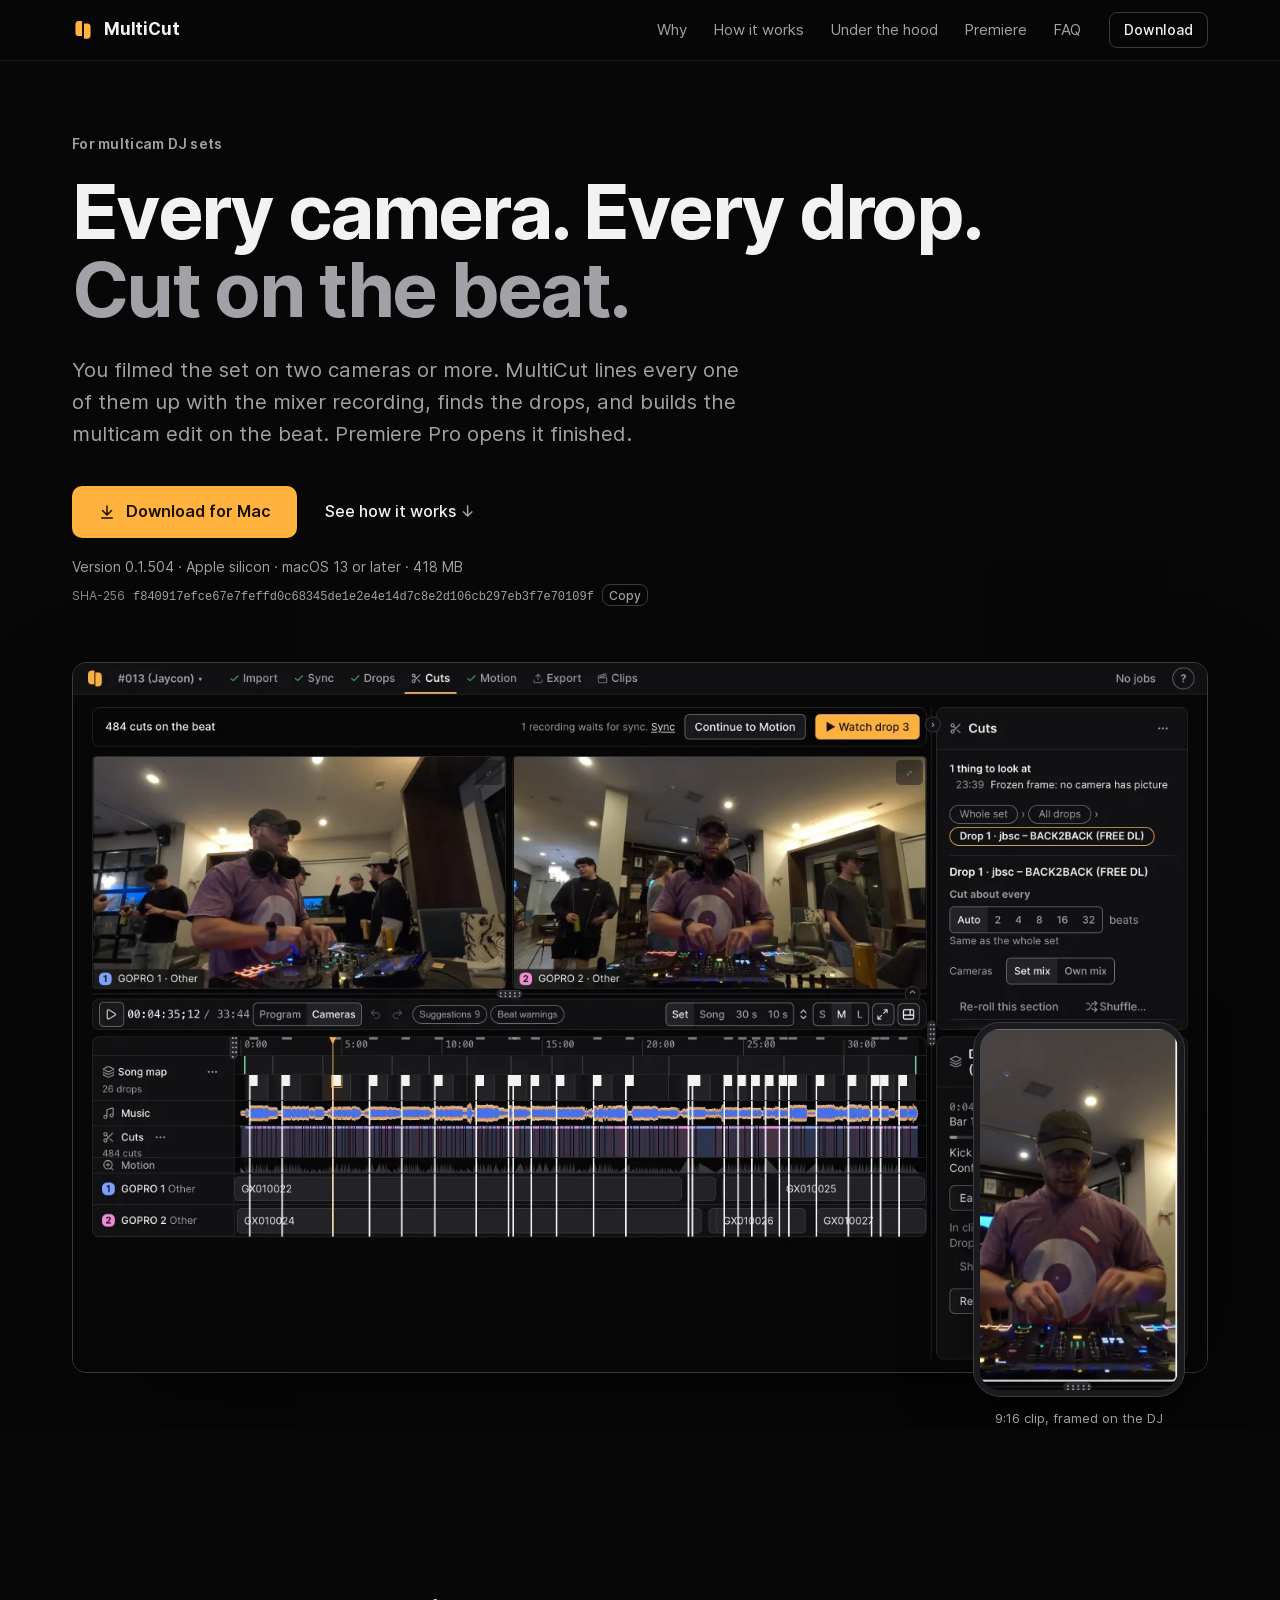
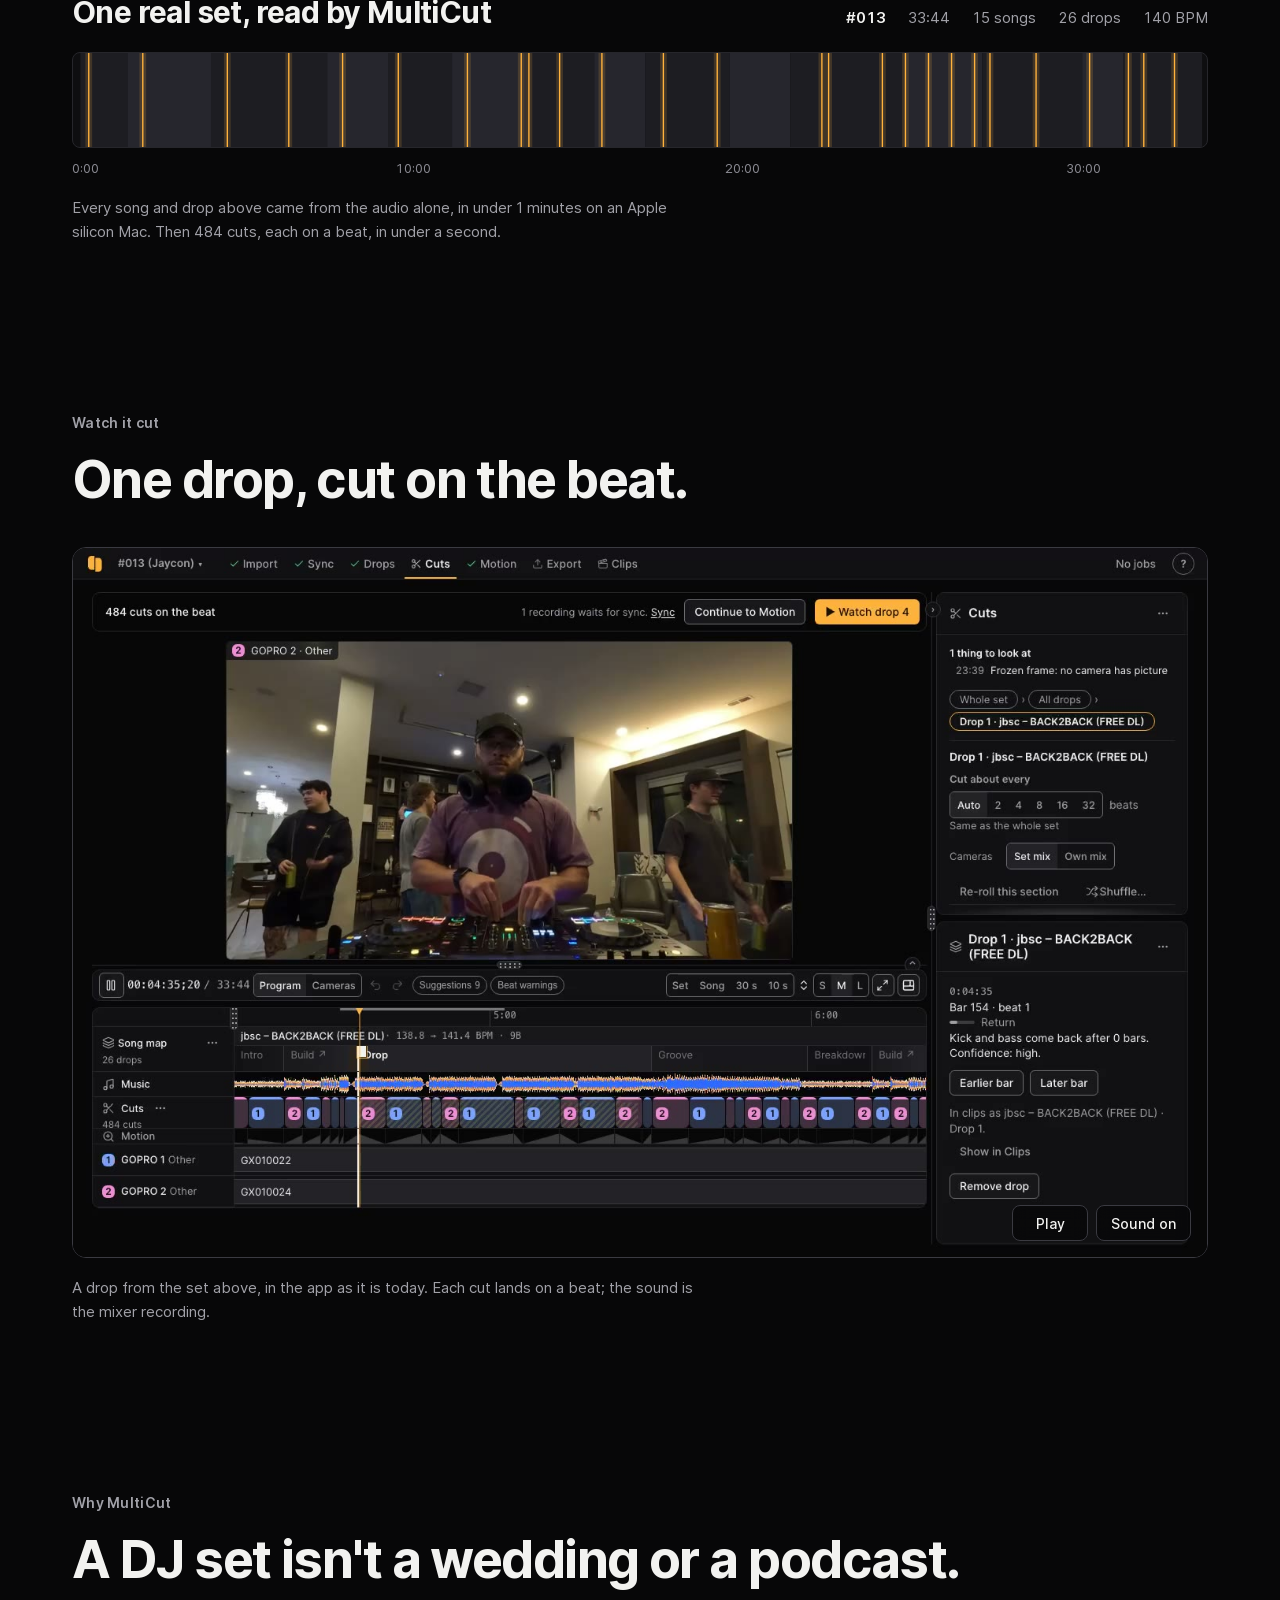
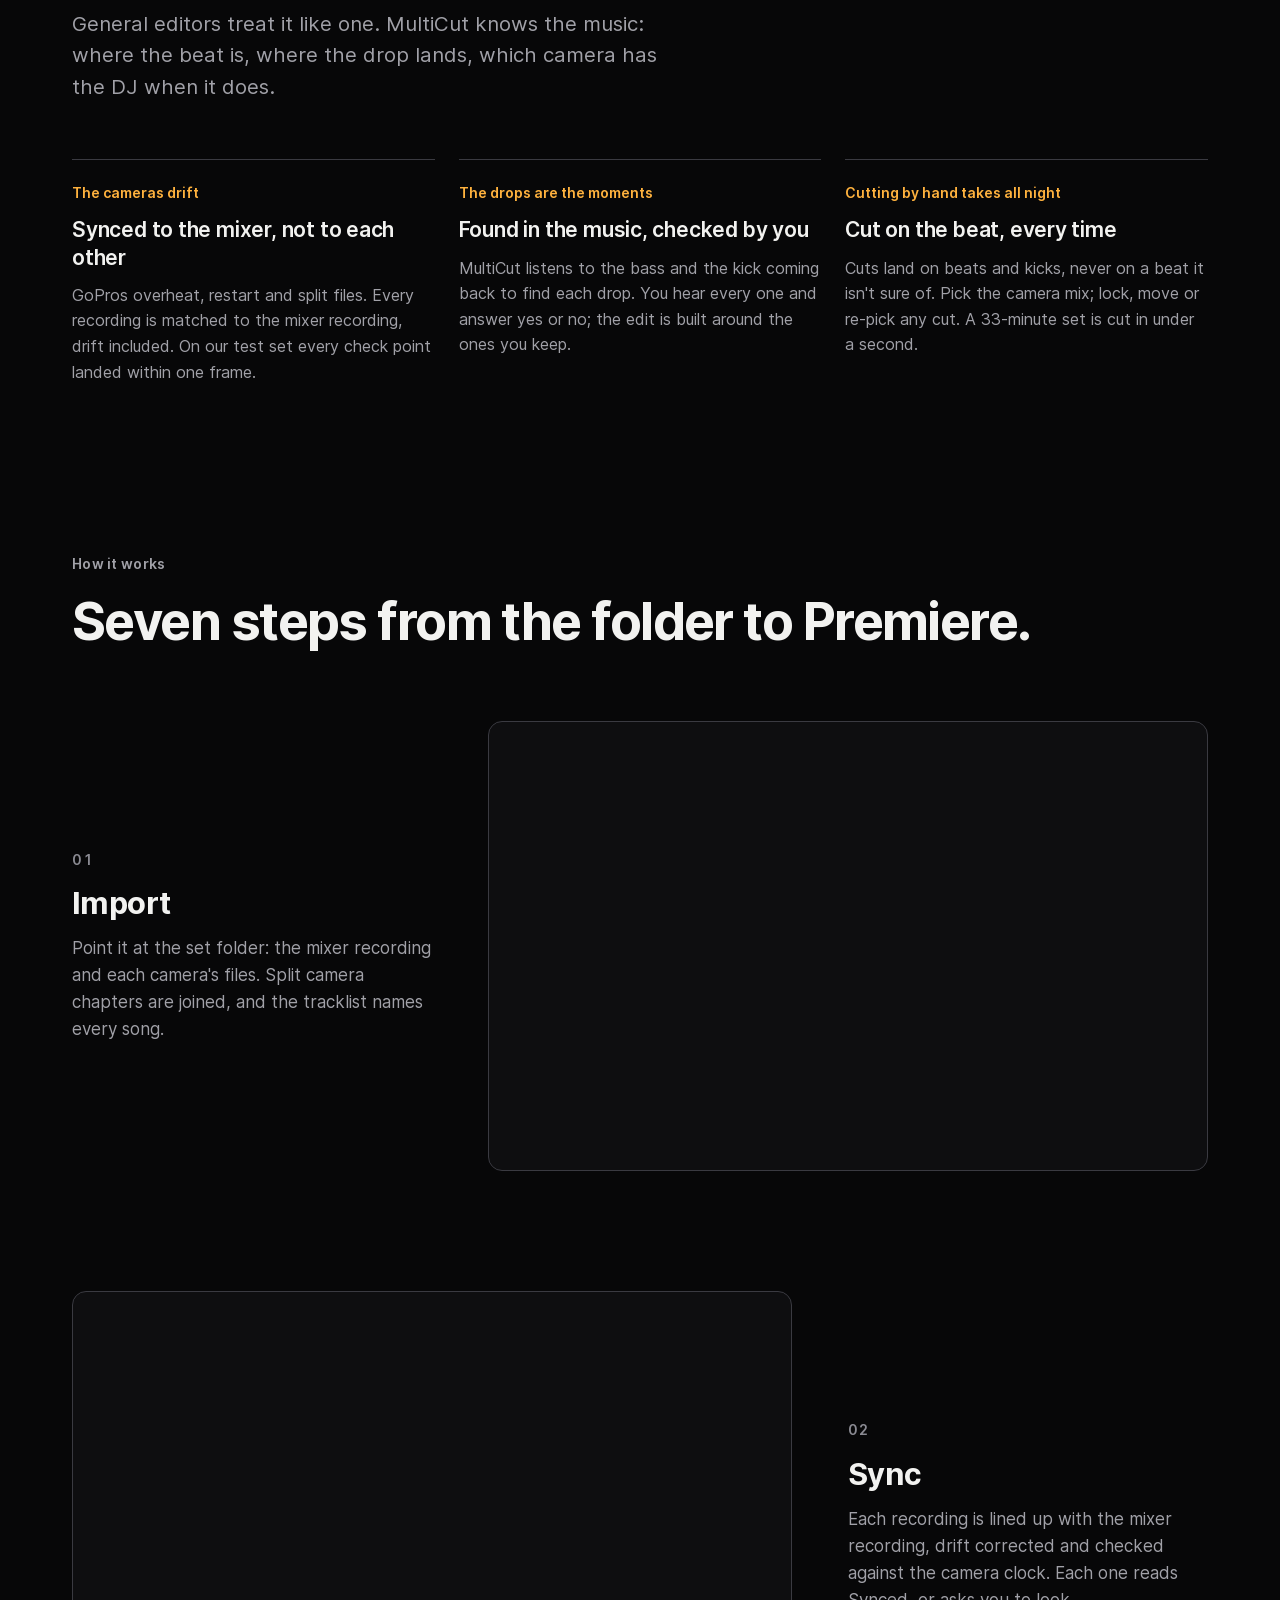
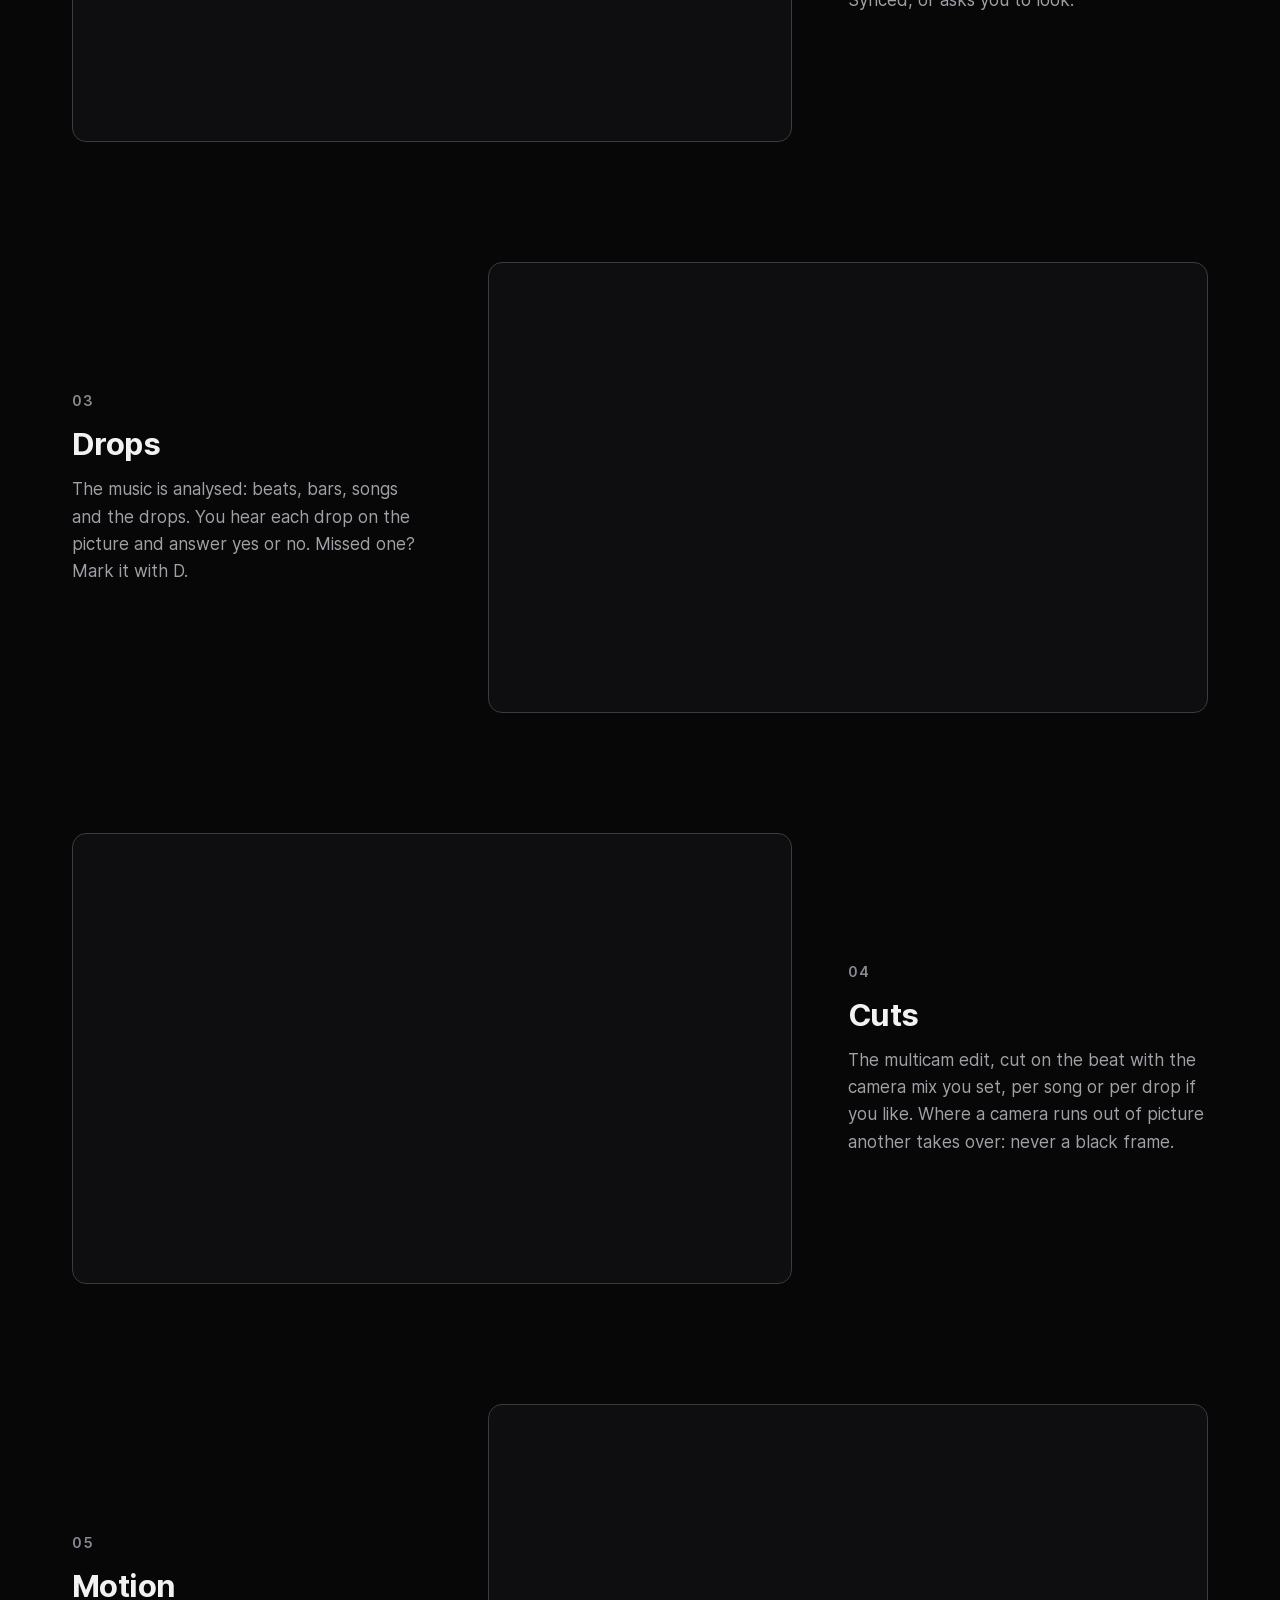
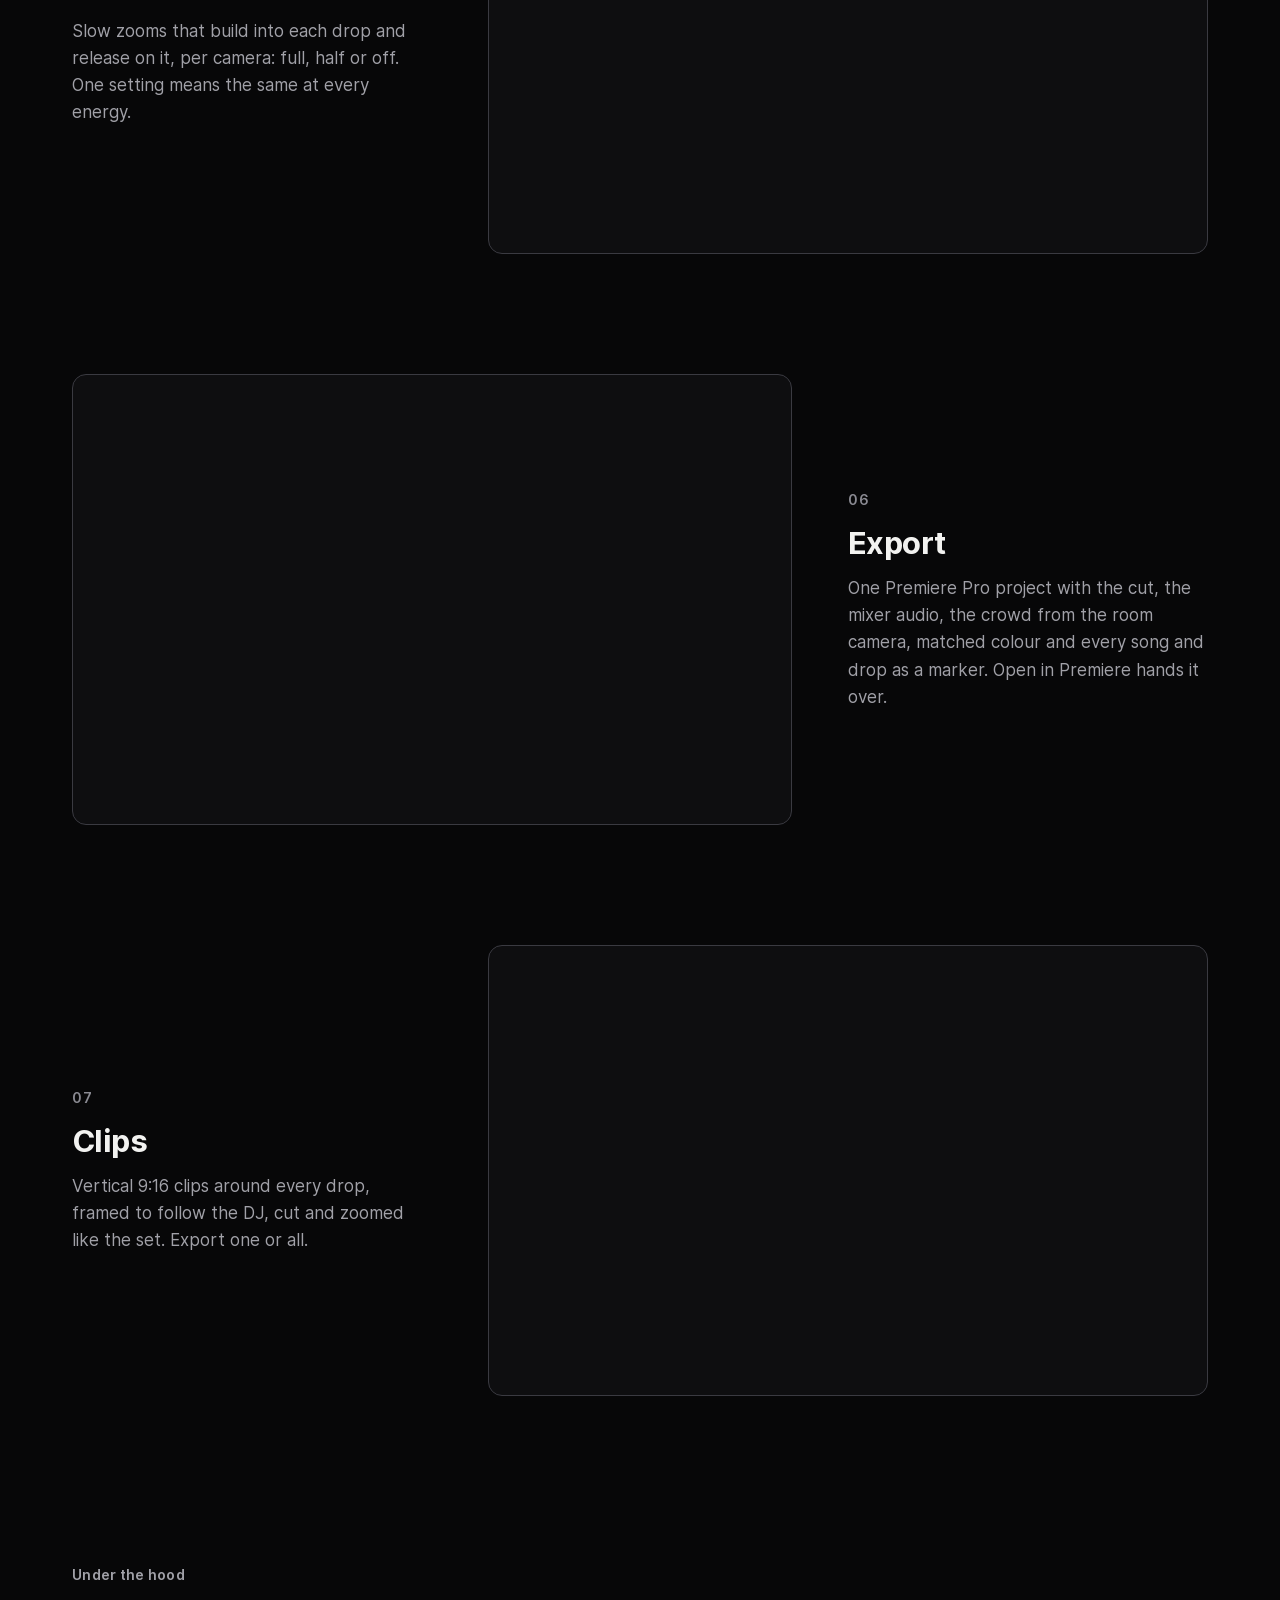
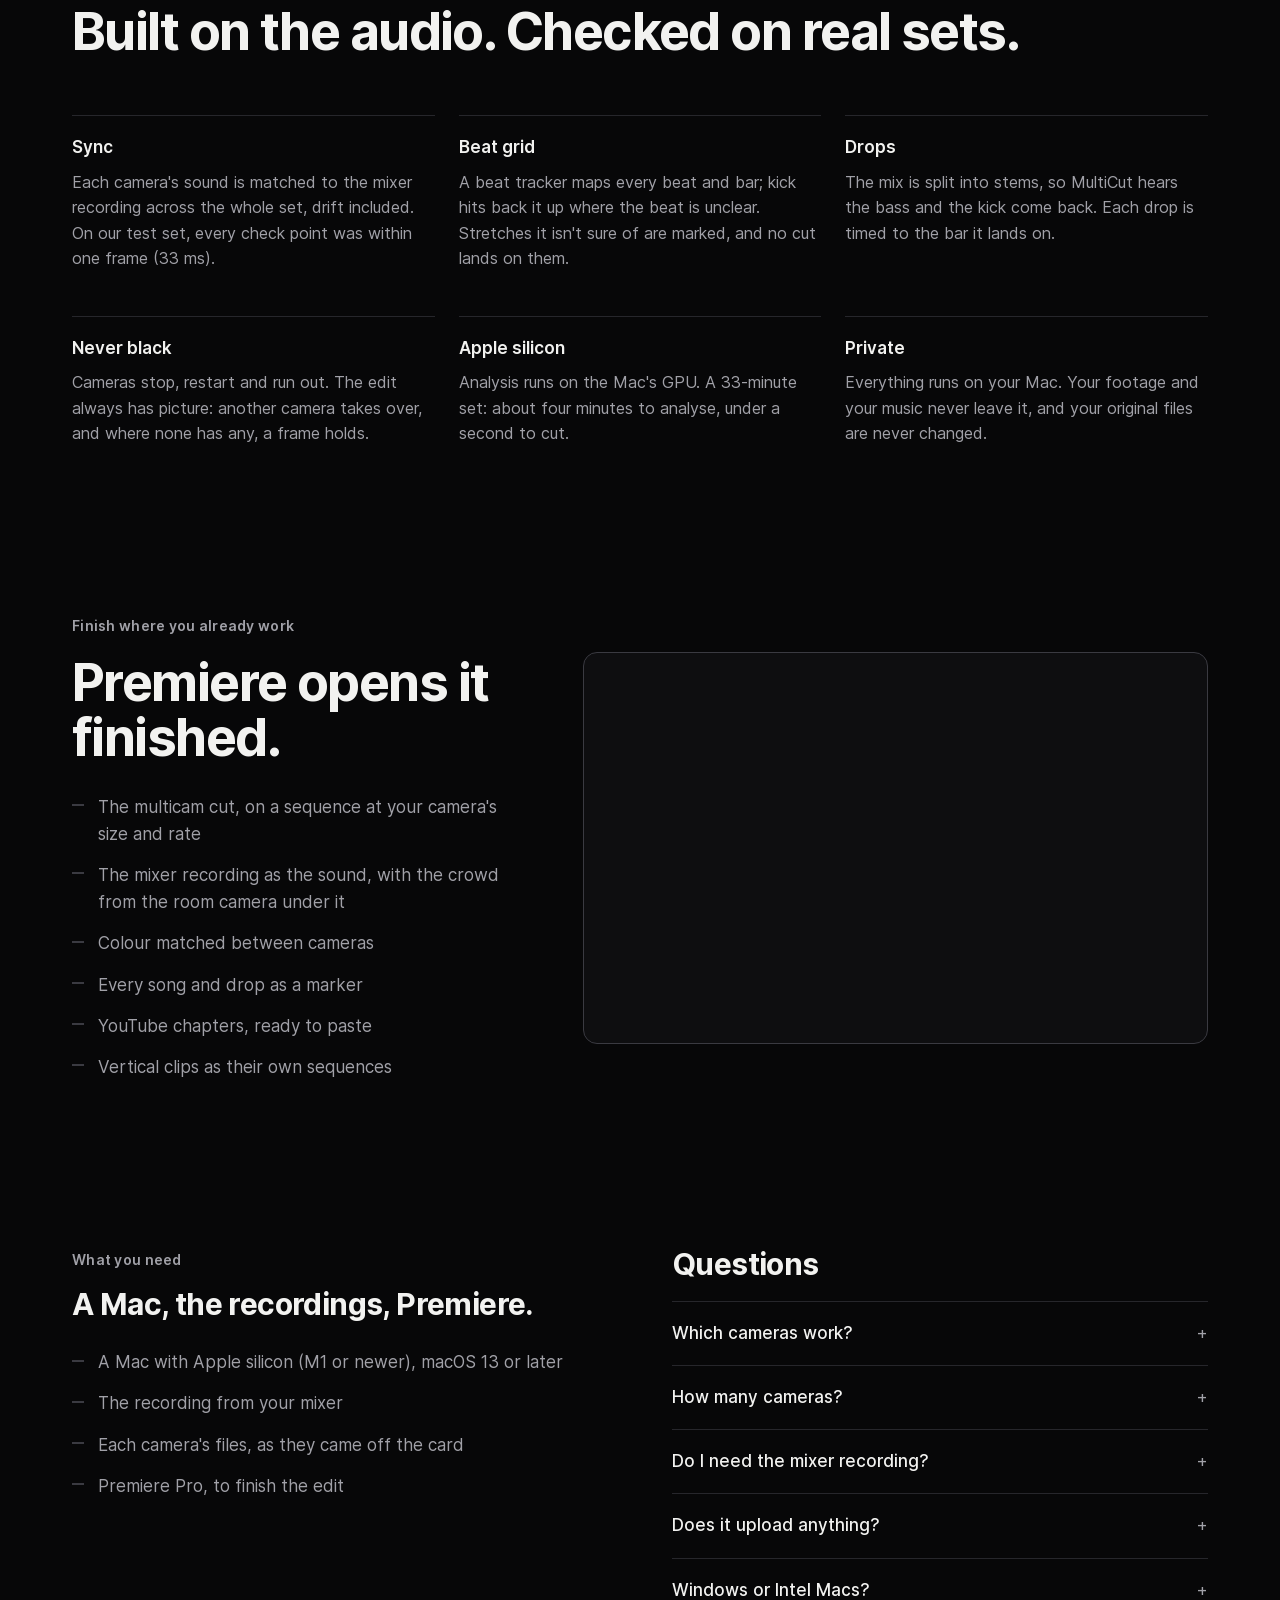
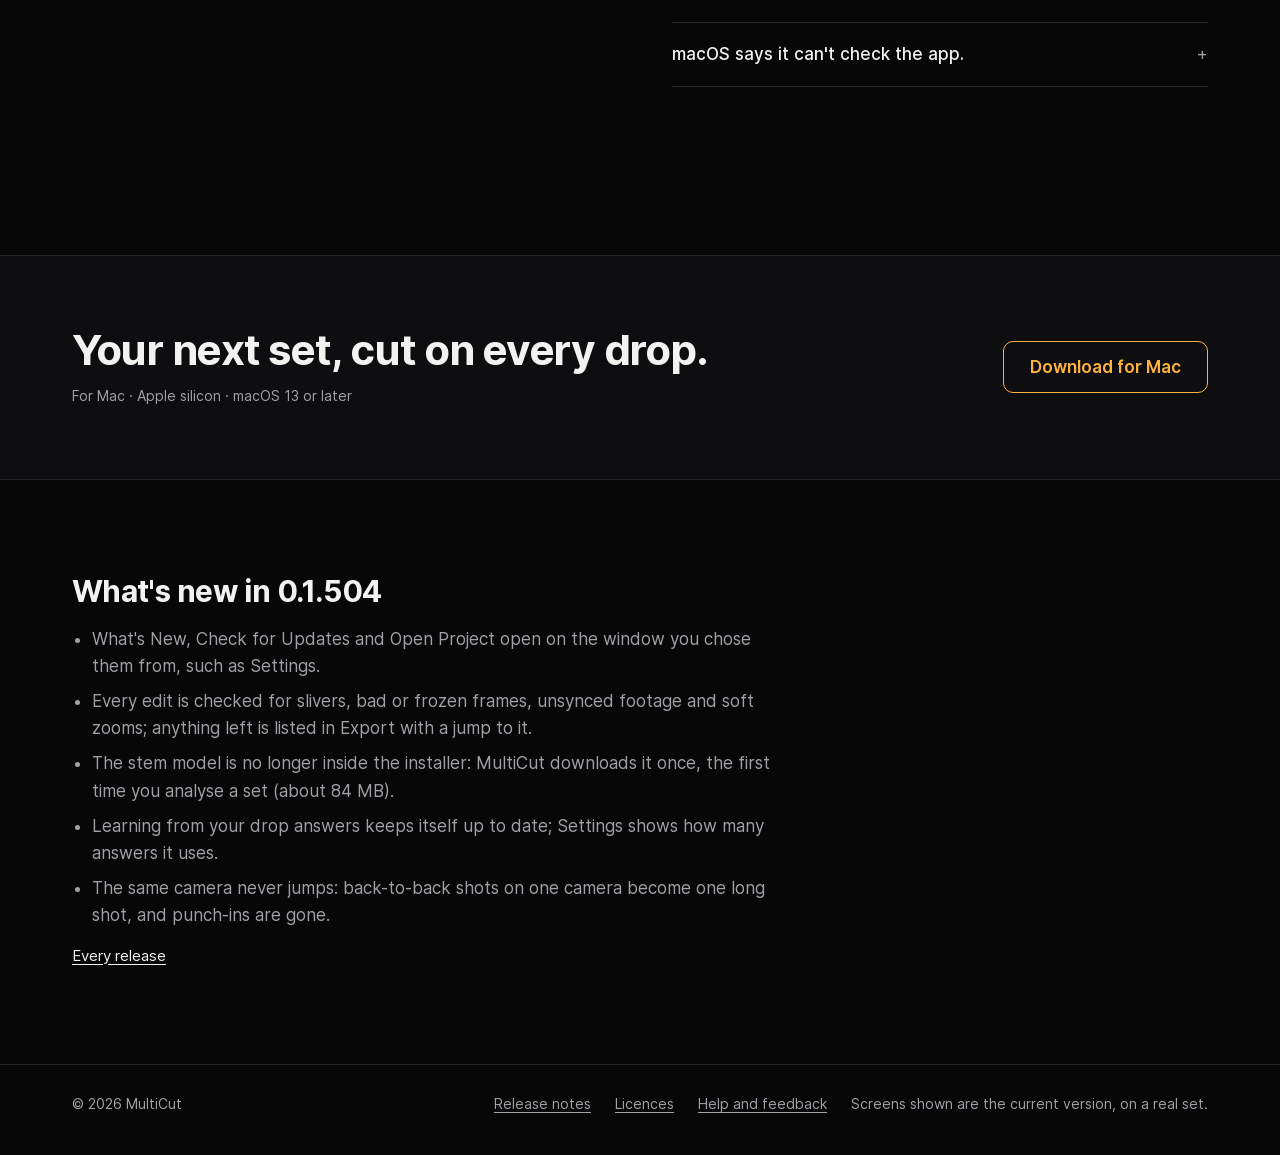
<file: docs/index.html>
<!doctype html>
<html lang="en">
<head>
<meta charset="utf-8">
<meta name="viewport" content="width=device-width, initial-scale=1">
<meta http-equiv="Content-Security-Policy" content="default-src 'self'; script-src 'self'; style-src 'self'; font-src 'self'; img-src 'self'; connect-src 'self'; object-src 'none'; base-uri 'none'">
<meta name="referrer" content="no-referrer">
<title>MultiCut · Multicam DJ sets, cut on every drop</title>
<meta name="description" content="MultiCut edits multicam DJ sets on your Mac: it syncs every camera to the mixer recording, finds the drops, cuts on the beat and hands Premiere Pro a finished multicam edit, plus vertical clips for socials.">
<link rel="canonical" href="https://aaron-wickham.github.io/multicut-releases/">
<meta property="og:type" content="website">
<meta property="og:site_name" content="MultiCut">
<meta property="og:url" content="https://aaron-wickham.github.io/multicut-releases/">
<meta property="og:title" content="MultiCut · Multicam DJ sets, cut on every drop">
<meta property="og:description" content="Every camera synced to the mixer. Every drop found. The edit cut on the beat and finished in Premiere.">
<meta property="og:image" content="https://aaron-wickham.github.io/multicut-releases/shots/cameras-1440.jpg">
<meta property="og:image:width" content="1440">
<meta property="og:image:height" content="900">
<meta property="og:image:alt" content="MultiCut on a real set: both cameras side by side on the same moment, the song map with every drop, and the cut on one timeline.">
<meta name="twitter:card" content="summary_large_image">
<meta name="twitter:title" content="MultiCut · Multicam DJ sets, cut on every drop">
<meta name="twitter:description" content="Every camera synced to the mixer. Every drop found. The edit cut on the beat and finished in Premiere.">
<meta name="twitter:image" content="https://aaron-wickham.github.io/multicut-releases/shots/cameras-1440.jpg">
<meta name="theme-color" content="#070708">
<link rel="icon" href="favicon.svg" type="image/svg+xml">
<link rel="apple-touch-icon" href="icon.png">
<link rel="preload" href="fonts/Inter-Bold.woff2" as="font" type="font/woff2" crossorigin>
<link rel="stylesheet" href="site.css">
<script src="site.js" defer></script>
</head>
<body>
<a class="skip" href="#main">Skip to content</a>
<header class="top">
  <div class="wrap top-row">
    <a class="brand" href="./" aria-label="MultiCut, home">
      <svg width="22" height="22" viewBox="0 0 256 256" aria-hidden="true"><g class="mark"><path d="M80 23H117V199H80A40 40 0 0 1 40 159V63A40 40 0 0 1 80 23Z"/><path d="M139 53H176A40 40 0 0 1 216 93V189A40 40 0 0 1 176 229H139V53Z"/></g></svg>
      <span>MultiCut</span>
    </a>
    <nav class="nav" aria-label="On this page">
      <a href="#why">Why</a>
      <a href="#how">How it works</a>
      <a href="#inside">Under the hood</a>
      <a href="#premiere">Premiere</a>
      <a href="#faq">FAQ</a>
    </nav>
    <a class="btn-quiet top-dl" href="#download-band">Download</a>
  </div>
</header>

<main id="main">
  <!-- 1. The promise -->
  <section class="hero">
    <div class="wrap hero-text">
      <p class="eyebrow">For multicam DJ sets</p>
      <h1><span class="line">Every camera. Every drop.</span><br><span class="line soft">Cut on the beat.</span></h1>
      <p class="lede">You filmed the set on two cameras or more. MultiCut lines every one of them up with the mixer recording, finds the drops, and builds the multicam edit on the beat. Premiere Pro opens it finished.</p>
      <div class="cta">
        <a class="download" id="download" href="https://github.com/Aaron-Wickham/multicut-releases/releases/latest">
          <svg width="18" height="18" viewBox="0 0 24 24" fill="none" stroke="currentColor" stroke-width="2" stroke-linecap="round" stroke-linejoin="round" aria-hidden="true"><path d="M12 4v12M6 10l6 6 6-6M5 20h14"/></svg>
          <span id="download-label">Download for Mac</span>
        </a>
        <a class="link-arrow" href="#how">See how it works</a>
      </div>
      <p class="meta" id="meta"><span class="nowrap">Apple silicon</span> · <span class="nowrap">macOS 13 or later</span></p>
      <p class="checksum" id="checksum" hidden><span class="checksum-label">SHA-256</span> <code id="checksum-value" title="Check the download with: shasum -a 256 MultiCut-*.dmg"></code> <button type="button" class="checksum-copy" id="checksum-copy">Copy</button></p>
    </div>
    <div class="wrap hero-stage">
      <figure class="window">
        <picture>
          <source type="image/webp" srcset="shots/cameras-1440.webp 1440w, shots/cameras.webp 2880w" sizes="(min-width: 1200px) 1136px, calc(100vw - 32px)">
          <img src="shots/cameras.jpg" srcset="shots/cameras-1440.jpg 1440w, shots/cameras.jpg 2880w" sizes="(min-width: 1200px) 1136px, calc(100vw - 32px)" width="2880" height="1800" alt="MultiCut's Cuts step on a real set: both cameras side by side on the same moment, the song map with every drop, the cut and each camera's footage on one timeline." fetchpriority="high" decoding="async">
        </picture>
      </figure>
      <figure class="phone" aria-label="A vertical clip">
        <div class="phone-screen" role="img" aria-label="A 9:16 clip from the same set, framed on the DJ"></div>
        <figcaption>9:16 clip, framed on the DJ</figcaption>
      </figure>
    </div>
  </section>

  <!-- 2. The signature: one real set -->
  <section class="wrap set" aria-labelledby="set-title">
    <div class="set-head">
      <h2 id="set-title" class="h-small">One real set, read by MultiCut</h2>
      <p class="set-facts" id="set-facts"><span>#013</span><span>33:44</span><span>15 songs</span><span>23 drops</span><span>140 BPM</span></p>
    </div>
    <div class="strip" id="strip" role="img" aria-label="The set's 15 songs as a strip across its 33 minutes, with its 23 drops marked."></div>
    <div class="strip-scale" id="strip-scale" aria-hidden="true"></div>
    <p class="caption" id="set-caption">Every song and drop above came from the audio alone, in minutes on an Apple silicon Mac. Then the whole edit, each cut on a beat, in under a second.</p>
  </section>

  <!-- 2b. The video: a drop as the app cuts it, retaken each release -->
  <section class="wrap watch" aria-labelledby="watch-title">
    <p class="eyebrow">Watch it cut</p>
    <h2 id="watch-title">One drop, cut on the beat.</h2>
    <figure class="window watch-frame">
      <video id="drop-video" src="shots/drop.mp4" poster="shots/drop.jpg" width="1440" height="900" muted loop playsinline controls preload="none"
        aria-label="MultiCut playing through a drop of a real set: the program monitor cuts between both cameras on the beat as the cuts slide past the playhead."></video>
      <div class="video-controls" id="video-controls" hidden>
        <button type="button" class="video-btn" id="playpause">Play</button>
        <button type="button" class="video-btn" id="sound" aria-pressed="false">Sound on</button>
      </div>
    </figure>
    <p class="caption">A drop from the set above, in the app as it is today. Each cut lands on a beat; the sound is the mixer recording.</p>
  </section>

  <!-- 3. Why -->
  <section class="wrap why" id="why" aria-labelledby="why-title">
    <p class="eyebrow">Why MultiCut</p>
    <h2 id="why-title">A DJ set isn't a wedding or a podcast.</h2>
    <p class="lede narrow">General editors treat it like one. MultiCut knows the music: where the beat is, where the drop lands, which camera has the DJ when it does.</p>
    <div class="why-grid">
      <article class="why-card">
        <span class="why-k">The cameras drift</span>
        <h3>Synced to the mixer, not to each other</h3>
        <p>GoPros overheat, restart and split files. Every recording is matched to the mixer recording, drift included. On our test set every check point landed within one frame.</p>
      </article>
      <article class="why-card">
        <span class="why-k">The drops are the moments</span>
        <h3>Found in the music, checked by you</h3>
        <p>MultiCut listens to the bass and the kick coming back to find each drop. You hear every one and answer yes or no; the edit is built around the ones you keep.</p>
      </article>
      <article class="why-card">
        <span class="why-k">Cutting by hand takes all night</span>
        <h3>Cut on the beat, every time</h3>
        <p>Cuts land on beats and kicks, never on a beat it isn't sure of. Pick the camera mix; lock, move or re-pick any cut. A 33-minute set is cut in under a second.</p>
      </article>
    </div>
  </section>

  <!-- 4. How it works -->
  <section class="how" id="how" aria-labelledby="how-title">
    <div class="wrap">
      <p class="eyebrow">How it works</p>
      <h2 id="how-title">Seven steps from the folder to Premiere.</h2>
    </div>
    <ol class="wrap steps">
      <li class="step">
        <div class="step-text">
          <span class="step-n">01</span>
          <h3>Import</h3>
          <p>Point it at the set folder: the mixer recording and each camera's files. Split camera chapters are joined, and the tracklist names every song.</p>
        </div>
        <figure class="window">
          <picture>
            <source type="image/webp" srcset="shots/import-1440.webp 1440w, shots/import.webp 2880w" sizes="(min-width: 1200px) 720px, (min-width: 900px) 62vw, calc(100vw - 32px)">
            <img src="shots/import.jpg" srcset="shots/import-1440.jpg 1440w, shots/import.jpg 2880w" sizes="(min-width: 1200px) 720px, (min-width: 900px) 62vw, calc(100vw - 32px)" width="2880" height="1800" alt="The Import step: the mixer recording, both cameras and the tracklist from the set folder." loading="lazy" decoding="async">
          </picture>
        </figure>
      </li>
      <li class="step">
        <div class="step-text">
          <span class="step-n">02</span>
          <h3>Sync</h3>
          <p>Each recording is lined up with the mixer recording, drift corrected and checked against the camera clock. Each one reads Synced, or asks you to look.</p>
        </div>
        <figure class="window">
          <picture>
            <source type="image/webp" srcset="shots/sync-1440.webp 1440w, shots/sync.webp 2880w" sizes="(min-width: 1200px) 720px, (min-width: 900px) 62vw, calc(100vw - 32px)">
            <img src="shots/sync.jpg" srcset="shots/sync-1440.jpg 1440w, shots/sync.jpg 2880w" sizes="(min-width: 1200px) 720px, (min-width: 900px) 62vw, calc(100vw - 32px)" width="2880" height="1800" alt="The Sync step: every camera recording lined up with the mixer recording, each marked Synced." loading="lazy" decoding="async">
          </picture>
        </figure>
      </li>
      <li class="step">
        <div class="step-text">
          <span class="step-n">03</span>
          <h3>Drops</h3>
          <p>The music is analysed: beats, bars, songs and the drops. You hear each drop on the picture and answer yes or no. Missed one? Mark it with D.</p>
        </div>
        <figure class="window">
          <picture>
            <source type="image/webp" srcset="shots/drops-1440.webp 1440w, shots/drops.webp 2880w" sizes="(min-width: 1200px) 720px, (min-width: 900px) 62vw, calc(100vw - 32px)">
            <img src="shots/drops.jpg" srcset="shots/drops-1440.jpg 1440w, shots/drops.jpg 2880w" sizes="(min-width: 1200px) 720px, (min-width: 900px) 62vw, calc(100vw - 32px)" width="2880" height="1800" alt="The Drops step: a drop to check with yes or no, the song map and the mixer's waveform." loading="lazy" decoding="async">
          </picture>
        </figure>
      </li>
      <li class="step">
        <div class="step-text">
          <span class="step-n">04</span>
          <h3>Cuts</h3>
          <p>The multicam edit, cut on the beat with the camera mix you set, per song or per drop if you like. Where a camera runs out of picture another takes over: never a black frame.</p>
        </div>
        <figure class="window">
          <picture>
            <source type="image/webp" srcset="shots/cuts-1440.webp 1440w, shots/cuts.webp 2880w" sizes="(min-width: 1200px) 720px, (min-width: 900px) 62vw, calc(100vw - 32px)">
            <img src="shots/cuts.jpg" srcset="shots/cuts-1440.jpg 1440w, shots/cuts.jpg 2880w" sizes="(min-width: 1200px) 720px, (min-width: 900px) 62vw, calc(100vw - 32px)" width="2880" height="1800" alt="The Cuts step: the program monitor on a drop, the song map and the cut on the beat." loading="lazy" decoding="async">
          </picture>
        </figure>
      </li>
      <li class="step">
        <div class="step-text">
          <span class="step-n">05</span>
          <h3>Motion</h3>
          <p>Slow zooms that build into each drop and release on it, per camera: full, half or off. One setting means the same at every energy.</p>
        </div>
        <figure class="window">
          <picture>
            <source type="image/webp" srcset="shots/motion-1440.webp 1440w, shots/motion.webp 2880w" sizes="(min-width: 1200px) 720px, (min-width: 900px) 62vw, calc(100vw - 32px)">
            <img src="shots/motion.jpg" srcset="shots/motion-1440.jpg 1440w, shots/motion.jpg 2880w" sizes="(min-width: 1200px) 720px, (min-width: 900px) 62vw, calc(100vw - 32px)" width="2880" height="1800" alt="The Motion step: zooms that build into each drop, set per drop." loading="lazy" decoding="async">
          </picture>
        </figure>
      </li>
      <li class="step">
        <div class="step-text">
          <span class="step-n">06</span>
          <h3>Export</h3>
          <p>One Premiere Pro project with the cut, the mixer audio, the crowd from the room camera, matched colour and every song and drop as a marker. Open in Premiere hands it over.</p>
        </div>
        <figure class="window">
          <picture>
            <source type="image/webp" srcset="shots/export-1440.webp 1440w, shots/export.webp 2880w" sizes="(min-width: 1200px) 720px, (min-width: 900px) 62vw, calc(100vw - 32px)">
            <img src="shots/export.jpg" srcset="shots/export-1440.jpg 1440w, shots/export.jpg 2880w" sizes="(min-width: 1200px) 720px, (min-width: 900px) 62vw, calc(100vw - 32px)" width="2880" height="1800" alt="The Export step: exported to Premiere, with Open in Premiere and the YouTube chapters." loading="lazy" decoding="async">
          </picture>
        </figure>
      </li>
      <li class="step">
        <div class="step-text">
          <span class="step-n">07</span>
          <h3>Clips</h3>
          <p>Vertical 9:16 clips around every drop, framed to follow the DJ, cut and zoomed like the set. Export one or all.</p>
        </div>
        <figure class="window">
          <picture>
            <source type="image/webp" srcset="shots/clip-1440.webp 1440w, shots/clip.webp 2880w" sizes="(min-width: 1200px) 720px, (min-width: 900px) 62vw, calc(100vw - 32px)">
            <img src="shots/clip.jpg" srcset="shots/clip-1440.jpg 1440w, shots/clip.jpg 2880w" sizes="(min-width: 1200px) 720px, (min-width: 900px) 62vw, calc(100vw - 32px)" width="2880" height="1800" alt="A vertical clip around a drop: the 9:16 frame on the DJ and the clip's own cuts." loading="lazy" decoding="async">
          </picture>
        </figure>
      </li>
    </ol>
  </section>

  <!-- 5. Under the hood -->
  <section class="wrap inside" id="inside" aria-labelledby="inside-title">
    <p class="eyebrow">Under the hood</p>
    <h2 id="inside-title">Built on the audio. Checked on real sets.</h2>
    <dl class="facts">
      <div class="fact"><dt>Sync</dt><dd>Each camera's sound is matched to the mixer recording across the whole set, drift included. On our test set, every check point was within one frame (33 ms).</dd></div>
      <div class="fact"><dt>Beat grid</dt><dd>A beat tracker maps every beat and bar; kick hits back it up where the beat is unclear. Stretches it isn't sure of are marked, and no cut lands on them.</dd></div>
      <div class="fact"><dt>Drops</dt><dd>The mix is split into stems, so MultiCut hears the bass and the kick come back. Each drop is timed to the bar it lands on.</dd></div>
      <div class="fact"><dt>Never black</dt><dd>Cameras stop, restart and run out. The edit always has picture: another camera takes over, and where none has any, a frame holds.</dd></div>
      <div class="fact"><dt>Apple silicon</dt><dd>Analysis runs on the Mac's GPU. A 33-minute set: about four minutes to analyse, under a second to cut.</dd></div>
      <div class="fact"><dt>Private</dt><dd>Everything runs on your Mac. Your footage and your music never leave it, and your original files are never changed.</dd></div>
    </dl>
  </section>

  <!-- 6. Premiere and clips -->
  <section class="wrap premiere" id="premiere" aria-labelledby="premiere-title">
    <div class="split">
      <div>
        <p class="eyebrow">Finish where you already work</p>
        <h2 id="premiere-title">Premiere opens it finished.</h2>
        <ul class="ticks">
          <li>The multicam cut, on a sequence at your camera's size and rate</li>
          <li>The mixer recording as the sound, with the crowd from the room camera under it</li>
          <li>Colour matched between cameras</li>
          <li>Every song and drop as a marker</li>
          <li>YouTube chapters, ready to paste</li>
          <li>Vertical clips as their own sequences</li>
        </ul>
      </div>
      <figure class="window">
          <picture>
            <source type="image/webp" srcset="shots/export-1440.webp 1440w, shots/export.webp 2880w" sizes="(min-width: 1200px) 626px, (min-width: 900px) 55vw, calc(100vw - 32px)">
            <img src="shots/export.jpg" srcset="shots/export-1440.jpg 1440w, shots/export.jpg 2880w" sizes="(min-width: 1200px) 626px, (min-width: 900px) 55vw, calc(100vw - 32px)" width="2880" height="1800" alt="Exported to Premiere: the file, Open in Premiere and Show in Finder." loading="lazy" decoding="async">
          </picture>
        </figure>
    </div>
  </section>

  <!-- 7. Needs + FAQ -->
  <section class="wrap faq" id="faq" aria-labelledby="faq-title">
    <div class="split split-top">
      <div>
        <p class="eyebrow">What you need</p>
        <h2 class="h-small">A Mac, the recordings, Premiere.</h2>
        <ul class="ticks">
          <li>A Mac with Apple silicon (M1 or newer), macOS 13 or later</li>
          <li>The recording from your mixer</li>
          <li>Each camera's files, as they came off the card</li>
          <li>Premiere Pro, to finish the edit</li>
        </ul>
      </div>
      <div>
        <h2 id="faq-title" class="h-small">Questions</h2>
        <details><summary>Which cameras work?</summary><p>Any camera that records sound: MultiCut syncs by the sound it hears. It's tested on GoPro HERO13 Blacks, including files split into chapters and cameras that restarted mid-set.</p></details>
        <details><summary>How many cameras?</summary><p>As many as you filmed with. Sets are tested on two; the number keys put any of the first six on a cut.</p></details>
        <details><summary>Do I need the mixer recording?</summary><p>Yes. It's the clock everything syncs to and the sound of the finished edit.</p></details>
        <details><summary>Does it upload anything?</summary><p>No. Your footage and your music never leave your Mac: all the analysis and editing happens on it. MultiCut goes online only to check for a new version, to fetch its analysis models if they are missing, and to read a SoundCloud tracklist when you give it a link.</p></details>
        <details><summary>Windows or Intel Macs?</summary><p>Not yet: Apple silicon Macs only.</p></details>
        <details><summary>macOS says it can't check the app.</summary><p>MultiCut isn't signed with Apple yet. The first time you open each version, open System Settings › Privacy &amp; Security and choose Open Anyway. You do that once for every update you install; new versions come out at most once a day.</p></details>
      </div>
    </div>
  </section>

  <!-- 8. Download -->
  <section class="band" id="download-band" aria-labelledby="band-title">
    <div class="wrap band-row">
      <div>
        <h2 id="band-title">Your next set, cut on every drop.</h2>
        <p class="meta" id="meta-2">For Mac · Apple silicon · macOS 13 or later</p>
      </div>
      <a class="btn-outline" id="download-2" href="https://github.com/Aaron-Wickham/multicut-releases/releases/latest">Download for Mac</a>
    </div>
  </section>

  <section class="wrap notes" id="notes" data-notes hidden aria-labelledby="notes-title">
    <h2 id="notes-title" class="h-small">Release notes</h2>
    <ul id="notes-list"></ul>
    <p><a href="https://github.com/Aaron-Wickham/multicut-releases/releases">Every release</a></p>
  </section>
</main>

<footer class="foot">
  <div class="wrap foot-row">
    <span>© 2026 MultiCut</span>
    <span class="grow"></span>
    <a href="#notes" data-notes hidden>Release notes</a>
    <a href="licences.html">Licences</a>
    <a href="https://github.com/Aaron-Wickham/multicut-releases/issues">Help and feedback</a>
    <span>Screens shown are the current version, on a real set.</span>
  </div>
</footer>
</body>
</html>
</file>
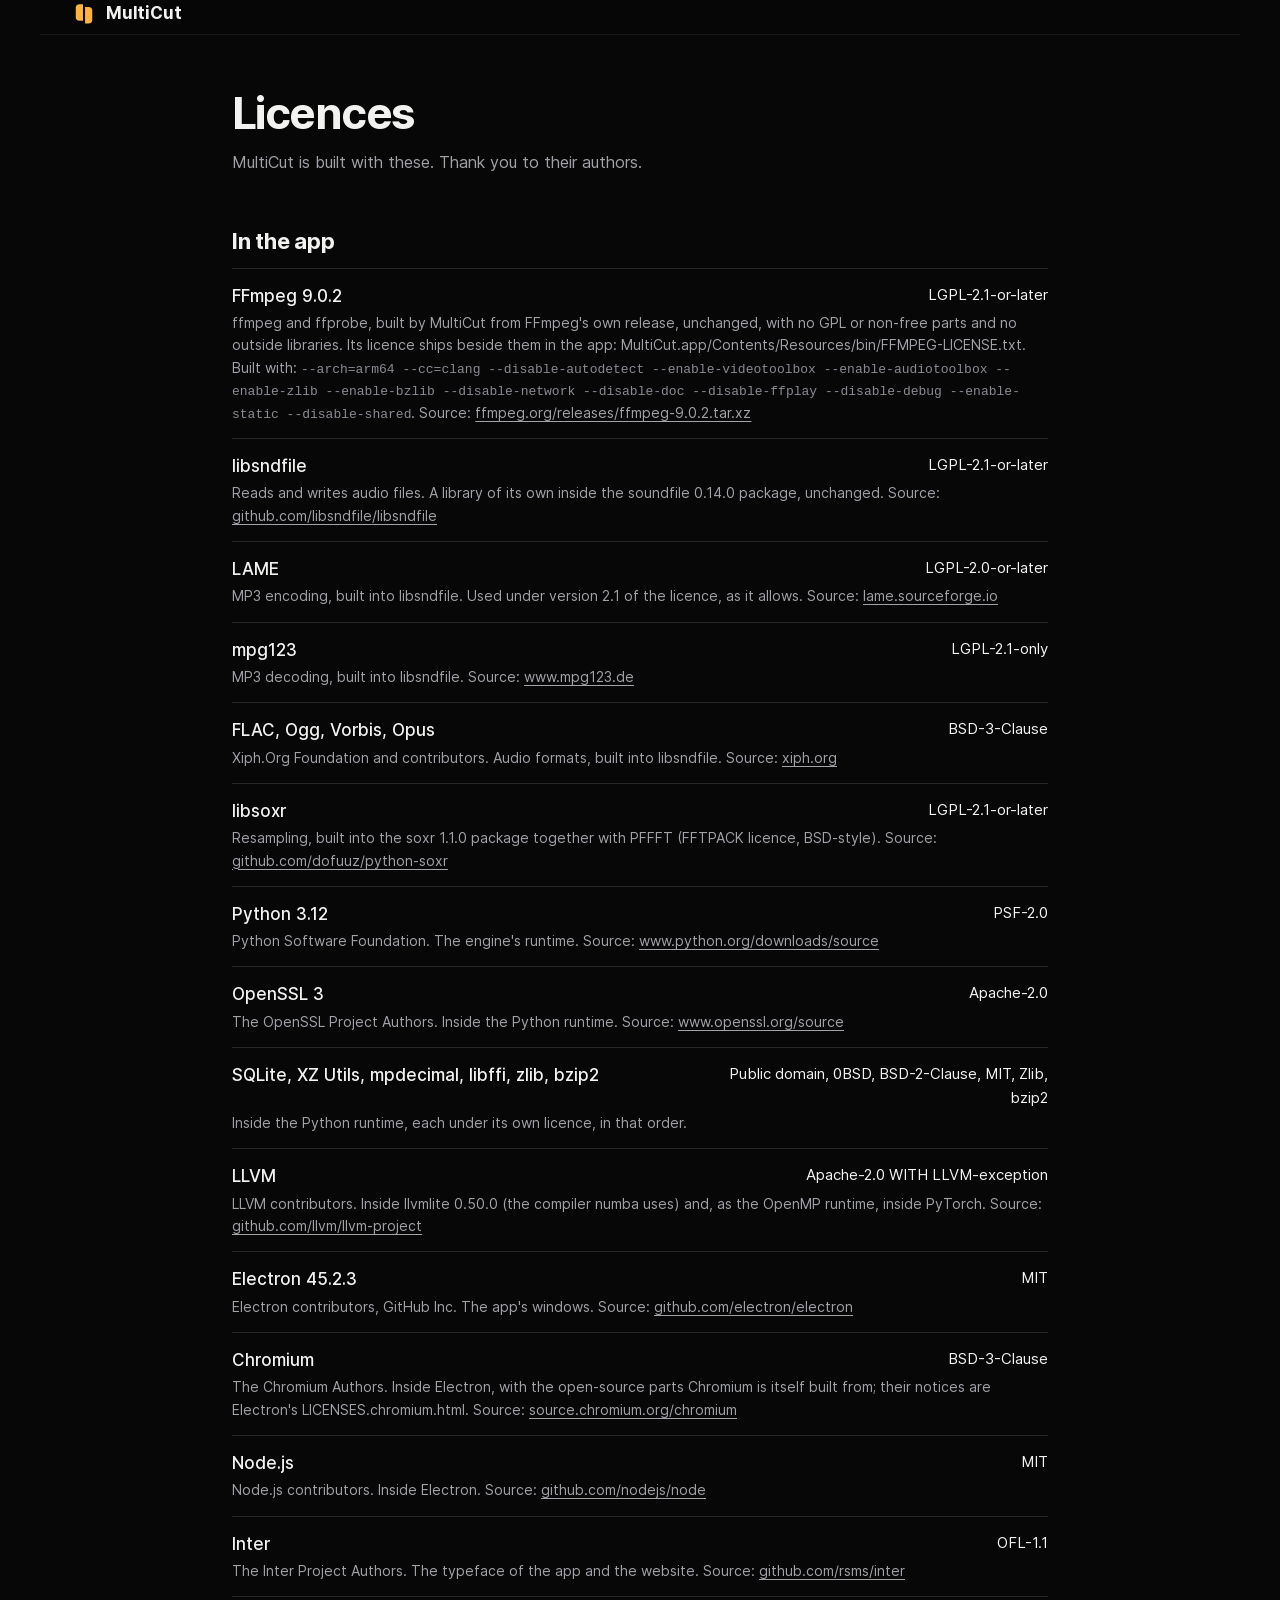
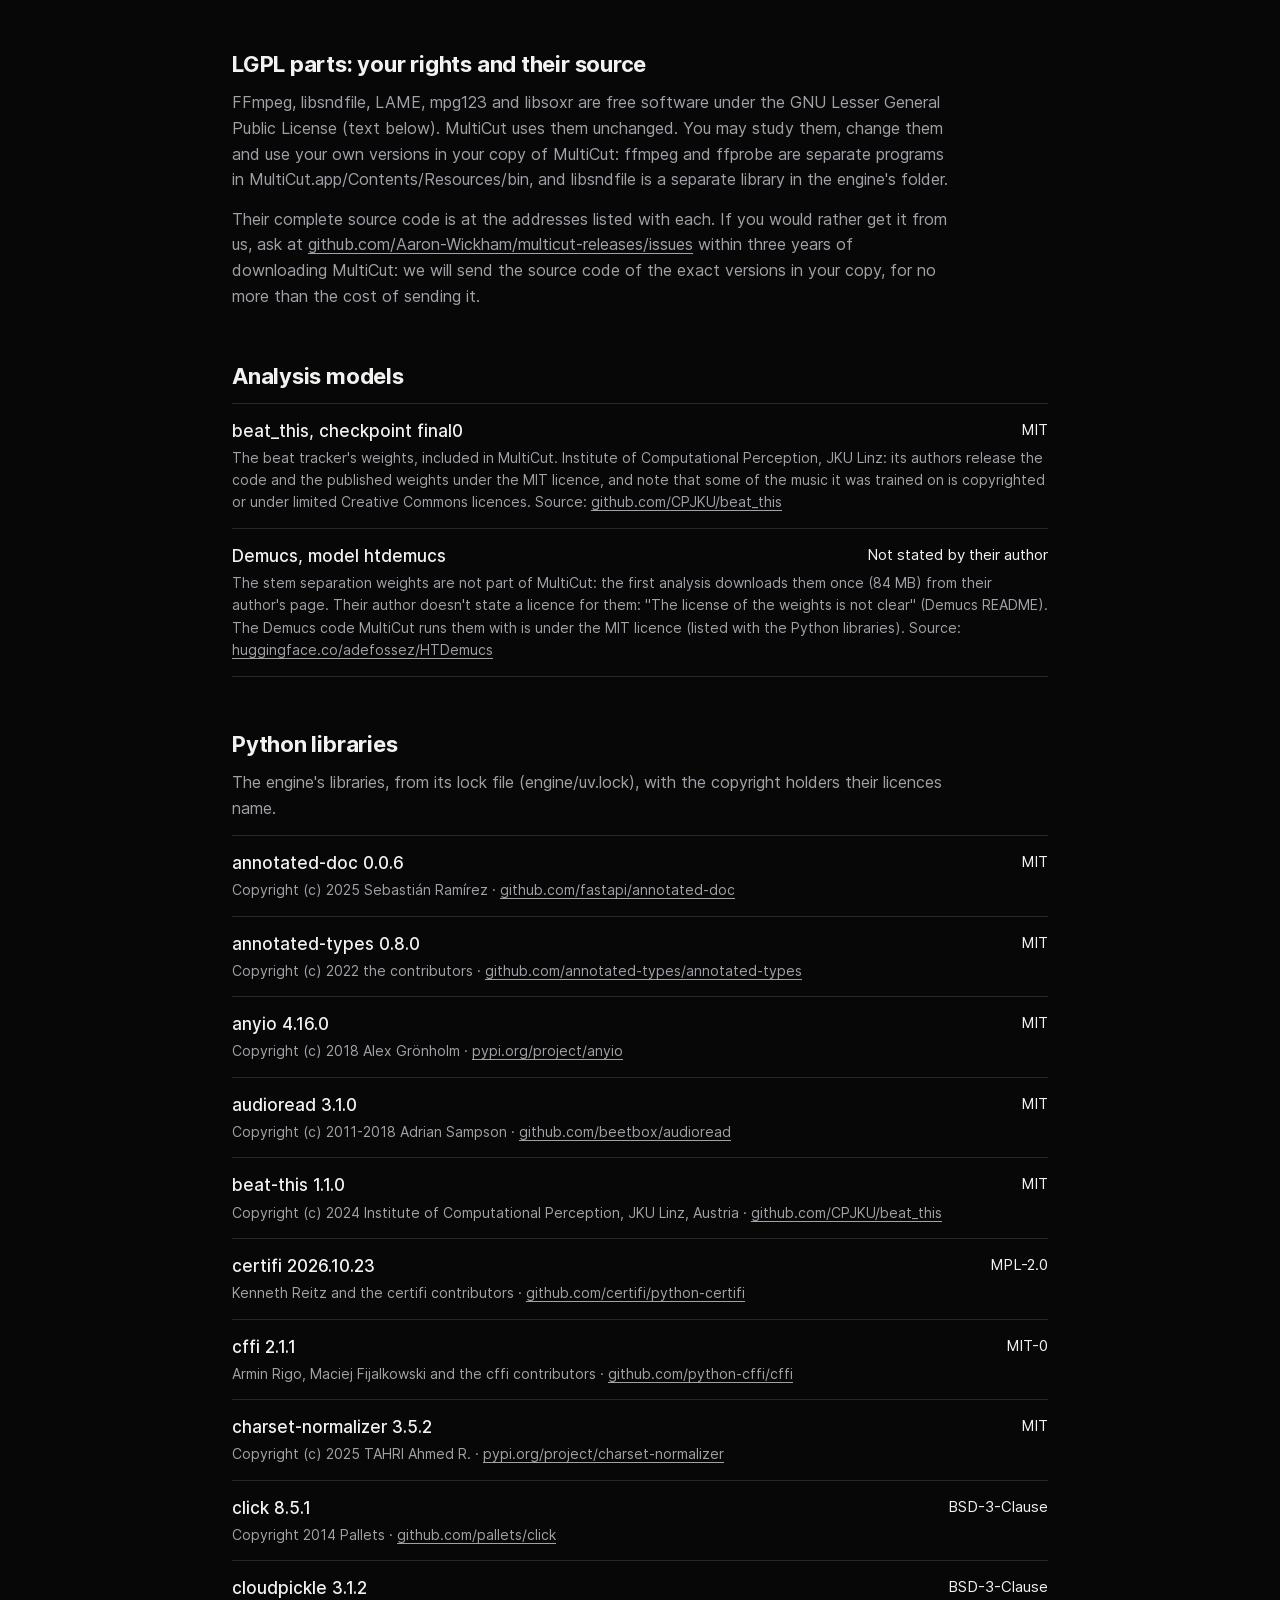
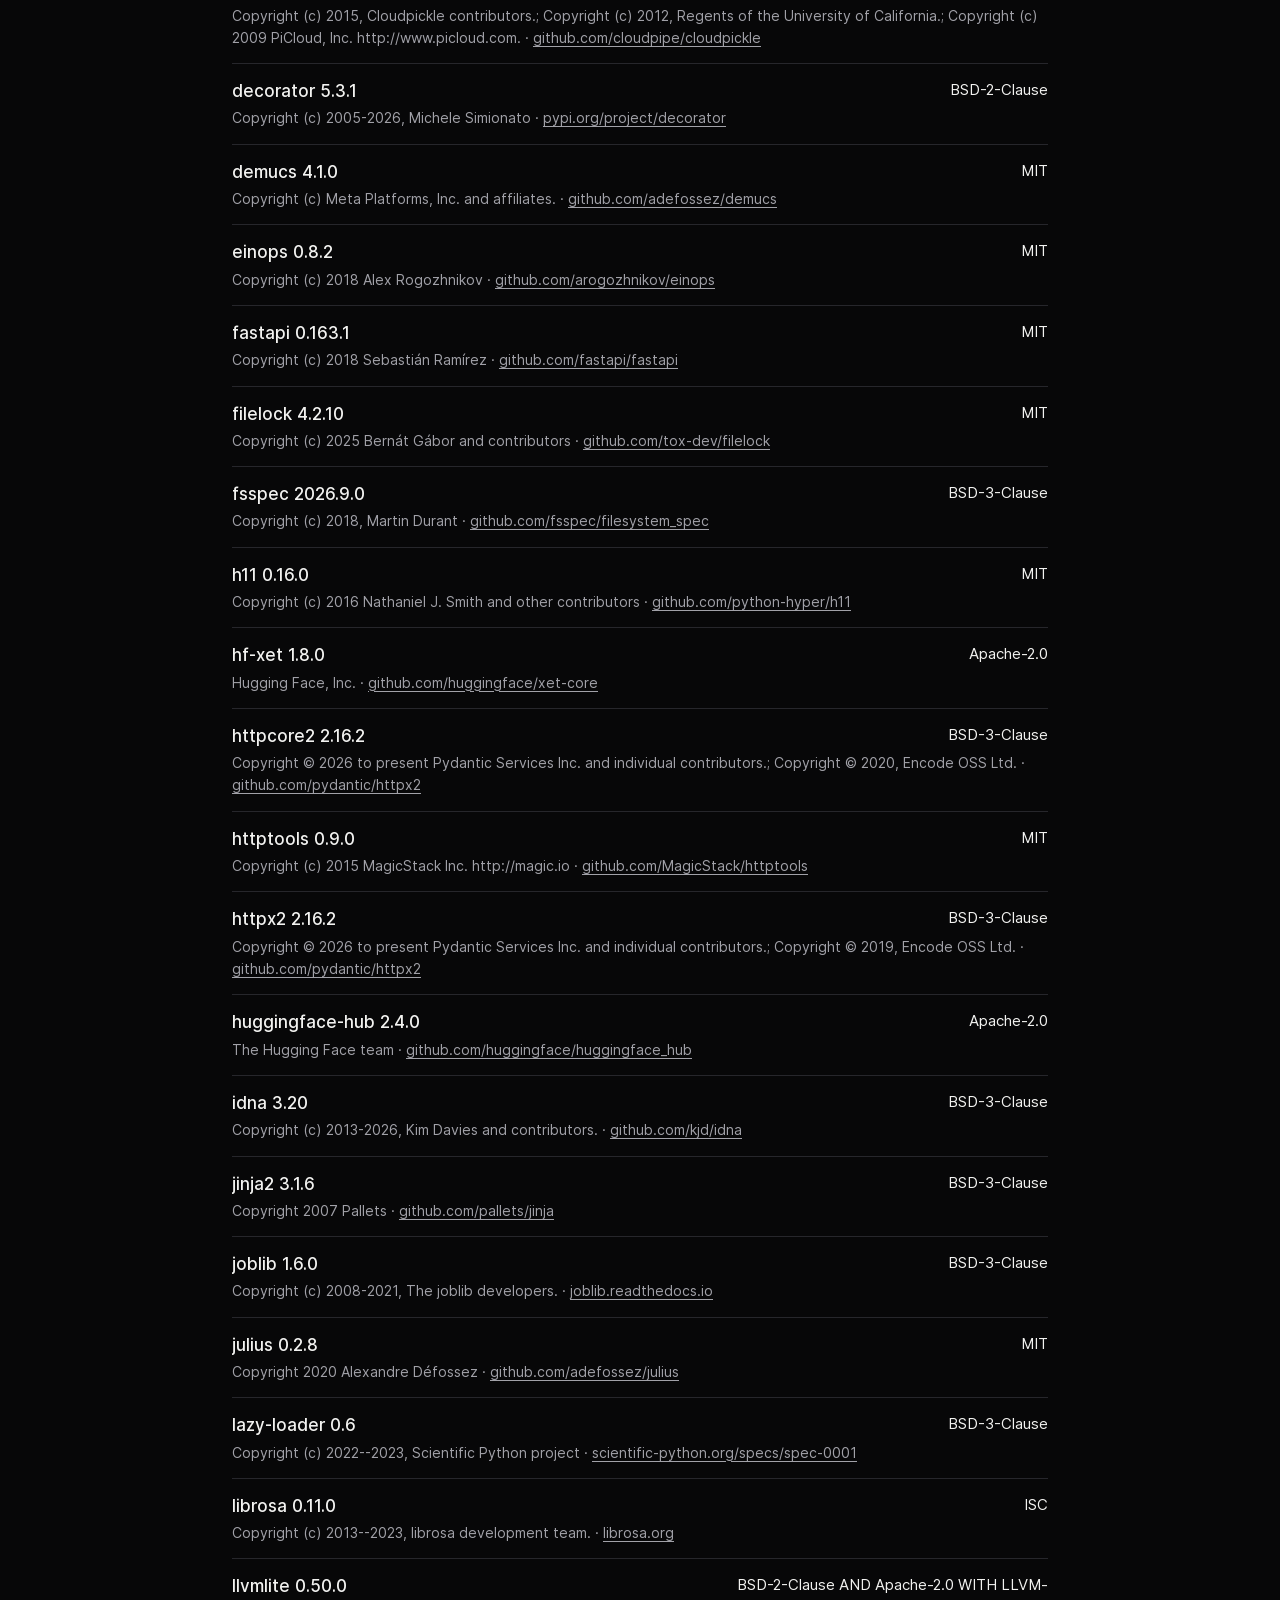
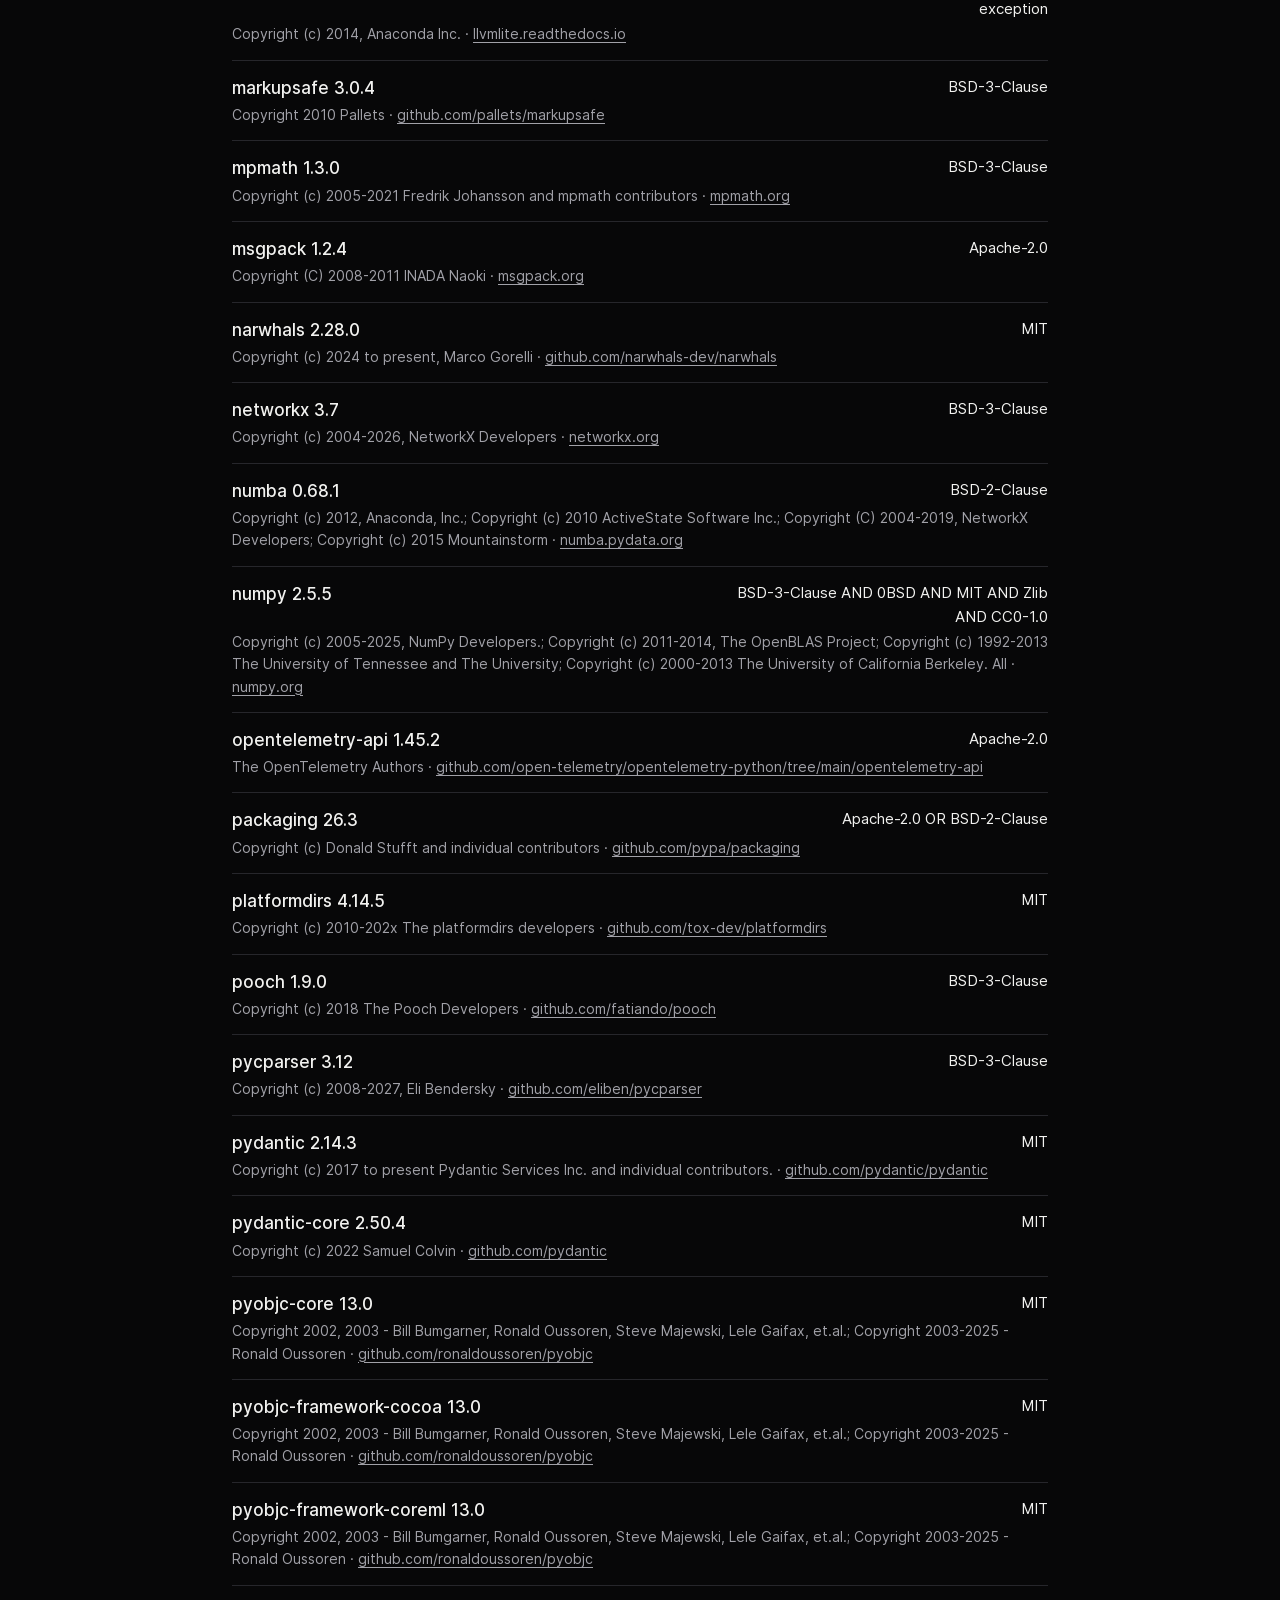
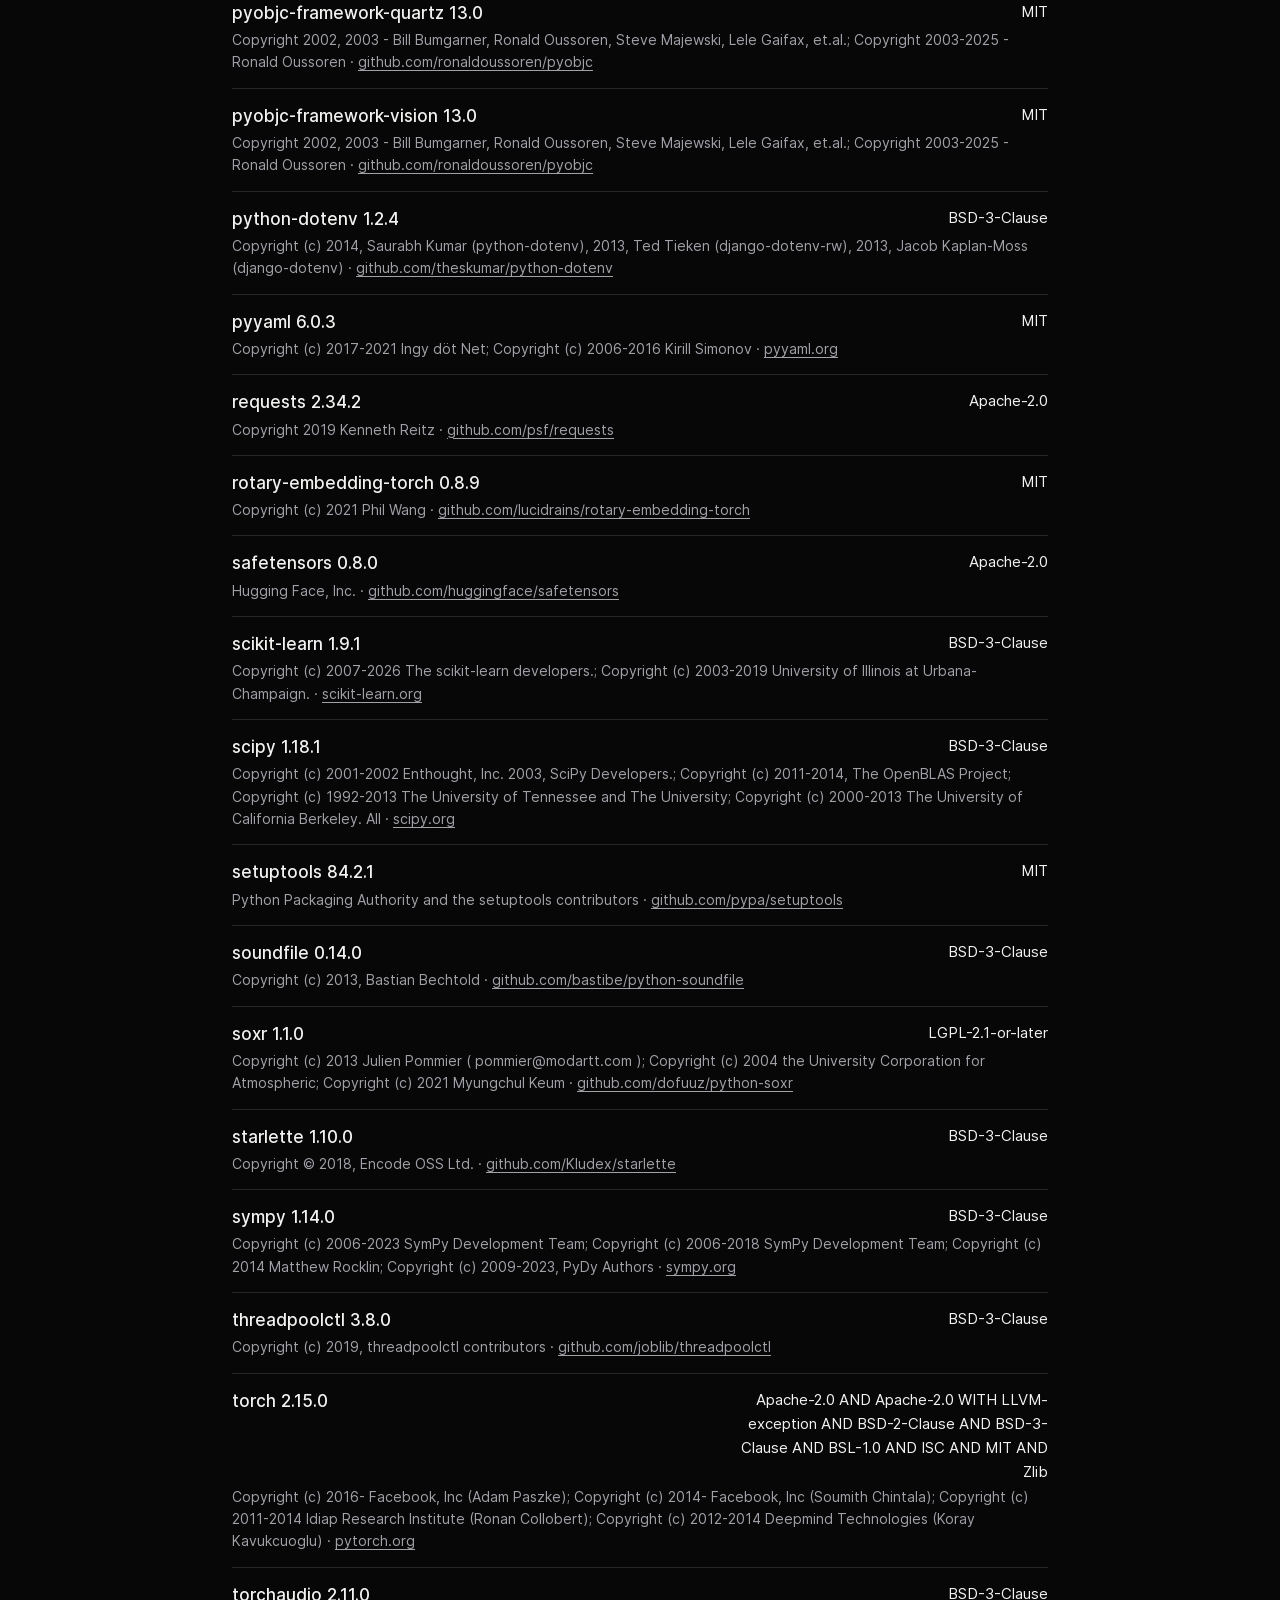
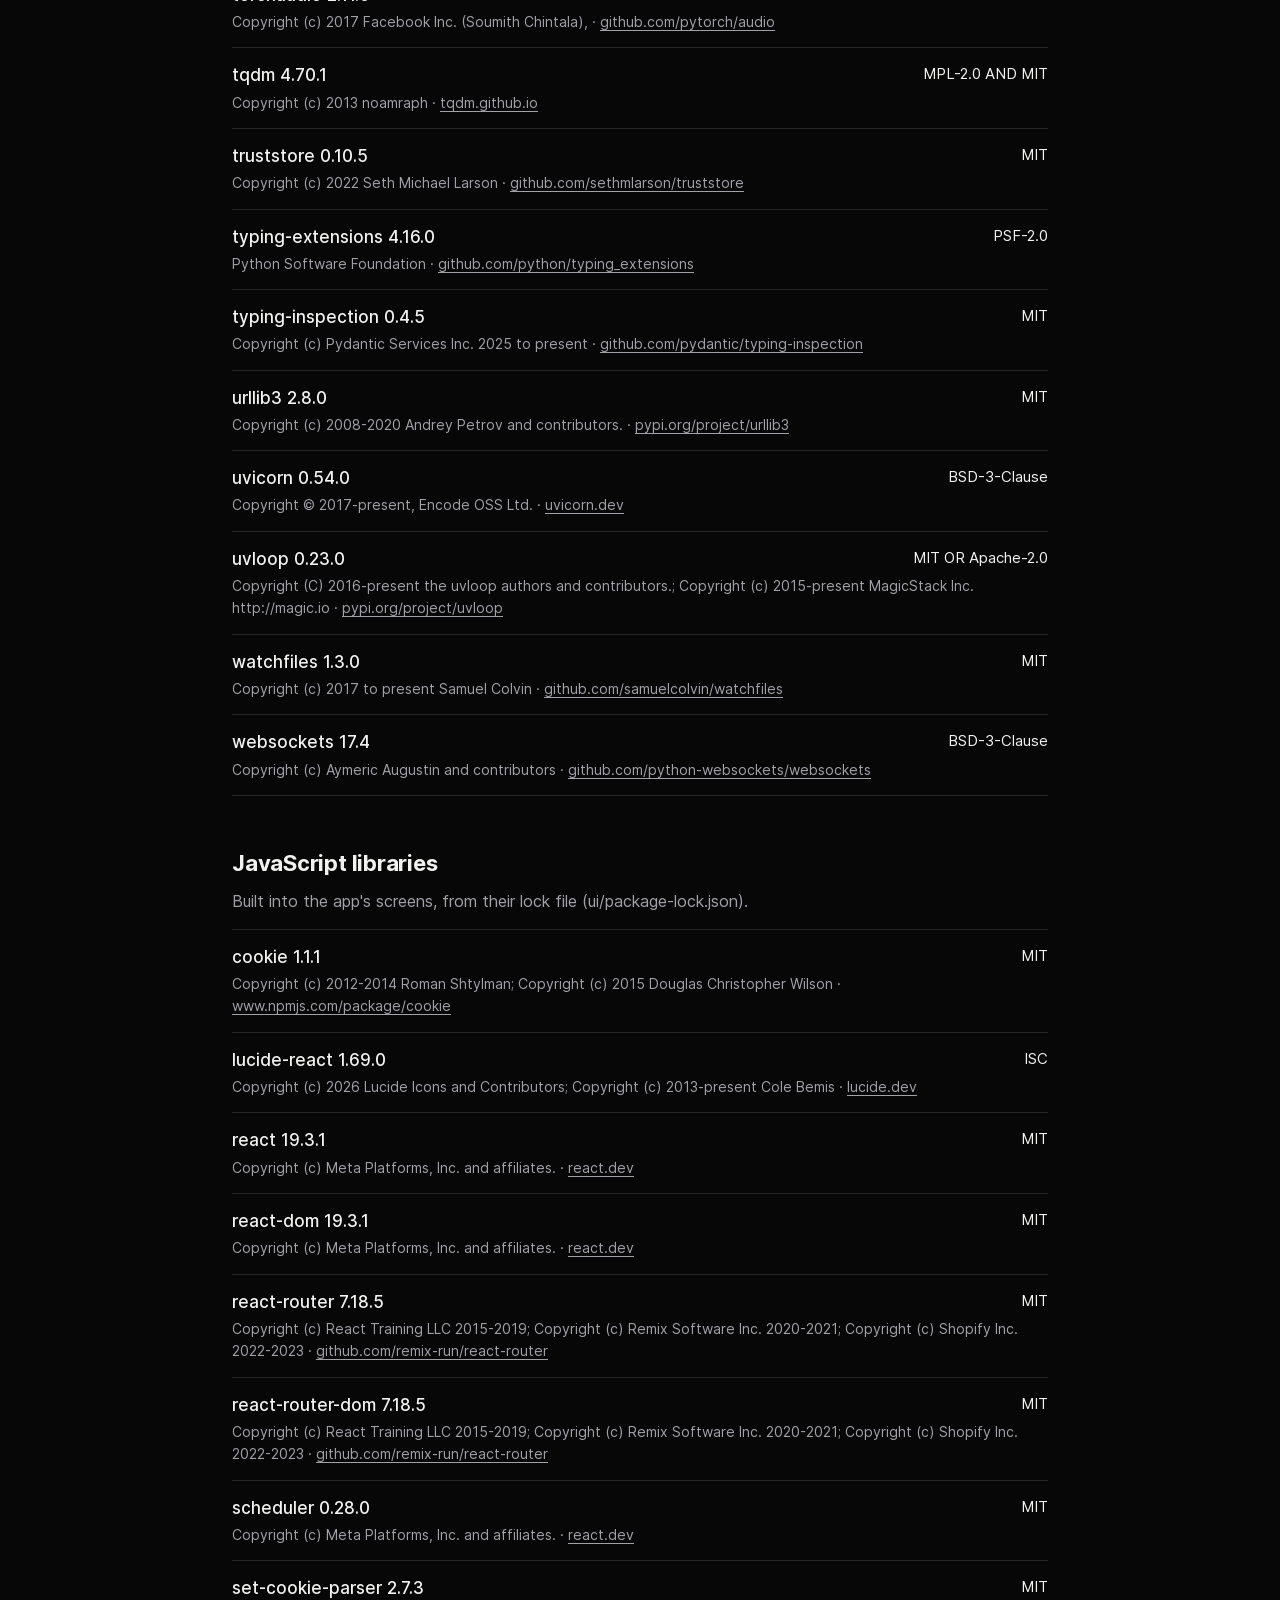
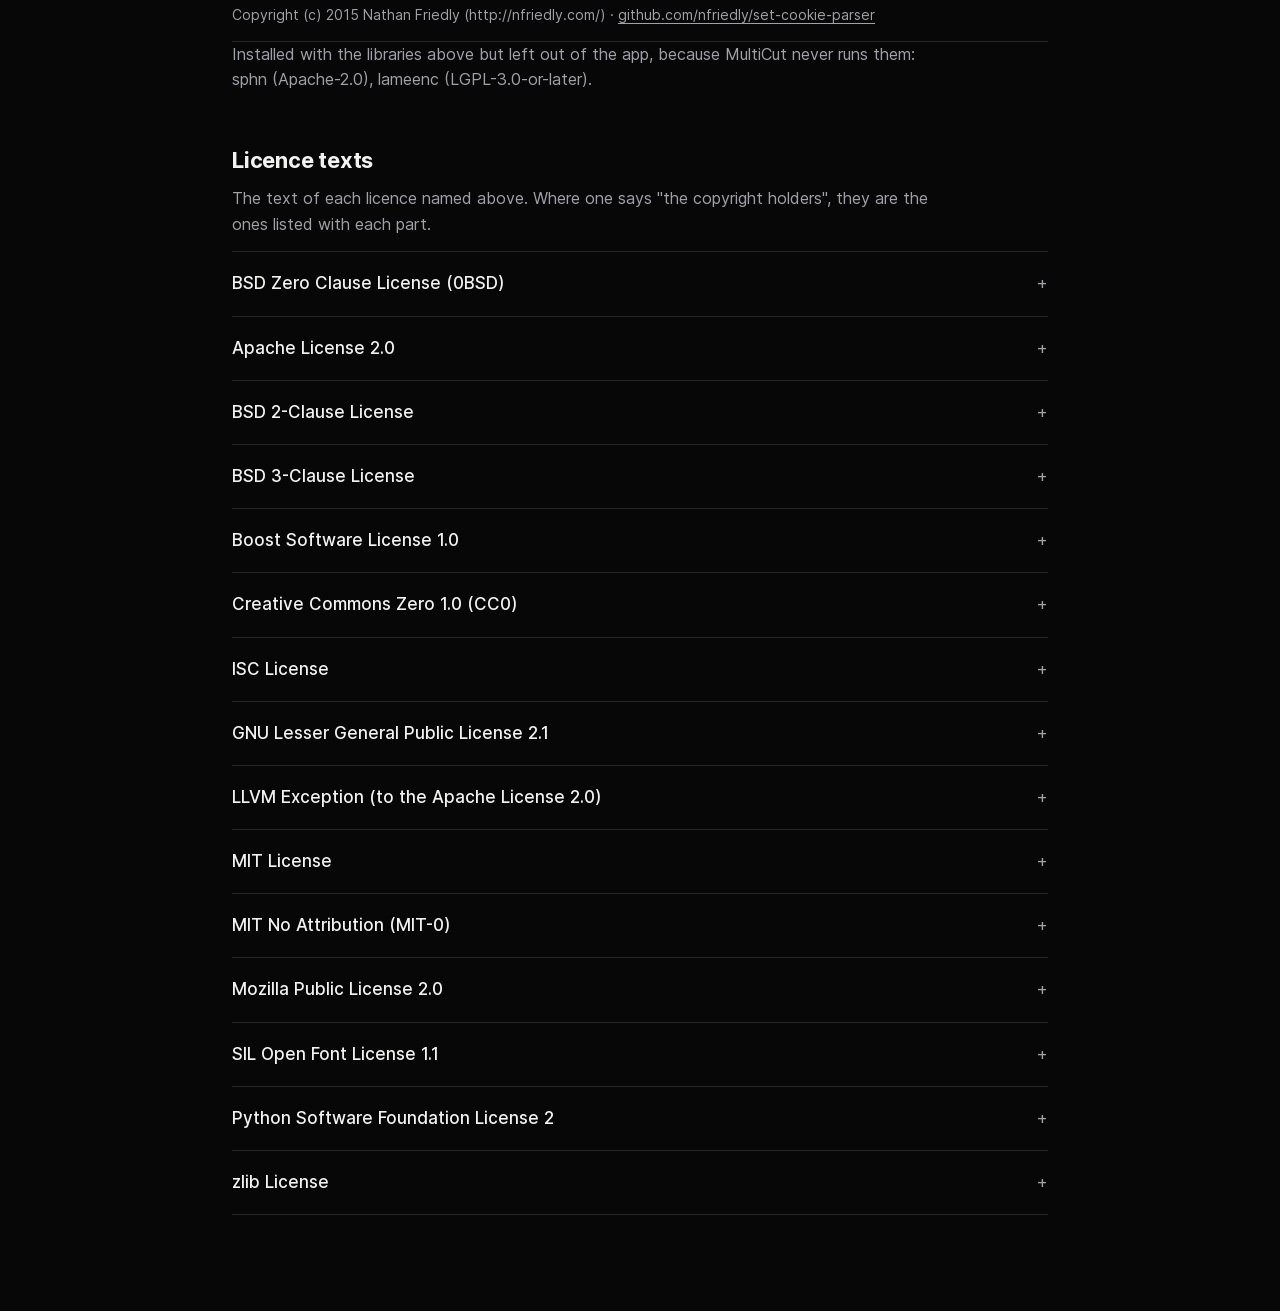
<file: docs/licences.html>
<!doctype html>
<html lang="en">
<head>
<meta charset="utf-8">
<meta name="viewport" content="width=device-width, initial-scale=1">
<meta http-equiv="Content-Security-Policy" content="default-src 'self'; style-src 'self'; font-src 'self'; img-src 'self'; object-src 'none'; base-uri 'none'">
<meta name="referrer" content="no-referrer">
<title>Licences · MultiCut</title>
<link rel="canonical" href="https://aaron-wickham.github.io/multicut-releases/licences.html">
<link rel="icon" href="favicon.svg" type="image/svg+xml">
<link rel="stylesheet" href="site.css">
<!-- Written by desktop/scripts/write-licences.js from the lock files and scripts/licences: change those, not this file. -->
</head>
<body>
<header class="wrap top">
  <a class="brand" href="./" aria-label="MultiCut, download page">
    <svg width="24" height="24" viewBox="0 0 256 256" aria-hidden="true"><g fill="#FFB23E"><path d="M80 23H117V199H80A40 40 0 0 1 40 159V63A40 40 0 0 1 80 23Z"/><path d="M139 53H176A40 40 0 0 1 216 93V189A40 40 0 0 1 176 229H139V53Z"/></g></svg>
    <span>MultiCut</span>
  </a>
</header>
<main class="wrap licences">
  <h1>Licences</h1>
  <p class="lede">MultiCut is built with these. Thank you to their authors.</p>
  <h2>In the app</h2>
  <ul class="parts">
    <li><span class="what">FFmpeg 9.0.2</span><span class="lic">LGPL-2.1-or-later</span><span class="who">ffmpeg and ffprobe, built by MultiCut from FFmpeg's own release, unchanged, with no GPL or non-free parts and no outside libraries. Its licence ships beside them in the app: MultiCut.app/Contents/Resources/bin/FFMPEG-LICENSE.txt. Built with: <code>--arch=arm64 --cc=clang --disable-autodetect --enable-videotoolbox --enable-audiotoolbox --enable-zlib --enable-bzlib --disable-network --disable-doc --disable-ffplay --disable-debug --enable-static --disable-shared</code>. Source: <a href="https://ffmpeg.org/releases/ffmpeg-9.0.2.tar.xz">ffmpeg.org/releases/ffmpeg-9.0.2.tar.xz</a></span></li>
    <li><span class="what">libsndfile</span><span class="lic">LGPL-2.1-or-later</span><span class="who">Reads and writes audio files. A library of its own inside the soundfile 0.14.0 package, unchanged. Source: <a href="https://github.com/libsndfile/libsndfile">github.com/libsndfile/libsndfile</a></span></li>
    <li><span class="what">LAME</span><span class="lic">LGPL-2.0-or-later</span><span class="who">MP3 encoding, built into libsndfile. Used under version 2.1 of the licence, as it allows. Source: <a href="https://lame.sourceforge.io">lame.sourceforge.io</a></span></li>
    <li><span class="what">mpg123</span><span class="lic">LGPL-2.1-only</span><span class="who">MP3 decoding, built into libsndfile. Source: <a href="https://www.mpg123.de">www.mpg123.de</a></span></li>
    <li><span class="what">FLAC, Ogg, Vorbis, Opus</span><span class="lic">BSD-3-Clause</span><span class="who">Xiph.Org Foundation and contributors. Audio formats, built into libsndfile. Source: <a href="https://xiph.org">xiph.org</a></span></li>
    <li><span class="what">libsoxr</span><span class="lic">LGPL-2.1-or-later</span><span class="who">Resampling, built into the soxr 1.1.0 package together with PFFFT (FFTPACK licence, BSD-style). Source: <a href="https://github.com/dofuuz/python-soxr">github.com/dofuuz/python-soxr</a></span></li>
    <li><span class="what">Python 3.12</span><span class="lic">PSF-2.0</span><span class="who">Python Software Foundation. The engine's runtime. Source: <a href="https://www.python.org/downloads/source/">www.python.org/downloads/source</a></span></li>
    <li><span class="what">OpenSSL 3</span><span class="lic">Apache-2.0</span><span class="who">The OpenSSL Project Authors. Inside the Python runtime. Source: <a href="https://www.openssl.org/source/">www.openssl.org/source</a></span></li>
    <li><span class="what">SQLite, XZ Utils, mpdecimal, libffi, zlib, bzip2</span><span class="lic">Public domain, 0BSD, BSD-2-Clause, MIT, Zlib, bzip2</span><span class="who">Inside the Python runtime, each under its own licence, in that order.</span></li>
    <li><span class="what">LLVM</span><span class="lic">Apache-2.0 WITH LLVM-exception</span><span class="who">LLVM contributors. Inside llvmlite 0.50.0 (the compiler numba uses) and, as the OpenMP runtime, inside PyTorch. Source: <a href="https://github.com/llvm/llvm-project">github.com/llvm/llvm-project</a></span></li>
    <li><span class="what">Electron 45.2.3</span><span class="lic">MIT</span><span class="who">Electron contributors, GitHub Inc. The app's windows. Source: <a href="https://github.com/electron/electron">github.com/electron/electron</a></span></li>
    <li><span class="what">Chromium</span><span class="lic">BSD-3-Clause</span><span class="who">The Chromium Authors. Inside Electron, with the open-source parts Chromium is itself built from; their notices are Electron's LICENSES.chromium.html. Source: <a href="https://source.chromium.org/chromium">source.chromium.org/chromium</a></span></li>
    <li><span class="what">Node.js</span><span class="lic">MIT</span><span class="who">Node.js contributors. Inside Electron. Source: <a href="https://github.com/nodejs/node">github.com/nodejs/node</a></span></li>
    <li><span class="what">Inter</span><span class="lic">OFL-1.1</span><span class="who">The Inter Project Authors. The typeface of the app and the website. Source: <a href="https://github.com/rsms/inter">github.com/rsms/inter</a></span></li>
  </ul>
  <h2 id="source-offer">LGPL parts: your rights and their source</h2>
  <p>FFmpeg, libsndfile, LAME, mpg123 and libsoxr are free software under the GNU Lesser General Public License (text below). MultiCut uses them unchanged. You may study them, change them and use your own versions in your copy of MultiCut: ffmpeg and ffprobe are separate programs in MultiCut.app/Contents/Resources/bin, and libsndfile is a separate library in the engine's folder.</p>
  <p>Their complete source code is at the addresses listed with each. If you would rather get it from us, ask at <a href="https://github.com/Aaron-Wickham/multicut-releases/issues">github.com/Aaron-Wickham/multicut-releases/issues</a> within three years of downloading MultiCut: we will send the source code of the exact versions in your copy, for no more than the cost of sending it.</p>
  <h2>Analysis models</h2>
  <ul class="parts">
    <li><span class="what">beat_this, checkpoint final0</span><span class="lic">MIT</span><span class="who">The beat tracker's weights, included in MultiCut. Institute of Computational Perception, JKU Linz: its authors release the code and the published weights under the MIT licence, and note that some of the music it was trained on is copyrighted or under limited Creative Commons licences. Source: <a href="https://github.com/CPJKU/beat_this">github.com/CPJKU/beat_this</a></span></li>
    <li><span class="what">Demucs, model htdemucs</span><span class="lic">Not stated by their author</span><span class="who">The stem separation weights are not part of MultiCut: the first analysis downloads them once (84 MB) from their author's page. Their author doesn't state a licence for them: &quot;The license of the weights is not clear&quot; (Demucs README). The Demucs code MultiCut runs them with is under the MIT licence (listed with the Python libraries). Source: <a href="https://huggingface.co/adefossez/HTDemucs">huggingface.co/adefossez/HTDemucs</a></span></li>
  </ul>
  <h2>Python libraries</h2>
  <p>The engine's libraries, from its lock file (engine/uv.lock), with the copyright holders their licences name.</p>
  <ul class="parts">
    <li><span class="what">annotated-doc 0.0.6</span><span class="lic">MIT</span><span class="who">Copyright (c) 2025 Sebastián Ramírez · <a href="https://github.com/fastapi/annotated-doc">github.com/fastapi/annotated-doc</a></span></li>
    <li><span class="what">annotated-types 0.8.0</span><span class="lic">MIT</span><span class="who">Copyright (c) 2022 the contributors · <a href="https://github.com/annotated-types/annotated-types">github.com/annotated-types/annotated-types</a></span></li>
    <li><span class="what">anyio 4.16.0</span><span class="lic">MIT</span><span class="who">Copyright (c) 2018 Alex Grönholm · <a href="https://pypi.org/project/anyio/">pypi.org/project/anyio</a></span></li>
    <li><span class="what">audioread 3.1.0</span><span class="lic">MIT</span><span class="who">Copyright (c) 2011-2018 Adrian Sampson · <a href="https://github.com/beetbox/audioread">github.com/beetbox/audioread</a></span></li>
    <li><span class="what">beat-this 1.1.0</span><span class="lic">MIT</span><span class="who">Copyright (c) 2024 Institute of Computational Perception, JKU Linz, Austria · <a href="https://github.com/CPJKU/beat_this">github.com/CPJKU/beat_this</a></span></li>
    <li><span class="what">certifi 2026.10.23</span><span class="lic">MPL-2.0</span><span class="who">Kenneth Reitz and the certifi contributors · <a href="https://github.com/certifi/python-certifi">github.com/certifi/python-certifi</a></span></li>
    <li><span class="what">cffi 2.1.1</span><span class="lic">MIT-0</span><span class="who">Armin Rigo, Maciej Fijalkowski and the cffi contributors · <a href="https://github.com/python-cffi/cffi">github.com/python-cffi/cffi</a></span></li>
    <li><span class="what">charset-normalizer 3.5.2</span><span class="lic">MIT</span><span class="who">Copyright (c) 2025 TAHRI Ahmed R. · <a href="https://pypi.org/project/charset-normalizer/">pypi.org/project/charset-normalizer</a></span></li>
    <li><span class="what">click 8.5.1</span><span class="lic">BSD-3-Clause</span><span class="who">Copyright 2014 Pallets · <a href="https://github.com/pallets/click/">github.com/pallets/click</a></span></li>
    <li><span class="what">cloudpickle 3.1.2</span><span class="lic">BSD-3-Clause</span><span class="who">Copyright (c) 2015, Cloudpickle contributors.; Copyright (c) 2012, Regents of the University of California.; Copyright (c) 2009 PiCloud, Inc. http://www.picloud.com. · <a href="https://github.com/cloudpipe/cloudpickle">github.com/cloudpipe/cloudpickle</a></span></li>
    <li><span class="what">decorator 5.3.1</span><span class="lic">BSD-2-Clause</span><span class="who">Copyright (c) 2005-2026, Michele Simionato · <a href="https://pypi.org/project/decorator/">pypi.org/project/decorator</a></span></li>
    <li><span class="what">demucs 4.1.0</span><span class="lic">MIT</span><span class="who">Copyright (c) Meta Platforms, Inc. and affiliates. · <a href="https://github.com/adefossez/demucs">github.com/adefossez/demucs</a></span></li>
    <li><span class="what">einops 0.8.2</span><span class="lic">MIT</span><span class="who">Copyright (c) 2018 Alex Rogozhnikov · <a href="https://github.com/arogozhnikov/einops">github.com/arogozhnikov/einops</a></span></li>
    <li><span class="what">fastapi 0.163.1</span><span class="lic">MIT</span><span class="who">Copyright (c) 2018 Sebastián Ramírez · <a href="https://github.com/fastapi/fastapi">github.com/fastapi/fastapi</a></span></li>
    <li><span class="what">filelock 4.2.10</span><span class="lic">MIT</span><span class="who">Copyright (c) 2025 Bernát Gábor and contributors · <a href="https://github.com/tox-dev/filelock">github.com/tox-dev/filelock</a></span></li>
    <li><span class="what">fsspec 2026.9.0</span><span class="lic">BSD-3-Clause</span><span class="who">Copyright (c) 2018, Martin Durant · <a href="https://github.com/fsspec/filesystem_spec">github.com/fsspec/filesystem_spec</a></span></li>
    <li><span class="what">h11 0.16.0</span><span class="lic">MIT</span><span class="who">Copyright (c) 2016 Nathaniel J. Smith and other contributors · <a href="https://github.com/python-hyper/h11">github.com/python-hyper/h11</a></span></li>
    <li><span class="what">hf-xet 1.8.0</span><span class="lic">Apache-2.0</span><span class="who">Hugging Face, Inc. · <a href="https://github.com/huggingface/xet-core">github.com/huggingface/xet-core</a></span></li>
    <li><span class="what">httpcore2 2.16.2</span><span class="lic">BSD-3-Clause</span><span class="who">Copyright © 2026 to present Pydantic Services Inc. and individual contributors.; Copyright © 2020, Encode OSS Ltd. · <a href="https://github.com/pydantic/httpx2">github.com/pydantic/httpx2</a></span></li>
    <li><span class="what">httptools 0.9.0</span><span class="lic">MIT</span><span class="who">Copyright (c) 2015 MagicStack Inc. http://magic.io · <a href="https://github.com/MagicStack/httptools">github.com/MagicStack/httptools</a></span></li>
    <li><span class="what">httpx2 2.16.2</span><span class="lic">BSD-3-Clause</span><span class="who">Copyright © 2026 to present Pydantic Services Inc. and individual contributors.; Copyright © 2019, Encode OSS Ltd. · <a href="https://github.com/pydantic/httpx2">github.com/pydantic/httpx2</a></span></li>
    <li><span class="what">huggingface-hub 2.4.0</span><span class="lic">Apache-2.0</span><span class="who">The Hugging Face team · <a href="https://github.com/huggingface/huggingface_hub">github.com/huggingface/huggingface_hub</a></span></li>
    <li><span class="what">idna 3.20</span><span class="lic">BSD-3-Clause</span><span class="who">Copyright (c) 2013-2026, Kim Davies and contributors. · <a href="https://github.com/kjd/idna">github.com/kjd/idna</a></span></li>
    <li><span class="what">jinja2 3.1.6</span><span class="lic">BSD-3-Clause</span><span class="who">Copyright 2007 Pallets · <a href="https://github.com/pallets/jinja/">github.com/pallets/jinja</a></span></li>
    <li><span class="what">joblib 1.6.0</span><span class="lic">BSD-3-Clause</span><span class="who">Copyright (c) 2008-2021, The joblib developers. · <a href="https://joblib.readthedocs.io">joblib.readthedocs.io</a></span></li>
    <li><span class="what">julius 0.2.8</span><span class="lic">MIT</span><span class="who">Copyright 2020 Alexandre Défossez · <a href="https://github.com/adefossez/julius">github.com/adefossez/julius</a></span></li>
    <li><span class="what">lazy-loader 0.6</span><span class="lic">BSD-3-Clause</span><span class="who">Copyright (c) 2022--2023, Scientific Python project · <a href="https://scientific-python.org/specs/spec-0001/">scientific-python.org/specs/spec-0001</a></span></li>
    <li><span class="what">librosa 0.11.0</span><span class="lic">ISC</span><span class="who">Copyright (c) 2013--2023, librosa development team. · <a href="https://librosa.org">librosa.org</a></span></li>
    <li><span class="what">llvmlite 0.50.0</span><span class="lic">BSD-2-Clause AND Apache-2.0 WITH LLVM-exception</span><span class="who">Copyright (c) 2014, Anaconda Inc. · <a href="http://llvmlite.readthedocs.io">llvmlite.readthedocs.io</a></span></li>
    <li><span class="what">markupsafe 3.0.4</span><span class="lic">BSD-3-Clause</span><span class="who">Copyright 2010 Pallets · <a href="https://github.com/pallets/markupsafe/">github.com/pallets/markupsafe</a></span></li>
    <li><span class="what">mpmath 1.3.0</span><span class="lic">BSD-3-Clause</span><span class="who">Copyright (c) 2005-2021 Fredrik Johansson and mpmath contributors · <a href="http://mpmath.org/">mpmath.org</a></span></li>
    <li><span class="what">msgpack 1.2.4</span><span class="lic">Apache-2.0</span><span class="who">Copyright (C) 2008-2011 INADA Naoki · <a href="https://msgpack.org/">msgpack.org</a></span></li>
    <li><span class="what">narwhals 2.28.0</span><span class="lic">MIT</span><span class="who">Copyright (c) 2024 to present, Marco Gorelli · <a href="https://github.com/narwhals-dev/narwhals">github.com/narwhals-dev/narwhals</a></span></li>
    <li><span class="what">networkx 3.7</span><span class="lic">BSD-3-Clause</span><span class="who">Copyright (c) 2004-2026, NetworkX Developers · <a href="https://networkx.org/">networkx.org</a></span></li>
    <li><span class="what">numba 0.68.1</span><span class="lic">BSD-2-Clause</span><span class="who">Copyright (c) 2012, Anaconda, Inc.; Copyright (c) 2010 ActiveState Software Inc.; Copyright (C) 2004-2019, NetworkX Developers; Copyright (c) 2015 Mountainstorm · <a href="https://numba.pydata.org">numba.pydata.org</a></span></li>
    <li><span class="what">numpy 2.5.5</span><span class="lic">BSD-3-Clause AND 0BSD AND MIT AND Zlib AND CC0-1.0</span><span class="who">Copyright (c) 2005-2025, NumPy Developers.; Copyright (c) 2011-2014, The OpenBLAS Project; Copyright (c) 1992-2013 The University of Tennessee and The University; Copyright (c) 2000-2013 The University of California Berkeley. All · <a href="https://numpy.org">numpy.org</a></span></li>
    <li><span class="what">opentelemetry-api 1.45.2</span><span class="lic">Apache-2.0</span><span class="who">The OpenTelemetry Authors · <a href="https://github.com/open-telemetry/opentelemetry-python/tree/main/opentelemetry-api">github.com/open-telemetry/opentelemetry-python/tree/main/opentelemetry-api</a></span></li>
    <li><span class="what">packaging 26.3</span><span class="lic">Apache-2.0 OR BSD-2-Clause</span><span class="who">Copyright (c) Donald Stufft and individual contributors · <a href="https://github.com/pypa/packaging">github.com/pypa/packaging</a></span></li>
    <li><span class="what">platformdirs 4.14.5</span><span class="lic">MIT</span><span class="who">Copyright (c) 2010-202x The platformdirs developers · <a href="https://github.com/tox-dev/platformdirs">github.com/tox-dev/platformdirs</a></span></li>
    <li><span class="what">pooch 1.9.0</span><span class="lic">BSD-3-Clause</span><span class="who">Copyright (c) 2018 The Pooch Developers · <a href="https://github.com/fatiando/pooch">github.com/fatiando/pooch</a></span></li>
    <li><span class="what">pycparser 3.12</span><span class="lic">BSD-3-Clause</span><span class="who">Copyright (c) 2008-2027, Eli Bendersky · <a href="https://github.com/eliben/pycparser">github.com/eliben/pycparser</a></span></li>
    <li><span class="what">pydantic 2.14.3</span><span class="lic">MIT</span><span class="who">Copyright (c) 2017 to present Pydantic Services Inc. and individual contributors. · <a href="https://github.com/pydantic/pydantic">github.com/pydantic/pydantic</a></span></li>
    <li><span class="what">pydantic-core 2.50.4</span><span class="lic">MIT</span><span class="who">Copyright (c) 2022 Samuel Colvin · <a href="https://github.com/pydantic">github.com/pydantic</a></span></li>
    <li><span class="what">pyobjc-core 13.0</span><span class="lic">MIT</span><span class="who">Copyright 2002, 2003 - Bill Bumgarner, Ronald Oussoren, Steve Majewski, Lele Gaifax, et.al.; Copyright 2003-2025 - Ronald Oussoren · <a href="https://github.com/ronaldoussoren/pyobjc">github.com/ronaldoussoren/pyobjc</a></span></li>
    <li><span class="what">pyobjc-framework-cocoa 13.0</span><span class="lic">MIT</span><span class="who">Copyright 2002, 2003 - Bill Bumgarner, Ronald Oussoren, Steve Majewski, Lele Gaifax, et.al.; Copyright 2003-2025 - Ronald Oussoren · <a href="https://github.com/ronaldoussoren/pyobjc">github.com/ronaldoussoren/pyobjc</a></span></li>
    <li><span class="what">pyobjc-framework-coreml 13.0</span><span class="lic">MIT</span><span class="who">Copyright 2002, 2003 - Bill Bumgarner, Ronald Oussoren, Steve Majewski, Lele Gaifax, et.al.; Copyright 2003-2025 - Ronald Oussoren · <a href="https://github.com/ronaldoussoren/pyobjc">github.com/ronaldoussoren/pyobjc</a></span></li>
    <li><span class="what">pyobjc-framework-quartz 13.0</span><span class="lic">MIT</span><span class="who">Copyright 2002, 2003 - Bill Bumgarner, Ronald Oussoren, Steve Majewski, Lele Gaifax, et.al.; Copyright 2003-2025 - Ronald Oussoren · <a href="https://github.com/ronaldoussoren/pyobjc">github.com/ronaldoussoren/pyobjc</a></span></li>
    <li><span class="what">pyobjc-framework-vision 13.0</span><span class="lic">MIT</span><span class="who">Copyright 2002, 2003 - Bill Bumgarner, Ronald Oussoren, Steve Majewski, Lele Gaifax, et.al.; Copyright 2003-2025 - Ronald Oussoren · <a href="https://github.com/ronaldoussoren/pyobjc">github.com/ronaldoussoren/pyobjc</a></span></li>
    <li><span class="what">python-dotenv 1.2.4</span><span class="lic">BSD-3-Clause</span><span class="who">Copyright (c) 2014, Saurabh Kumar (python-dotenv), 2013, Ted Tieken (django-dotenv-rw), 2013, Jacob Kaplan-Moss (django-dotenv) · <a href="https://github.com/theskumar/python-dotenv">github.com/theskumar/python-dotenv</a></span></li>
    <li><span class="what">pyyaml 6.0.3</span><span class="lic">MIT</span><span class="who">Copyright (c) 2017-2021 Ingy döt Net; Copyright (c) 2006-2016 Kirill Simonov · <a href="https://pyyaml.org/">pyyaml.org</a></span></li>
    <li><span class="what">requests 2.34.2</span><span class="lic">Apache-2.0</span><span class="who">Copyright 2019 Kenneth Reitz · <a href="https://github.com/psf/requests">github.com/psf/requests</a></span></li>
    <li><span class="what">rotary-embedding-torch 0.8.9</span><span class="lic">MIT</span><span class="who">Copyright (c) 2021 Phil Wang · <a href="https://github.com/lucidrains/rotary-embedding-torch">github.com/lucidrains/rotary-embedding-torch</a></span></li>
    <li><span class="what">safetensors 0.8.0</span><span class="lic">Apache-2.0</span><span class="who">Hugging Face, Inc. · <a href="https://github.com/huggingface/safetensors">github.com/huggingface/safetensors</a></span></li>
    <li><span class="what">scikit-learn 1.9.1</span><span class="lic">BSD-3-Clause</span><span class="who">Copyright (c) 2007-2026 The scikit-learn developers.; Copyright (c) 2003-2019 University of Illinois at Urbana-Champaign. · <a href="https://scikit-learn.org">scikit-learn.org</a></span></li>
    <li><span class="what">scipy 1.18.1</span><span class="lic">BSD-3-Clause</span><span class="who">Copyright (c) 2001-2002 Enthought, Inc. 2003, SciPy Developers.; Copyright (c) 2011-2014, The OpenBLAS Project; Copyright (c) 1992-2013 The University of Tennessee and The University; Copyright (c) 2000-2013 The University of California Berkeley. All · <a href="https://scipy.org/">scipy.org</a></span></li>
    <li><span class="what">setuptools 84.2.1</span><span class="lic">MIT</span><span class="who">Python Packaging Authority and the setuptools contributors · <a href="https://github.com/pypa/setuptools">github.com/pypa/setuptools</a></span></li>
    <li><span class="what">soundfile 0.14.0</span><span class="lic">BSD-3-Clause</span><span class="who">Copyright (c) 2013, Bastian Bechtold · <a href="https://github.com/bastibe/python-soundfile">github.com/bastibe/python-soundfile</a></span></li>
    <li><span class="what">soxr 1.1.0</span><span class="lic">LGPL-2.1-or-later</span><span class="who">Copyright (c) 2013 Julien Pommier ( pommier@modartt.com ); Copyright (c) 2004 the University Corporation for Atmospheric; Copyright (c) 2021 Myungchul Keum · <a href="https://github.com/dofuuz/python-soxr">github.com/dofuuz/python-soxr</a></span></li>
    <li><span class="what">starlette 1.10.0</span><span class="lic">BSD-3-Clause</span><span class="who">Copyright © 2018, Encode OSS Ltd. · <a href="https://github.com/Kludex/starlette">github.com/Kludex/starlette</a></span></li>
    <li><span class="what">sympy 1.14.0</span><span class="lic">BSD-3-Clause</span><span class="who">Copyright (c) 2006-2023 SymPy Development Team; Copyright (c) 2006-2018 SymPy Development Team; Copyright (c) 2014 Matthew Rocklin; Copyright (c) 2009-2023, PyDy Authors · <a href="https://sympy.org">sympy.org</a></span></li>
    <li><span class="what">threadpoolctl 3.8.0</span><span class="lic">BSD-3-Clause</span><span class="who">Copyright (c) 2019, threadpoolctl contributors · <a href="https://github.com/joblib/threadpoolctl">github.com/joblib/threadpoolctl</a></span></li>
    <li><span class="what">torch 2.15.0</span><span class="lic">Apache-2.0 AND Apache-2.0 WITH LLVM-exception AND BSD-2-Clause AND BSD-3-Clause AND BSL-1.0 AND ISC AND MIT AND Zlib</span><span class="who">Copyright (c) 2016- Facebook, Inc (Adam Paszke); Copyright (c) 2014- Facebook, Inc (Soumith Chintala); Copyright (c) 2011-2014 Idiap Research Institute (Ronan Collobert); Copyright (c) 2012-2014 Deepmind Technologies (Koray Kavukcuoglu) · <a href="https://pytorch.org">pytorch.org</a></span></li>
    <li><span class="what">torchaudio 2.11.0</span><span class="lic">BSD-3-Clause</span><span class="who">Copyright (c) 2017 Facebook Inc. (Soumith Chintala), · <a href="https://github.com/pytorch/audio">github.com/pytorch/audio</a></span></li>
    <li><span class="what">tqdm 4.70.1</span><span class="lic">MPL-2.0 AND MIT</span><span class="who">Copyright (c) 2013 noamraph · <a href="https://tqdm.github.io">tqdm.github.io</a></span></li>
    <li><span class="what">truststore 0.10.5</span><span class="lic">MIT</span><span class="who">Copyright (c) 2022 Seth Michael Larson · <a href="https://github.com/sethmlarson/truststore">github.com/sethmlarson/truststore</a></span></li>
    <li><span class="what">typing-extensions 4.16.0</span><span class="lic">PSF-2.0</span><span class="who">Python Software Foundation · <a href="https://github.com/python/typing_extensions">github.com/python/typing_extensions</a></span></li>
    <li><span class="what">typing-inspection 0.4.5</span><span class="lic">MIT</span><span class="who">Copyright (c) Pydantic Services Inc. 2025 to present · <a href="https://github.com/pydantic/typing-inspection">github.com/pydantic/typing-inspection</a></span></li>
    <li><span class="what">urllib3 2.8.0</span><span class="lic">MIT</span><span class="who">Copyright (c) 2008-2020 Andrey Petrov and contributors. · <a href="https://pypi.org/project/urllib3/">pypi.org/project/urllib3</a></span></li>
    <li><span class="what">uvicorn 0.54.0</span><span class="lic">BSD-3-Clause</span><span class="who">Copyright © 2017-present, Encode OSS Ltd. · <a href="https://uvicorn.dev/">uvicorn.dev</a></span></li>
    <li><span class="what">uvloop 0.23.0</span><span class="lic">MIT OR Apache-2.0</span><span class="who">Copyright (C) 2016-present the uvloop authors and contributors.; Copyright (c) 2015-present MagicStack Inc. http://magic.io · <a href="https://pypi.org/project/uvloop/">pypi.org/project/uvloop</a></span></li>
    <li><span class="what">watchfiles 1.3.0</span><span class="lic">MIT</span><span class="who">Copyright (c) 2017 to present Samuel Colvin · <a href="https://github.com/samuelcolvin/watchfiles">github.com/samuelcolvin/watchfiles</a></span></li>
    <li><span class="what">websockets 17.4</span><span class="lic">BSD-3-Clause</span><span class="who">Copyright (c) Aymeric Augustin and contributors · <a href="https://github.com/python-websockets/websockets">github.com/python-websockets/websockets</a></span></li>
  </ul>
  <h2>JavaScript libraries</h2>
  <p>Built into the app's screens, from their lock file (ui/package-lock.json).</p>
  <ul class="parts">
    <li><span class="what">cookie 1.1.1</span><span class="lic">MIT</span><span class="who">Copyright (c) 2012-2014 Roman Shtylman; Copyright (c) 2015 Douglas Christopher Wilson · <a href="https://www.npmjs.com/package/cookie">www.npmjs.com/package/cookie</a></span></li>
    <li><span class="what">lucide-react 1.69.0</span><span class="lic">ISC</span><span class="who">Copyright (c) 2026 Lucide Icons and Contributors; Copyright (c) 2013-present Cole Bemis · <a href="https://lucide.dev">lucide.dev</a></span></li>
    <li><span class="what">react 19.3.1</span><span class="lic">MIT</span><span class="who">Copyright (c) Meta Platforms, Inc. and affiliates. · <a href="https://react.dev/">react.dev</a></span></li>
    <li><span class="what">react-dom 19.3.1</span><span class="lic">MIT</span><span class="who">Copyright (c) Meta Platforms, Inc. and affiliates. · <a href="https://react.dev/">react.dev</a></span></li>
    <li><span class="what">react-router 7.18.5</span><span class="lic">MIT</span><span class="who">Copyright (c) React Training LLC 2015-2019; Copyright (c) Remix Software Inc. 2020-2021; Copyright (c) Shopify Inc. 2022-2023 · <a href="https://github.com/remix-run/react-router">github.com/remix-run/react-router</a></span></li>
    <li><span class="what">react-router-dom 7.18.5</span><span class="lic">MIT</span><span class="who">Copyright (c) React Training LLC 2015-2019; Copyright (c) Remix Software Inc. 2020-2021; Copyright (c) Shopify Inc. 2022-2023 · <a href="https://github.com/remix-run/react-router">github.com/remix-run/react-router</a></span></li>
    <li><span class="what">scheduler 0.28.0</span><span class="lic">MIT</span><span class="who">Copyright (c) Meta Platforms, Inc. and affiliates. · <a href="https://react.dev/">react.dev</a></span></li>
    <li><span class="what">set-cookie-parser 2.7.3</span><span class="lic">MIT</span><span class="who">Copyright (c) 2015 Nathan Friedly (http://nfriedly.com/) · <a href="https://github.com/nfriedly/set-cookie-parser">github.com/nfriedly/set-cookie-parser</a></span></li>
  </ul>
  <p>Installed with the libraries above but left out of the app, because MultiCut never runs them: sphn (Apache-2.0), lameenc (LGPL-3.0-or-later).</p>
  <h2>Licence texts</h2>
  <p>The text of each licence named above. Where one says &quot;the copyright holders&quot;, they are the ones listed with each part.</p>
  <details><summary>BSD Zero Clause License (0BSD)</summary><pre>Copyright (c) the copyright holders

Permission to use, copy, modify, and/or distribute this software for any
purpose with or without fee is hereby granted.

THE SOFTWARE IS PROVIDED &quot;AS IS&quot; AND THE AUTHOR DISCLAIMS ALL WARRANTIES
WITH REGARD TO THIS SOFTWARE INCLUDING ALL IMPLIED WARRANTIES OF
MERCHANTABILITY AND FITNESS. IN NO EVENT SHALL THE AUTHOR BE LIABLE FOR
ANY SPECIAL, DIRECT, INDIRECT, OR CONSEQUENTIAL DAMAGES OR ANY DAMAGES
WHATSOEVER RESULTING FROM LOSS OF USE, DATA OR PROFITS, WHETHER IN AN
ACTION OF CONTRACT, NEGLIGENCE OR OTHER TORTIOUS ACTION, ARISING OUT OF
OR IN CONNECTION WITH THE USE OR PERFORMANCE OF THIS SOFTWARE.</pre></details>
  <details><summary>Apache License 2.0</summary><pre>                                 Apache License
                           Version 2.0, January 2004
                        http://www.apache.org/licenses/

   TERMS AND CONDITIONS FOR USE, REPRODUCTION, AND DISTRIBUTION

   1. Definitions.

      &quot;License&quot; shall mean the terms and conditions for use, reproduction,
      and distribution as defined by Sections 1 through 9 of this document.

      &quot;Licensor&quot; shall mean the copyright owner or entity authorized by
      the copyright owner that is granting the License.

      &quot;Legal Entity&quot; shall mean the union of the acting entity and all
      other entities that control, are controlled by, or are under common
      control with that entity. For the purposes of this definition,
      &quot;control&quot; means (i) the power, direct or indirect, to cause the
      direction or management of such entity, whether by contract or
      otherwise, or (ii) ownership of fifty percent (50%) or more of the
      outstanding shares, or (iii) beneficial ownership of such entity.

      &quot;You&quot; (or &quot;Your&quot;) shall mean an individual or Legal Entity
      exercising permissions granted by this License.

      &quot;Source&quot; form shall mean the preferred form for making modifications,
      including but not limited to software source code, documentation
      source, and configuration files.

      &quot;Object&quot; form shall mean any form resulting from mechanical
      transformation or translation of a Source form, including but
      not limited to compiled object code, generated documentation,
      and conversions to other media types.

      &quot;Work&quot; shall mean the work of authorship, whether in Source or
      Object form, made available under the License, as indicated by a
      copyright notice that is included in or attached to the work
      (an example is provided in the Appendix below).

      &quot;Derivative Works&quot; shall mean any work, whether in Source or Object
      form, that is based on (or derived from) the Work and for which the
      editorial revisions, annotations, elaborations, or other modifications
      represent, as a whole, an original work of authorship. For the purposes
      of this License, Derivative Works shall not include works that remain
      separable from, or merely link (or bind by name) to the interfaces of,
      the Work and Derivative Works thereof.

      &quot;Contribution&quot; shall mean any work of authorship, including
      the original version of the Work and any modifications or additions
      to that Work or Derivative Works thereof, that is intentionally
      submitted to Licensor for inclusion in the Work by the copyright owner
      or by an individual or Legal Entity authorized to submit on behalf of
      the copyright owner. For the purposes of this definition, &quot;submitted&quot;
      means any form of electronic, verbal, or written communication sent
      to the Licensor or its representatives, including but not limited to
      communication on electronic mailing lists, source code control systems,
      and issue tracking systems that are managed by, or on behalf of, the
      Licensor for the purpose of discussing and improving the Work, but
      excluding communication that is conspicuously marked or otherwise
      designated in writing by the copyright owner as &quot;Not a Contribution.&quot;

      &quot;Contributor&quot; shall mean Licensor and any individual or Legal Entity
      on behalf of whom a Contribution has been received by Licensor and
      subsequently incorporated within the Work.

   2. Grant of Copyright License. Subject to the terms and conditions of
      this License, each Contributor hereby grants to You a perpetual,
      worldwide, non-exclusive, no-charge, royalty-free, irrevocable
      copyright license to reproduce, prepare Derivative Works of,
      publicly display, publicly perform, sublicense, and distribute the
      Work and such Derivative Works in Source or Object form.

   3. Grant of Patent License. Subject to the terms and conditions of
      this License, each Contributor hereby grants to You a perpetual,
      worldwide, non-exclusive, no-charge, royalty-free, irrevocable
      (except as stated in this section) patent license to make, have made,
      use, offer to sell, sell, import, and otherwise transfer the Work,
      where such license applies only to those patent claims licensable
      by such Contributor that are necessarily infringed by their
      Contribution(s) alone or by combination of their Contribution(s)
      with the Work to which such Contribution(s) was submitted. If You
      institute patent litigation against any entity (including a
      cross-claim or counterclaim in a lawsuit) alleging that the Work
      or a Contribution incorporated within the Work constitutes direct
      or contributory patent infringement, then any patent licenses
      granted to You under this License for that Work shall terminate
      as of the date such litigation is filed.

   4. Redistribution. You may reproduce and distribute copies of the
      Work or Derivative Works thereof in any medium, with or without
      modifications, and in Source or Object form, provided that You
      meet the following conditions:

      (a) You must give any other recipients of the Work or
          Derivative Works a copy of this License; and

      (b) You must cause any modified files to carry prominent notices
          stating that You changed the files; and

      (c) You must retain, in the Source form of any Derivative Works
          that You distribute, all copyright, patent, trademark, and
          attribution notices from the Source form of the Work,
          excluding those notices that do not pertain to any part of
          the Derivative Works; and

      (d) If the Work includes a &quot;NOTICE&quot; text file as part of its
          distribution, then any Derivative Works that You distribute must
          include a readable copy of the attribution notices contained
          within such NOTICE file, excluding those notices that do not
          pertain to any part of the Derivative Works, in at least one
          of the following places: within a NOTICE text file distributed
          as part of the Derivative Works; within the Source form or
          documentation, if provided along with the Derivative Works; or,
          within a display generated by the Derivative Works, if and
          wherever such third-party notices normally appear. The contents
          of the NOTICE file are for informational purposes only and
          do not modify the License. You may add Your own attribution
          notices within Derivative Works that You distribute, alongside
          or as an addendum to the NOTICE text from the Work, provided
          that such additional attribution notices cannot be construed
          as modifying the License.

      You may add Your own copyright statement to Your modifications and
      may provide additional or different license terms and conditions
      for use, reproduction, or distribution of Your modifications, or
      for any such Derivative Works as a whole, provided Your use,
      reproduction, and distribution of the Work otherwise complies with
      the conditions stated in this License.

   5. Submission of Contributions. Unless You explicitly state otherwise,
      any Contribution intentionally submitted for inclusion in the Work
      by You to the Licensor shall be under the terms and conditions of
      this License, without any additional terms or conditions.
      Notwithstanding the above, nothing herein shall supersede or modify
      the terms of any separate license agreement you may have executed
      with Licensor regarding such Contributions.

   6. Trademarks. This License does not grant permission to use the trade
      names, trademarks, service marks, or product names of the Licensor,
      except as required for reasonable and customary use in describing the
      origin of the Work and reproducing the content of the NOTICE file.

   7. Disclaimer of Warranty. Unless required by applicable law or
      agreed to in writing, Licensor provides the Work (and each
      Contributor provides its Contributions) on an &quot;AS IS&quot; BASIS,
      WITHOUT WARRANTIES OR CONDITIONS OF ANY KIND, either express or
      implied, including, without limitation, any warranties or conditions
      of TITLE, NON-INFRINGEMENT, MERCHANTABILITY, or FITNESS FOR A
      PARTICULAR PURPOSE. You are solely responsible for determining the
      appropriateness of using or redistributing the Work and assume any
      risks associated with Your exercise of permissions under this License.

   8. Limitation of Liability. In no event and under no legal theory,
      whether in tort (including negligence), contract, or otherwise,
      unless required by applicable law (such as deliberate and grossly
      negligent acts) or agreed to in writing, shall any Contributor be
      liable to You for damages, including any direct, indirect, special,
      incidental, or consequential damages of any character arising as a
      result of this License or out of the use or inability to use the
      Work (including but not limited to damages for loss of goodwill,
      work stoppage, computer failure or malfunction, or any and all
      other commercial damages or losses), even if such Contributor
      has been advised of the possibility of such damages.

   9. Accepting Warranty or Additional Liability. While redistributing
      the Work or Derivative Works thereof, You may choose to offer,
      and charge a fee for, acceptance of support, warranty, indemnity,
      or other liability obligations and/or rights consistent with this
      License. However, in accepting such obligations, You may act only
      on Your own behalf and on Your sole responsibility, not on behalf
      of any other Contributor, and only if You agree to indemnify,
      defend, and hold each Contributor harmless for any liability
      incurred by, or claims asserted against, such Contributor by reason
      of your accepting any such warranty or additional liability.

   END OF TERMS AND CONDITIONS

   APPENDIX: How to apply the Apache License to your work.

      To apply the Apache License to your work, attach the following
      boilerplate notice, with the fields enclosed by brackets &quot;[]&quot;
      replaced with your own identifying information. (Don't include
      the brackets!)  The text should be enclosed in the appropriate
      comment syntax for the file format. We also recommend that a
      file or class name and description of purpose be included on the
      same &quot;printed page&quot; as the copyright notice for easier
      identification within third-party archives.

   Copyright [yyyy] [name of copyright owner]

   Licensed under the Apache License, Version 2.0 (the &quot;License&quot;);
   you may not use this file except in compliance with the License.
   You may obtain a copy of the License at

       http://www.apache.org/licenses/LICENSE-2.0

   Unless required by applicable law or agreed to in writing, software
   distributed under the License is distributed on an &quot;AS IS&quot; BASIS,
   WITHOUT WARRANTIES OR CONDITIONS OF ANY KIND, either express or implied.
   See the License for the specific language governing permissions and
   limitations under the License.</pre></details>
  <details><summary>BSD 2-Clause License</summary><pre>Copyright (c) the copyright holders
All rights reserved.

Redistribution and use in source and binary forms, with or without
modification, are permitted provided that the following conditions are met:

1. Redistributions of source code must retain the above copyright notice, this
   list of conditions and the following disclaimer.

2. Redistributions in binary form must reproduce the above copyright notice,
   this list of conditions and the following disclaimer in the documentation
   and/or other materials provided with the distribution.

THIS SOFTWARE IS PROVIDED BY THE COPYRIGHT HOLDERS AND CONTRIBUTORS &quot;AS IS&quot;
AND ANY EXPRESS OR IMPLIED WARRANTIES, INCLUDING, BUT NOT LIMITED TO, THE
IMPLIED WARRANTIES OF MERCHANTABILITY AND FITNESS FOR A PARTICULAR PURPOSE ARE
DISCLAIMED. IN NO EVENT SHALL THE COPYRIGHT HOLDER OR CONTRIBUTORS BE LIABLE
FOR ANY DIRECT, INDIRECT, INCIDENTAL, SPECIAL, EXEMPLARY, OR CONSEQUENTIAL
DAMAGES (INCLUDING, BUT NOT LIMITED TO, PROCUREMENT OF SUBSTITUTE GOODS OR
SERVICES; LOSS OF USE, DATA, OR PROFITS; OR BUSINESS INTERRUPTION) HOWEVER
CAUSED AND ON ANY THEORY OF LIABILITY, WHETHER IN CONTRACT, STRICT LIABILITY,
OR TORT (INCLUDING NEGLIGENCE OR OTHERWISE) ARISING IN ANY WAY OUT OF THE USE
OF THIS SOFTWARE, EVEN IF ADVISED OF THE POSSIBILITY OF SUCH DAMAGE.</pre></details>
  <details><summary>BSD 3-Clause License</summary><pre>Copyright (c) the copyright holders
All rights reserved.

Redistribution and use in source and binary forms, with or without
modification, are permitted provided that the following conditions are met:

1. Redistributions of source code must retain the above copyright notice, this
   list of conditions and the following disclaimer.

2. Redistributions in binary form must reproduce the above copyright notice,
   this list of conditions and the following disclaimer in the documentation
   and/or other materials provided with the distribution.

3. Neither the name of the copyright holder nor the names of its
   contributors may be used to endorse or promote products derived from
   this software without specific prior written permission.

THIS SOFTWARE IS PROVIDED BY THE COPYRIGHT HOLDERS AND CONTRIBUTORS &quot;AS IS&quot;
AND ANY EXPRESS OR IMPLIED WARRANTIES, INCLUDING, BUT NOT LIMITED TO, THE
IMPLIED WARRANTIES OF MERCHANTABILITY AND FITNESS FOR A PARTICULAR PURPOSE ARE
DISCLAIMED. IN NO EVENT SHALL THE COPYRIGHT HOLDER OR CONTRIBUTORS BE LIABLE
FOR ANY DIRECT, INDIRECT, INCIDENTAL, SPECIAL, EXEMPLARY, OR CONSEQUENTIAL
DAMAGES (INCLUDING, BUT NOT LIMITED TO, PROCUREMENT OF SUBSTITUTE GOODS OR
SERVICES; LOSS OF USE, DATA, OR PROFITS; OR BUSINESS INTERRUPTION) HOWEVER
CAUSED AND ON ANY THEORY OF LIABILITY, WHETHER IN CONTRACT, STRICT LIABILITY,
OR TORT (INCLUDING NEGLIGENCE OR OTHERWISE) ARISING IN ANY WAY OUT OF THE USE
OF THIS SOFTWARE, EVEN IF ADVISED OF THE POSSIBILITY OF SUCH DAMAGE.</pre></details>
  <details><summary>Boost Software License 1.0</summary><pre>Boost Software License - Version 1.0 - August 17th, 2003

Permission is hereby granted, free of charge, to any person or organization
obtaining a copy of the software and accompanying documentation covered by
this license (the &quot;Software&quot;) to use, reproduce, display, distribute,
execute, and transmit the Software, and to prepare derivative works of the
Software, and to permit third-parties to whom the Software is furnished to
do so, all subject to the following:

The copyright notices in the Software and this entire statement, including
the above license grant, this restriction and the following disclaimer,
must be included in all copies of the Software, in whole or in part, and
all derivative works of the Software, unless such copies or derivative
works are solely in the form of machine-executable object code generated by
a source language processor.

THE SOFTWARE IS PROVIDED &quot;AS IS&quot;, WITHOUT WARRANTY OF ANY KIND, EXPRESS OR
IMPLIED, INCLUDING BUT NOT LIMITED TO THE WARRANTIES OF MERCHANTABILITY,
FITNESS FOR A PARTICULAR PURPOSE, TITLE AND NON-INFRINGEMENT. IN NO EVENT
SHALL THE COPYRIGHT HOLDERS OR ANYONE DISTRIBUTING THE SOFTWARE BE LIABLE
FOR ANY DAMAGES OR OTHER LIABILITY, WHETHER IN CONTRACT, TORT OR OTHERWISE,
ARISING FROM, OUT OF OR IN CONNECTION WITH THE SOFTWARE OR THE USE OR OTHER
DEALINGS IN THE SOFTWARE.</pre></details>
  <details><summary>Creative Commons Zero 1.0 (CC0)</summary><pre>Creative Commons CC0 1.0 Universal: the authors have dedicated the work to
the public domain, waiving all of their rights to it worldwide under
copyright law, to the extent allowed by law.

The full text: https://creativecommons.org/publicdomain/zero/1.0/legalcode</pre></details>
  <details><summary>ISC License</summary><pre>Copyright (c) the copyright holders

Permission to use, copy, modify, and/or distribute this software for any
purpose with or without fee is hereby granted, provided that the above
copyright notice and this permission notice appear in all copies.

THE SOFTWARE IS PROVIDED &quot;AS IS&quot; AND THE AUTHOR DISCLAIMS ALL WARRANTIES
WITH REGARD TO THIS SOFTWARE INCLUDING ALL IMPLIED WARRANTIES OF
MERCHANTABILITY AND FITNESS. IN NO EVENT SHALL THE AUTHOR BE LIABLE FOR
ANY SPECIAL, DIRECT, INDIRECT, OR CONSEQUENTIAL DAMAGES OR ANY DAMAGES
WHATSOEVER RESULTING FROM LOSS OF USE, DATA OR PROFITS, WHETHER IN AN
ACTION OF CONTRACT, NEGLIGENCE OR OTHER TORTIOUS ACTION, ARISING OUT OF
OR IN CONNECTION WITH THE USE OR PERFORMANCE OF THIS SOFTWARE.</pre></details>
  <details><summary>GNU Lesser General Public License 2.1</summary><pre>                  GNU LESSER GENERAL PUBLIC LICENSE
                       Version 2.1, February 1999

 Copyright (C) 1991, 1999 Free Software Foundation, Inc.
 51 Franklin Street, Fifth Floor, Boston, MA 02110-1301 USA
 Everyone is permitted to copy and distribute verbatim copies
 of this license document, but changing it is not allowed.

[This is the first released version of the Lesser GPL.  It also counts
 as the successor of the GNU Library Public License, version 2, hence
 the version number 2.1.]

                            Preamble

  The licenses for most software are designed to take away your
freedom to share and change it.  By contrast, the GNU General Public
Licenses are intended to guarantee your freedom to share and change
free software--to make sure the software is free for all its users.

  This license, the Lesser General Public License, applies to some
specially designated software packages--typically libraries--of the
Free Software Foundation and other authors who decide to use it.  You
can use it too, but we suggest you first think carefully about whether
this license or the ordinary General Public License is the better
strategy to use in any particular case, based on the explanations below.

  When we speak of free software, we are referring to freedom of use,
not price.  Our General Public Licenses are designed to make sure that
you have the freedom to distribute copies of free software (and charge
for this service if you wish); that you receive source code or can get
it if you want it; that you can change the software and use pieces of
it in new free programs; and that you are informed that you can do
these things.

  To protect your rights, we need to make restrictions that forbid
distributors to deny you these rights or to ask you to surrender these
rights.  These restrictions translate to certain responsibilities for
you if you distribute copies of the library or if you modify it.

  For example, if you distribute copies of the library, whether gratis
or for a fee, you must give the recipients all the rights that we gave
you.  You must make sure that they, too, receive or can get the source
code.  If you link other code with the library, you must provide
complete object files to the recipients, so that they can relink them
with the library after making changes to the library and recompiling
it.  And you must show them these terms so they know their rights.

  We protect your rights with a two-step method: (1) we copyright the
library, and (2) we offer you this license, which gives you legal
permission to copy, distribute and/or modify the library.

  To protect each distributor, we want to make it very clear that
there is no warranty for the free library.  Also, if the library is
modified by someone else and passed on, the recipients should know
that what they have is not the original version, so that the original
author's reputation will not be affected by problems that might be
introduced by others.

  Finally, software patents pose a constant threat to the existence of
any free program.  We wish to make sure that a company cannot
effectively restrict the users of a free program by obtaining a
restrictive license from a patent holder.  Therefore, we insist that
any patent license obtained for a version of the library must be
consistent with the full freedom of use specified in this license.

  Most GNU software, including some libraries, is covered by the
ordinary GNU General Public License.  This license, the GNU Lesser
General Public License, applies to certain designated libraries, and
is quite different from the ordinary General Public License.  We use
this license for certain libraries in order to permit linking those
libraries into non-free programs.

  When a program is linked with a library, whether statically or using
a shared library, the combination of the two is legally speaking a
combined work, a derivative of the original library.  The ordinary
General Public License therefore permits such linking only if the
entire combination fits its criteria of freedom.  The Lesser General
Public License permits more lax criteria for linking other code with
the library.

  We call this license the &quot;Lesser&quot; General Public License because it
does Less to protect the user's freedom than the ordinary General
Public License.  It also provides other free software developers Less
of an advantage over competing non-free programs.  These disadvantages
are the reason we use the ordinary General Public License for many
libraries.  However, the Lesser license provides advantages in certain
special circumstances.

  For example, on rare occasions, there may be a special need to
encourage the widest possible use of a certain library, so that it becomes
a de-facto standard.  To achieve this, non-free programs must be
allowed to use the library.  A more frequent case is that a free
library does the same job as widely used non-free libraries.  In this
case, there is little to gain by limiting the free library to free
software only, so we use the Lesser General Public License.

  In other cases, permission to use a particular library in non-free
programs enables a greater number of people to use a large body of
free software.  For example, permission to use the GNU C Library in
non-free programs enables many more people to use the whole GNU
operating system, as well as its variant, the GNU/Linux operating
system.

  Although the Lesser General Public License is Less protective of the
users' freedom, it does ensure that the user of a program that is
linked with the Library has the freedom and the wherewithal to run
that program using a modified version of the Library.

  The precise terms and conditions for copying, distribution and
modification follow.  Pay close attention to the difference between a
&quot;work based on the library&quot; and a &quot;work that uses the library&quot;.  The
former contains code derived from the library, whereas the latter must
be combined with the library in order to run.

                  GNU LESSER GENERAL PUBLIC LICENSE
   TERMS AND CONDITIONS FOR COPYING, DISTRIBUTION AND MODIFICATION

  0. This License Agreement applies to any software library or other
program which contains a notice placed by the copyright holder or
other authorized party saying it may be distributed under the terms of
this Lesser General Public License (also called &quot;this License&quot;).
Each licensee is addressed as &quot;you&quot;.

  A &quot;library&quot; means a collection of software functions and/or data
prepared so as to be conveniently linked with application programs
(which use some of those functions and data) to form executables.

  The &quot;Library&quot;, below, refers to any such software library or work
which has been distributed under these terms.  A &quot;work based on the
Library&quot; means either the Library or any derivative work under
copyright law: that is to say, a work containing the Library or a
portion of it, either verbatim or with modifications and/or translated
straightforwardly into another language.  (Hereinafter, translation is
included without limitation in the term &quot;modification&quot;.)

  &quot;Source code&quot; for a work means the preferred form of the work for
making modifications to it.  For a library, complete source code means
all the source code for all modules it contains, plus any associated
interface definition files, plus the scripts used to control compilation
and installation of the library.

  Activities other than copying, distribution and modification are not
covered by this License; they are outside its scope.  The act of
running a program using the Library is not restricted, and output from
such a program is covered only if its contents constitute a work based
on the Library (independent of the use of the Library in a tool for
writing it).  Whether that is true depends on what the Library does
and what the program that uses the Library does.

  1. You may copy and distribute verbatim copies of the Library's
complete source code as you receive it, in any medium, provided that
you conspicuously and appropriately publish on each copy an
appropriate copyright notice and disclaimer of warranty; keep intact
all the notices that refer to this License and to the absence of any
warranty; and distribute a copy of this License along with the
Library.

  You may charge a fee for the physical act of transferring a copy,
and you may at your option offer warranty protection in exchange for a
fee.

  2. You may modify your copy or copies of the Library or any portion
of it, thus forming a work based on the Library, and copy and
distribute such modifications or work under the terms of Section 1
above, provided that you also meet all of these conditions:

    a) The modified work must itself be a software library.

    b) You must cause the files modified to carry prominent notices
    stating that you changed the files and the date of any change.

    c) You must cause the whole of the work to be licensed at no
    charge to all third parties under the terms of this License.

    d) If a facility in the modified Library refers to a function or a
    table of data to be supplied by an application program that uses
    the facility, other than as an argument passed when the facility
    is invoked, then you must make a good faith effort to ensure that,
    in the event an application does not supply such function or
    table, the facility still operates, and performs whatever part of
    its purpose remains meaningful.

    (For example, a function in a library to compute square roots has
    a purpose that is entirely well-defined independent of the
    application.  Therefore, Subsection 2d requires that any
    application-supplied function or table used by this function must
    be optional: if the application does not supply it, the square
    root function must still compute square roots.)

These requirements apply to the modified work as a whole.  If
identifiable sections of that work are not derived from the Library,
and can be reasonably considered independent and separate works in
themselves, then this License, and its terms, do not apply to those
sections when you distribute them as separate works.  But when you
distribute the same sections as part of a whole which is a work based
on the Library, the distribution of the whole must be on the terms of
this License, whose permissions for other licensees extend to the
entire whole, and thus to each and every part regardless of who wrote
it.

Thus, it is not the intent of this section to claim rights or contest
your rights to work written entirely by you; rather, the intent is to
exercise the right to control the distribution of derivative or
collective works based on the Library.

In addition, mere aggregation of another work not based on the Library
with the Library (or with a work based on the Library) on a volume of
a storage or distribution medium does not bring the other work under
the scope of this License.

  3. You may opt to apply the terms of the ordinary GNU General Public
License instead of this License to a given copy of the Library.  To do
this, you must alter all the notices that refer to this License, so
that they refer to the ordinary GNU General Public License, version 2,
instead of to this License.  (If a newer version than version 2 of the
ordinary GNU General Public License has appeared, then you can specify
that version instead if you wish.)  Do not make any other change in
these notices.

  Once this change is made in a given copy, it is irreversible for
that copy, so the ordinary GNU General Public License applies to all
subsequent copies and derivative works made from that copy.

  This option is useful when you wish to copy part of the code of
the Library into a program that is not a library.

  4. You may copy and distribute the Library (or a portion or
derivative of it, under Section 2) in object code or executable form
under the terms of Sections 1 and 2 above provided that you accompany
it with the complete corresponding machine-readable source code, which
must be distributed under the terms of Sections 1 and 2 above on a
medium customarily used for software interchange.

  If distribution of object code is made by offering access to copy
from a designated place, then offering equivalent access to copy the
source code from the same place satisfies the requirement to
distribute the source code, even though third parties are not
compelled to copy the source along with the object code.

  5. A program that contains no derivative of any portion of the
Library, but is designed to work with the Library by being compiled or
linked with it, is called a &quot;work that uses the Library&quot;.  Such a
work, in isolation, is not a derivative work of the Library, and
therefore falls outside the scope of this License.

  However, linking a &quot;work that uses the Library&quot; with the Library
creates an executable that is a derivative of the Library (because it
contains portions of the Library), rather than a &quot;work that uses the
library&quot;.  The executable is therefore covered by this License.
Section 6 states terms for distribution of such executables.

  When a &quot;work that uses the Library&quot; uses material from a header file
that is part of the Library, the object code for the work may be a
derivative work of the Library even though the source code is not.
Whether this is true is especially significant if the work can be
linked without the Library, or if the work is itself a library.  The
threshold for this to be true is not precisely defined by law.

  If such an object file uses only numerical parameters, data
structure layouts and accessors, and small macros and small inline
functions (ten lines or less in length), then the use of the object
file is unrestricted, regardless of whether it is legally a derivative
work.  (Executables containing this object code plus portions of the
Library will still fall under Section 6.)

  Otherwise, if the work is a derivative of the Library, you may
distribute the object code for the work under the terms of Section 6.
Any executables containing that work also fall under Section 6,
whether or not they are linked directly with the Library itself.

  6. As an exception to the Sections above, you may also combine or
link a &quot;work that uses the Library&quot; with the Library to produce a
work containing portions of the Library, and distribute that work
under terms of your choice, provided that the terms permit
modification of the work for the customer's own use and reverse
engineering for debugging such modifications.

  You must give prominent notice with each copy of the work that the
Library is used in it and that the Library and its use are covered by
this License.  You must supply a copy of this License.  If the work
during execution displays copyright notices, you must include the
copyright notice for the Library among them, as well as a reference
directing the user to the copy of this License.  Also, you must do one
of these things:

    a) Accompany the work with the complete corresponding
    machine-readable source code for the Library including whatever
    changes were used in the work (which must be distributed under
    Sections 1 and 2 above); and, if the work is an executable linked
    with the Library, with the complete machine-readable &quot;work that
    uses the Library&quot;, as object code and/or source code, so that the
    user can modify the Library and then relink to produce a modified
    executable containing the modified Library.  (It is understood
    that the user who changes the contents of definitions files in the
    Library will not necessarily be able to recompile the application
    to use the modified definitions.)

    b) Use a suitable shared library mechanism for linking with the
    Library.  A suitable mechanism is one that (1) uses at run time a
    copy of the library already present on the user's computer system,
    rather than copying library functions into the executable, and (2)
    will operate properly with a modified version of the library, if
    the user installs one, as long as the modified version is
    interface-compatible with the version that the work was made with.

    c) Accompany the work with a written offer, valid for at
    least three years, to give the same user the materials
    specified in Subsection 6a, above, for a charge no more
    than the cost of performing this distribution.

    d) If distribution of the work is made by offering access to copy
    from a designated place, offer equivalent access to copy the above
    specified materials from the same place.

    e) Verify that the user has already received a copy of these
    materials or that you have already sent this user a copy.

  For an executable, the required form of the &quot;work that uses the
Library&quot; must include any data and utility programs needed for
reproducing the executable from it.  However, as a special exception,
the materials to be distributed need not include anything that is
normally distributed (in either source or binary form) with the major
components (compiler, kernel, and so on) of the operating system on
which the executable runs, unless that component itself accompanies
the executable.

  It may happen that this requirement contradicts the license
restrictions of other proprietary libraries that do not normally
accompany the operating system.  Such a contradiction means you cannot
use both them and the Library together in an executable that you
distribute.

  7. You may place library facilities that are a work based on the
Library side-by-side in a single library together with other library
facilities not covered by this License, and distribute such a combined
library, provided that the separate distribution of the work based on
the Library and of the other library facilities is otherwise
permitted, and provided that you do these two things:

    a) Accompany the combined library with a copy of the same work
    based on the Library, uncombined with any other library
    facilities.  This must be distributed under the terms of the
    Sections above.

    b) Give prominent notice with the combined library of the fact
    that part of it is a work based on the Library, and explaining
    where to find the accompanying uncombined form of the same work.

  8. You may not copy, modify, sublicense, link with, or distribute
the Library except as expressly provided under this License.  Any
attempt otherwise to copy, modify, sublicense, link with, or
distribute the Library is void, and will automatically terminate your
rights under this License.  However, parties who have received copies,
or rights, from you under this License will not have their licenses
terminated so long as such parties remain in full compliance.

  9. You are not required to accept this License, since you have not
signed it.  However, nothing else grants you permission to modify or
distribute the Library or its derivative works.  These actions are
prohibited by law if you do not accept this License.  Therefore, by
modifying or distributing the Library (or any work based on the
Library), you indicate your acceptance of this License to do so, and
all its terms and conditions for copying, distributing or modifying
the Library or works based on it.

  10. Each time you redistribute the Library (or any work based on the
Library), the recipient automatically receives a license from the
original licensor to copy, distribute, link with or modify the Library
subject to these terms and conditions.  You may not impose any further
restrictions on the recipients' exercise of the rights granted herein.
You are not responsible for enforcing compliance by third parties with
this License.

  11. If, as a consequence of a court judgment or allegation of patent
infringement or for any other reason (not limited to patent issues),
conditions are imposed on you (whether by court order, agreement or
otherwise) that contradict the conditions of this License, they do not
excuse you from the conditions of this License.  If you cannot
distribute so as to satisfy simultaneously your obligations under this
License and any other pertinent obligations, then as a consequence you
may not distribute the Library at all.  For example, if a patent
license would not permit royalty-free redistribution of the Library by
all those who receive copies directly or indirectly through you, then
the only way you could satisfy both it and this License would be to
refrain entirely from distribution of the Library.

If any portion of this section is held invalid or unenforceable under any
particular circumstance, the balance of the section is intended to apply,
and the section as a whole is intended to apply in other circumstances.

It is not the purpose of this section to induce you to infringe any
patents or other property right claims or to contest validity of any
such claims; this section has the sole purpose of protecting the
integrity of the free software distribution system which is
implemented by public license practices.  Many people have made
generous contributions to the wide range of software distributed
through that system in reliance on consistent application of that
system; it is up to the author/donor to decide if he or she is willing
to distribute software through any other system and a licensee cannot
impose that choice.

This section is intended to make thoroughly clear what is believed to
be a consequence of the rest of this License.

  12. If the distribution and/or use of the Library is restricted in
certain countries either by patents or by copyrighted interfaces, the
original copyright holder who places the Library under this License may add
an explicit geographical distribution limitation excluding those countries,
so that distribution is permitted only in or among countries not thus
excluded.  In such case, this License incorporates the limitation as if
written in the body of this License.

  13. The Free Software Foundation may publish revised and/or new
versions of the Lesser General Public License from time to time.
Such new versions will be similar in spirit to the present version,
but may differ in detail to address new problems or concerns.

Each version is given a distinguishing version number.  If the Library
specifies a version number of this License which applies to it and
&quot;any later version&quot;, you have the option of following the terms and
conditions either of that version or of any later version published by
the Free Software Foundation.  If the Library does not specify a
license version number, you may choose any version ever published by
the Free Software Foundation.

  14. If you wish to incorporate parts of the Library into other free
programs whose distribution conditions are incompatible with these,
write to the author to ask for permission.  For software which is
copyrighted by the Free Software Foundation, write to the Free
Software Foundation; we sometimes make exceptions for this.  Our
decision will be guided by the two goals of preserving the free status
of all derivatives of our free software and of promoting the sharing
and reuse of software generally.

                            NO WARRANTY

  15. BECAUSE THE LIBRARY IS LICENSED FREE OF CHARGE, THERE IS NO
WARRANTY FOR THE LIBRARY, TO THE EXTENT PERMITTED BY APPLICABLE LAW.
EXCEPT WHEN OTHERWISE STATED IN WRITING THE COPYRIGHT HOLDERS AND/OR
OTHER PARTIES PROVIDE THE LIBRARY &quot;AS IS&quot; WITHOUT WARRANTY OF ANY
KIND, EITHER EXPRESSED OR IMPLIED, INCLUDING, BUT NOT LIMITED TO, THE
IMPLIED WARRANTIES OF MERCHANTABILITY AND FITNESS FOR A PARTICULAR
PURPOSE.  THE ENTIRE RISK AS TO THE QUALITY AND PERFORMANCE OF THE
LIBRARY IS WITH YOU.  SHOULD THE LIBRARY PROVE DEFECTIVE, YOU ASSUME
THE COST OF ALL NECESSARY SERVICING, REPAIR OR CORRECTION.

  16. IN NO EVENT UNLESS REQUIRED BY APPLICABLE LAW OR AGREED TO IN
WRITING WILL ANY COPYRIGHT HOLDER, OR ANY OTHER PARTY WHO MAY MODIFY
AND/OR REDISTRIBUTE THE LIBRARY AS PERMITTED ABOVE, BE LIABLE TO YOU
FOR DAMAGES, INCLUDING ANY GENERAL, SPECIAL, INCIDENTAL OR
CONSEQUENTIAL DAMAGES ARISING OUT OF THE USE OR INABILITY TO USE THE
LIBRARY (INCLUDING BUT NOT LIMITED TO LOSS OF DATA OR DATA BEING
RENDERED INACCURATE OR LOSSES SUSTAINED BY YOU OR THIRD PARTIES OR A
FAILURE OF THE LIBRARY TO OPERATE WITH ANY OTHER SOFTWARE), EVEN IF
SUCH HOLDER OR OTHER PARTY HAS BEEN ADVISED OF THE POSSIBILITY OF SUCH
DAMAGES.

                     END OF TERMS AND CONDITIONS

           How to Apply These Terms to Your New Libraries

  If you develop a new library, and you want it to be of the greatest
possible use to the public, we recommend making it free software that
everyone can redistribute and change.  You can do so by permitting
redistribution under these terms (or, alternatively, under the terms of the
ordinary General Public License).

  To apply these terms, attach the following notices to the library.  It is
safest to attach them to the start of each source file to most effectively
convey the exclusion of warranty; and each file should have at least the
&quot;copyright&quot; line and a pointer to where the full notice is found.

    &lt;one line to give the library's name and a brief idea of what it does.&gt;
    Copyright (C) &lt;year&gt;  &lt;name of author&gt;

    This library is free software; you can redistribute it and/or
    modify it under the terms of the GNU Lesser General Public
    License as published by the Free Software Foundation; either
    version 2.1 of the License, or (at your option) any later version.

    This library is distributed in the hope that it will be useful,
    but WITHOUT ANY WARRANTY; without even the implied warranty of
    MERCHANTABILITY or FITNESS FOR A PARTICULAR PURPOSE.  See the GNU
    Lesser General Public License for more details.

    You should have received a copy of the GNU Lesser General Public
    License along with this library; if not, write to the Free Software
    Foundation, Inc., 51 Franklin Street, Fifth Floor, Boston, MA 02110-1301 USA

Also add information on how to contact you by electronic and paper mail.

You should also get your employer (if you work as a programmer) or your
school, if any, to sign a &quot;copyright disclaimer&quot; for the library, if
necessary.  Here is a sample; alter the names:

  Yoyodyne, Inc., hereby disclaims all copyright interest in the
  library `Frob' (a library for tweaking knobs) written by James Random Hacker.

  &lt;signature of Ty Coon&gt;, 1 April 1990
  Ty Coon, President of Vice

That's all there is to it!</pre></details>
  <details><summary>LLVM Exception (to the Apache License 2.0)</summary><pre>---- LLVM Exceptions to the Apache 2.0 License ----

As an exception, if, as a result of your compiling your source code, portions
of this Software are embedded into an Object form of such source code, you
may redistribute such embedded portions in such Object form without complying
with the conditions of Sections 4(a), 4(b) and 4(d) of the License.

In addition, if you combine or link compiled forms of this Software with
software that is licensed under the GPLv2 (&quot;Combined Software&quot;) and if a
court of competent jurisdiction determines that the patent provision (Section
3), the indemnity provision (Section 9) or other Section of the License
conflicts with the conditions of the GPLv2, you may retroactively and
prospectively choose to deem waived or otherwise exclude such Section(s) of
the License, but only in their entirety and only with respect to the Combined
Software.</pre></details>
  <details><summary>MIT License</summary><pre>Copyright (c) the copyright holders

Permission is hereby granted, free of charge, to any person obtaining a copy
of this software and associated documentation files (the &quot;Software&quot;), to deal
in the Software without restriction, including without limitation the rights
to use, copy, modify, merge, publish, distribute, sublicense, and/or sell
copies of the Software, and to permit persons to whom the Software is
furnished to do so, subject to the following conditions:

The above copyright notice and this permission notice shall be included in all
copies or substantial portions of the Software.

THE SOFTWARE IS PROVIDED &quot;AS IS&quot;, WITHOUT WARRANTY OF ANY KIND, EXPRESS OR
IMPLIED, INCLUDING BUT NOT LIMITED TO THE WARRANTIES OF MERCHANTABILITY,
FITNESS FOR A PARTICULAR PURPOSE AND NONINFRINGEMENT. IN NO EVENT SHALL THE
AUTHORS OR COPYRIGHT HOLDERS BE LIABLE FOR ANY CLAIM, DAMAGES OR OTHER
LIABILITY, WHETHER IN AN ACTION OF CONTRACT, TORT OR OTHERWISE, ARISING FROM,
OUT OF OR IN CONNECTION WITH THE SOFTWARE OR THE USE OR OTHER DEALINGS IN THE
SOFTWARE.</pre></details>
  <details><summary>MIT No Attribution (MIT-0)</summary><pre>Copyright (c) the copyright holders

Permission is hereby granted, free of charge, to any person obtaining a copy
of this software and associated documentation files (the &quot;Software&quot;), to deal
in the Software without restriction, including without limitation the rights
to use, copy, modify, merge, publish, distribute, sublicense, and/or sell
copies of the Software, and to permit persons to whom the Software is
furnished to do so.

THE SOFTWARE IS PROVIDED &quot;AS IS&quot;, WITHOUT WARRANTY OF ANY KIND, EXPRESS OR
IMPLIED, INCLUDING BUT NOT LIMITED TO THE WARRANTIES OF MERCHANTABILITY,
FITNESS FOR A PARTICULAR PURPOSE AND NONINFRINGEMENT. IN NO EVENT SHALL THE
AUTHORS OR COPYRIGHT HOLDERS BE LIABLE FOR ANY CLAIM, DAMAGES OR OTHER
LIABILITY, WHETHER IN AN ACTION OF CONTRACT, TORT OR OTHERWISE, ARISING FROM,
OUT OF OR IN CONNECTION WITH THE SOFTWARE OR THE USE OR OTHER DEALINGS IN THE
SOFTWARE.</pre></details>
  <details><summary>Mozilla Public License 2.0</summary><pre>This Source Code Form is subject to the terms of the Mozilla Public License,
v. 2.0. If a copy of the MPL was not distributed with this file, You can
obtain one at https://mozilla.org/MPL/2.0/.

The parts under this licence are used unchanged; their source code is at the
address listed with each.</pre></details>
  <details><summary>SIL Open Font License 1.1</summary><pre>Copyright (c) 2016-2020 The Inter Project Authors.
&quot;Inter&quot; is trademark of Rasmus Andersson.
https://github.com/rsms/inter

This Font Software is licensed under the SIL Open Font License, Version 1.1.
This license is copied below, and is also available with a FAQ at:
http://scripts.sil.org/OFL

-----------------------------------------------------------
SIL OPEN FONT LICENSE Version 1.1 - 26 February 2007
-----------------------------------------------------------

PREAMBLE
The goals of the Open Font License (OFL) are to stimulate worldwide
development of collaborative font projects, to support the font creation
efforts of academic and linguistic communities, and to provide a free and
open framework in which fonts may be shared and improved in partnership
with others.

The OFL allows the licensed fonts to be used, studied, modified and
redistributed freely as long as they are not sold by themselves. The
fonts, including any derivative works, can be bundled, embedded,
redistributed and/or sold with any software provided that any reserved
names are not used by derivative works. The fonts and derivatives,
however, cannot be released under any other type of license. The
requirement for fonts to remain under this license does not apply
to any document created using the fonts or their derivatives.

DEFINITIONS
&quot;Font Software&quot; refers to the set of files released by the Copyright
Holder(s) under this license and clearly marked as such. This may
include source files, build scripts and documentation.

&quot;Reserved Font Name&quot; refers to any names specified as such after the
copyright statement(s).

&quot;Original Version&quot; refers to the collection of Font Software components as
distributed by the Copyright Holder(s).

&quot;Modified Version&quot; refers to any derivative made by adding to, deleting,
or substituting -- in part or in whole -- any of the components of the
Original Version, by changing formats or by porting the Font Software to a
new environment.

&quot;Author&quot; refers to any designer, engineer, programmer, technical
writer or other person who contributed to the Font Software.

PERMISSION AND CONDITIONS
Permission is hereby granted, free of charge, to any person obtaining
a copy of the Font Software, to use, study, copy, merge, embed, modify,
redistribute, and sell modified and unmodified copies of the Font
Software, subject to the following conditions:

1) Neither the Font Software nor any of its individual components,
in Original or Modified Versions, may be sold by itself.

2) Original or Modified Versions of the Font Software may be bundled,
redistributed and/or sold with any software, provided that each copy
contains the above copyright notice and this license. These can be
included either as stand-alone text files, human-readable headers or
in the appropriate machine-readable metadata fields within text or
binary files as long as those fields can be easily viewed by the user.

3) No Modified Version of the Font Software may use the Reserved Font
Name(s) unless explicit written permission is granted by the corresponding
Copyright Holder. This restriction only applies to the primary font name as
presented to the users.

4) The name(s) of the Copyright Holder(s) or the Author(s) of the Font
Software shall not be used to promote, endorse or advertise any
Modified Version, except to acknowledge the contribution(s) of the
Copyright Holder(s) and the Author(s) or with their explicit written
permission.

5) The Font Software, modified or unmodified, in part or in whole,
must be distributed entirely under this license, and must not be
distributed under any other license. The requirement for fonts to
remain under this license does not apply to any document created
using the Font Software.

TERMINATION
This license becomes null and void if any of the above conditions are
not met.

DISCLAIMER
THE FONT SOFTWARE IS PROVIDED &quot;AS IS&quot;, WITHOUT WARRANTY OF ANY KIND,
EXPRESS OR IMPLIED, INCLUDING BUT NOT LIMITED TO ANY WARRANTIES OF
MERCHANTABILITY, FITNESS FOR A PARTICULAR PURPOSE AND NONINFRINGEMENT
OF COPYRIGHT, PATENT, TRADEMARK, OR OTHER RIGHT. IN NO EVENT SHALL THE
COPYRIGHT HOLDER BE LIABLE FOR ANY CLAIM, DAMAGES OR OTHER LIABILITY,
INCLUDING ANY GENERAL, SPECIAL, INDIRECT, INCIDENTAL, OR CONSEQUENTIAL
DAMAGES, WHETHER IN AN ACTION OF CONTRACT, TORT OR OTHERWISE, ARISING
FROM, OUT OF THE USE OR INABILITY TO USE THE FONT SOFTWARE OR FROM
OTHER DEALINGS IN THE FONT SOFTWARE.</pre></details>
  <details><summary>Python Software Foundation License 2</summary><pre>A. HISTORY OF THE SOFTWARE
==========================

Python was created in the early 1990s by Guido van Rossum at Stichting
Mathematisch Centrum (CWI, see https://www.cwi.nl) in the Netherlands
as a successor of a language called ABC.  Guido remains Python's
principal author, although it includes many contributions from others.

In 1995, Guido continued his work on Python at the Corporation for
National Research Initiatives (CNRI, see https://www.cnri.reston.va.us)
in Reston, Virginia where he released several versions of the
software.

In May 2000, Guido and the Python core development team moved to
BeOpen.com to form the BeOpen PythonLabs team.  In October of the same
year, the PythonLabs team moved to Digital Creations, which became
Zope Corporation.  In 2001, the Python Software Foundation (PSF, see
https://www.python.org/psf/) was formed, a non-profit organization
created specifically to own Python-related Intellectual Property.
Zope Corporation was a sponsoring member of the PSF.

All Python releases are Open Source (see https://opensource.org for
the Open Source Definition).  Historically, most, but not all, Python
releases have also been GPL-compatible; the table below summarizes
the various releases.

    Release         Derived     Year        Owner       GPL-
                    from                                compatible? (1)

    0.9.0 thru 1.2              1991-1995   CWI         yes
    1.3 thru 1.5.2  1.2         1995-1999   CNRI        yes
    1.6             1.5.2       2000        CNRI        no
    2.0             1.6         2000        BeOpen.com  no
    1.6.1           1.6         2001        CNRI        yes (2)
    2.1             2.0+1.6.1   2001        PSF         no
    2.0.1           2.0+1.6.1   2001        PSF         yes
    2.1.1           2.1+2.0.1   2001        PSF         yes
    2.1.2           2.1.1       2002        PSF         yes
    2.1.3           2.1.2       2002        PSF         yes
    2.2 and above   2.1.1       2001-now    PSF         yes

Footnotes:

(1) GPL-compatible doesn't mean that we're distributing Python under
    the GPL.  All Python licenses, unlike the GPL, let you distribute
    a modified version without making your changes open source.  The
    GPL-compatible licenses make it possible to combine Python with
    other software that is released under the GPL; the others don't.

(2) According to Richard Stallman, 1.6.1 is not GPL-compatible,
    because its license has a choice of law clause.  According to
    CNRI, however, Stallman's lawyer has told CNRI's lawyer that 1.6.1
    is &quot;not incompatible&quot; with the GPL.

Thanks to the many outside volunteers who have worked under Guido's
direction to make these releases possible.


B. TERMS AND CONDITIONS FOR ACCESSING OR OTHERWISE USING PYTHON
===============================================================

Python software and documentation are licensed under the
Python Software Foundation License Version 2.

Starting with Python 3.8.6, examples, recipes, and other code in
the documentation are dual licensed under the PSF License Version 2
and the Zero-Clause BSD license.

Some software incorporated into Python is under different licenses.
The licenses are listed with code falling under that license.


PYTHON SOFTWARE FOUNDATION LICENSE VERSION 2
--------------------------------------------

1. This LICENSE AGREEMENT is between the Python Software Foundation
(&quot;PSF&quot;), and the Individual or Organization (&quot;Licensee&quot;) accessing and
otherwise using this software (&quot;Python&quot;) in source or binary form and
its associated documentation.

2. Subject to the terms and conditions of this License Agreement, PSF hereby
grants Licensee a nonexclusive, royalty-free, world-wide license to reproduce,
analyze, test, perform and/or display publicly, prepare derivative works,
distribute, and otherwise use Python alone or in any derivative version,
provided, however, that PSF's License Agreement and PSF's notice of copyright,
i.e., &quot;Copyright (c) 2001, 2002, 2003, 2004, 2005, 2006, 2007, 2008, 2009, 2010,
2011, 2012, 2013, 2014, 2015, 2016, 2017, 2018, 2019, 2020, 2021, 2022, 2023 Python Software Foundation;
All Rights Reserved&quot; are retained in Python alone or in any derivative version
prepared by Licensee.

3. In the event Licensee prepares a derivative work that is based on
or incorporates Python or any part thereof, and wants to make
the derivative work available to others as provided herein, then
Licensee hereby agrees to include in any such work a brief summary of
the changes made to Python.

4. PSF is making Python available to Licensee on an &quot;AS IS&quot;
basis.  PSF MAKES NO REPRESENTATIONS OR WARRANTIES, EXPRESS OR
IMPLIED.  BY WAY OF EXAMPLE, BUT NOT LIMITATION, PSF MAKES NO AND
DISCLAIMS ANY REPRESENTATION OR WARRANTY OF MERCHANTABILITY OR FITNESS
FOR ANY PARTICULAR PURPOSE OR THAT THE USE OF PYTHON WILL NOT
INFRINGE ANY THIRD PARTY RIGHTS.

5. PSF SHALL NOT BE LIABLE TO LICENSEE OR ANY OTHER USERS OF PYTHON
FOR ANY INCIDENTAL, SPECIAL, OR CONSEQUENTIAL DAMAGES OR LOSS AS
A RESULT OF MODIFYING, DISTRIBUTING, OR OTHERWISE USING PYTHON,
OR ANY DERIVATIVE THEREOF, EVEN IF ADVISED OF THE POSSIBILITY THEREOF.

6. This License Agreement will automatically terminate upon a material
breach of its terms and conditions.

7. Nothing in this License Agreement shall be deemed to create any
relationship of agency, partnership, or joint venture between PSF and
Licensee.  This License Agreement does not grant permission to use PSF
trademarks or trade name in a trademark sense to endorse or promote
products or services of Licensee, or any third party.

8. By copying, installing or otherwise using Python, Licensee
agrees to be bound by the terms and conditions of this License
Agreement.


BEOPEN.COM LICENSE AGREEMENT FOR PYTHON 2.0
-------------------------------------------

BEOPEN PYTHON OPEN SOURCE LICENSE AGREEMENT VERSION 1

1. This LICENSE AGREEMENT is between BeOpen.com (&quot;BeOpen&quot;), having an
office at 160 Saratoga Avenue, Santa Clara, CA 95051, and the
Individual or Organization (&quot;Licensee&quot;) accessing and otherwise using
this software in source or binary form and its associated
documentation (&quot;the Software&quot;).

2. Subject to the terms and conditions of this BeOpen Python License
Agreement, BeOpen hereby grants Licensee a non-exclusive,
royalty-free, world-wide license to reproduce, analyze, test, perform
and/or display publicly, prepare derivative works, distribute, and
otherwise use the Software alone or in any derivative version,
provided, however, that the BeOpen Python License is retained in the
Software, alone or in any derivative version prepared by Licensee.

3. BeOpen is making the Software available to Licensee on an &quot;AS IS&quot;
basis.  BEOPEN MAKES NO REPRESENTATIONS OR WARRANTIES, EXPRESS OR
IMPLIED.  BY WAY OF EXAMPLE, BUT NOT LIMITATION, BEOPEN MAKES NO AND
DISCLAIMS ANY REPRESENTATION OR WARRANTY OF MERCHANTABILITY OR FITNESS
FOR ANY PARTICULAR PURPOSE OR THAT THE USE OF THE SOFTWARE WILL NOT
INFRINGE ANY THIRD PARTY RIGHTS.

4. BEOPEN SHALL NOT BE LIABLE TO LICENSEE OR ANY OTHER USERS OF THE
SOFTWARE FOR ANY INCIDENTAL, SPECIAL, OR CONSEQUENTIAL DAMAGES OR LOSS
AS A RESULT OF USING, MODIFYING OR DISTRIBUTING THE SOFTWARE, OR ANY
DERIVATIVE THEREOF, EVEN IF ADVISED OF THE POSSIBILITY THEREOF.

5. This License Agreement will automatically terminate upon a material
breach of its terms and conditions.

6. This License Agreement shall be governed by and interpreted in all
respects by the law of the State of California, excluding conflict of
law provisions.  Nothing in this License Agreement shall be deemed to
create any relationship of agency, partnership, or joint venture
between BeOpen and Licensee.  This License Agreement does not grant
permission to use BeOpen trademarks or trade names in a trademark
sense to endorse or promote products or services of Licensee, or any
third party.  As an exception, the &quot;BeOpen Python&quot; logos available at
http://www.pythonlabs.com/logos.html may be used according to the
permissions granted on that web page.

7. By copying, installing or otherwise using the software, Licensee
agrees to be bound by the terms and conditions of this License
Agreement.


CNRI LICENSE AGREEMENT FOR PYTHON 1.6.1
---------------------------------------

1. This LICENSE AGREEMENT is between the Corporation for National
Research Initiatives, having an office at 1895 Preston White Drive,
Reston, VA 20191 (&quot;CNRI&quot;), and the Individual or Organization
(&quot;Licensee&quot;) accessing and otherwise using Python 1.6.1 software in
source or binary form and its associated documentation.

2. Subject to the terms and conditions of this License Agreement, CNRI
hereby grants Licensee a nonexclusive, royalty-free, world-wide
license to reproduce, analyze, test, perform and/or display publicly,
prepare derivative works, distribute, and otherwise use Python 1.6.1
alone or in any derivative version, provided, however, that CNRI's
License Agreement and CNRI's notice of copyright, i.e., &quot;Copyright (c)
1995-2001 Corporation for National Research Initiatives; All Rights
Reserved&quot; are retained in Python 1.6.1 alone or in any derivative
version prepared by Licensee.  Alternately, in lieu of CNRI's License
Agreement, Licensee may substitute the following text (omitting the
quotes): &quot;Python 1.6.1 is made available subject to the terms and
conditions in CNRI's License Agreement.  This Agreement together with
Python 1.6.1 may be located on the internet using the following
unique, persistent identifier (known as a handle): 1895.22/1013.  This
Agreement may also be obtained from a proxy server on the internet
using the following URL: http://hdl.handle.net/1895.22/1013&quot;.

3. In the event Licensee prepares a derivative work that is based on
or incorporates Python 1.6.1 or any part thereof, and wants to make
the derivative work available to others as provided herein, then
Licensee hereby agrees to include in any such work a brief summary of
the changes made to Python 1.6.1.

4. CNRI is making Python 1.6.1 available to Licensee on an &quot;AS IS&quot;
basis.  CNRI MAKES NO REPRESENTATIONS OR WARRANTIES, EXPRESS OR
IMPLIED.  BY WAY OF EXAMPLE, BUT NOT LIMITATION, CNRI MAKES NO AND
DISCLAIMS ANY REPRESENTATION OR WARRANTY OF MERCHANTABILITY OR FITNESS
FOR ANY PARTICULAR PURPOSE OR THAT THE USE OF PYTHON 1.6.1 WILL NOT
INFRINGE ANY THIRD PARTY RIGHTS.

5. CNRI SHALL NOT BE LIABLE TO LICENSEE OR ANY OTHER USERS OF PYTHON
1.6.1 FOR ANY INCIDENTAL, SPECIAL, OR CONSEQUENTIAL DAMAGES OR LOSS AS
A RESULT OF MODIFYING, DISTRIBUTING, OR OTHERWISE USING PYTHON 1.6.1,
OR ANY DERIVATIVE THEREOF, EVEN IF ADVISED OF THE POSSIBILITY THEREOF.

6. This License Agreement will automatically terminate upon a material
breach of its terms and conditions.

7. This License Agreement shall be governed by the federal
intellectual property law of the United States, including without
limitation the federal copyright law, and, to the extent such
U.S. federal law does not apply, by the law of the Commonwealth of
Virginia, excluding Virginia's conflict of law provisions.
Notwithstanding the foregoing, with regard to derivative works based
on Python 1.6.1 that incorporate non-separable material that was
previously distributed under the GNU General Public License (GPL), the
law of the Commonwealth of Virginia shall govern this License
Agreement only as to issues arising under or with respect to
Paragraphs 4, 5, and 7 of this License Agreement.  Nothing in this
License Agreement shall be deemed to create any relationship of
agency, partnership, or joint venture between CNRI and Licensee.  This
License Agreement does not grant permission to use CNRI trademarks or
trade name in a trademark sense to endorse or promote products or
services of Licensee, or any third party.

8. By clicking on the &quot;ACCEPT&quot; button where indicated, or by copying,
installing or otherwise using Python 1.6.1, Licensee agrees to be
bound by the terms and conditions of this License Agreement.

        ACCEPT


CWI LICENSE AGREEMENT FOR PYTHON 0.9.0 THROUGH 1.2
--------------------------------------------------

Copyright (c) 1991 - 1995, Stichting Mathematisch Centrum Amsterdam,
The Netherlands.  All rights reserved.

Permission to use, copy, modify, and distribute this software and its
documentation for any purpose and without fee is hereby granted,
provided that the above copyright notice appear in all copies and that
both that copyright notice and this permission notice appear in
supporting documentation, and that the name of Stichting Mathematisch
Centrum or CWI not be used in advertising or publicity pertaining to
distribution of the software without specific, written prior
permission.

STICHTING MATHEMATISCH CENTRUM DISCLAIMS ALL WARRANTIES WITH REGARD TO
THIS SOFTWARE, INCLUDING ALL IMPLIED WARRANTIES OF MERCHANTABILITY AND
FITNESS, IN NO EVENT SHALL STICHTING MATHEMATISCH CENTRUM BE LIABLE
FOR ANY SPECIAL, INDIRECT OR CONSEQUENTIAL DAMAGES OR ANY DAMAGES
WHATSOEVER RESULTING FROM LOSS OF USE, DATA OR PROFITS, WHETHER IN AN
ACTION OF CONTRACT, NEGLIGENCE OR OTHER TORTIOUS ACTION, ARISING OUT
OF OR IN CONNECTION WITH THE USE OR PERFORMANCE OF THIS SOFTWARE.

ZERO-CLAUSE BSD LICENSE FOR CODE IN THE PYTHON DOCUMENTATION
----------------------------------------------------------------------

Permission to use, copy, modify, and/or distribute this software for any
purpose with or without fee is hereby granted.

THE SOFTWARE IS PROVIDED &quot;AS IS&quot; AND THE AUTHOR DISCLAIMS ALL WARRANTIES WITH
REGARD TO THIS SOFTWARE INCLUDING ALL IMPLIED WARRANTIES OF MERCHANTABILITY
AND FITNESS. IN NO EVENT SHALL THE AUTHOR BE LIABLE FOR ANY SPECIAL, DIRECT,
INDIRECT, OR CONSEQUENTIAL DAMAGES OR ANY DAMAGES WHATSOEVER RESULTING FROM
LOSS OF USE, DATA OR PROFITS, WHETHER IN AN ACTION OF CONTRACT, NEGLIGENCE OR
OTHER TORTIOUS ACTION, ARISING OUT OF OR IN CONNECTION WITH THE USE OR
PERFORMANCE OF THIS SOFTWARE.</pre></details>
  <details><summary>zlib License</summary><pre>Copyright (c) the copyright holders

This software is provided 'as-is', without any express or implied
warranty. In no event will the authors be held liable for any damages
arising from the use of this software.

Permission is granted to anyone to use this software for any purpose,
including commercial applications, and to alter it and redistribute it
freely, subject to the following restrictions:

1. The origin of this software must not be misrepresented; you must not
   claim that you wrote the original software. If you use this software
   in a product, an acknowledgment in the product documentation would be
   appreciated but is not required.
2. Altered source versions must be plainly marked as such, and must not be
   misrepresented as being the original software.
3. This notice may not be removed or altered from any source distribution.</pre></details>
</main>
</body>
</html>
</file>
<file: docs/site.css>
/* MultiCut's website: the Booth tokens (DESIGN.md: true black, one amber, Inter), set big. Fonts from
   fonts/ (Inter cut down to Latin, punctuation and arrows, ~24 KB a weight: pyftsubset, see
   docs/audit-2026-11-22.md), images from shots/ (desktop/scripts/capture-site.js takes them from the real app). Nothing loads
   from anywhere else. The one signature is the set strip: a real set's songs and drops, amber. */
@font-face { font-family: "Inter"; font-weight: 400; font-display: swap; src: url("fonts/Inter-Regular.woff2") format("woff2"); }
@font-face { font-family: "Inter"; font-weight: 500; font-display: swap; src: url("fonts/Inter-Medium.woff2") format("woff2"); }
@font-face { font-family: "Inter"; font-weight: 600; font-display: swap; src: url("fonts/Inter-SemiBold.woff2") format("woff2"); }
@font-face { font-family: "Inter"; font-weight: 700; font-display: swap; src: url("fonts/Inter-Bold.woff2") format("woff2"); }

:root {
  --bg: #070708;
  --surface: #0e0e10;
  --surface-2: #151518;
  --border: #26262b;
  --border-strong: #3a3a41;
  --text: #f2f2f0;
  --text-muted: #a1a1a8;
  --text-faint: #8a8a92;
  --accent: #ffb23e;
  --accent-ink: #1a1000;
  --song-a: #1d1d22;
  --song-b: #26262d;
  --font: "Inter", system-ui, sans-serif;
  /* the rhythm: tight inside a group, generous between sections */
  --gap-tight: 12px;
  --gap: 24px;
  --section: 168px;
  --radius: 14px;
  --radius-sm: 8px;
  color-scheme: dark;
}
@media (max-width: 720px) { :root { --section: 104px; } }

* { box-sizing: border-box; }
html { scroll-behavior: smooth; scroll-padding-top: 72px; }
@media (prefers-reduced-motion: reduce) { html { scroll-behavior: auto; } }
body { margin: 0; background: var(--bg); color: var(--text); font: 400 17px/1.6 var(--font); -webkit-font-smoothing: antialiased; overflow-wrap: break-word; }
a { color: var(--text); text-underline-offset: 3px; }
a:hover { color: var(--accent); }
:focus-visible { outline: 2px solid var(--accent); outline-offset: 3px; border-radius: 4px; }
[hidden] { display: none !important; }
img { max-width: 100%; height: auto; display: block; }
picture { display: block; }
h1, h2, h3, p, ul, ol, dl, dd, figure { margin: 0; }
.nowrap { white-space: nowrap; }
.grow { flex: 1; }
.skip { position: absolute; left: -9999px; top: 8px; z-index: 10; background: var(--surface-2); padding: 8px 12px; border-radius: var(--radius-sm); }
.skip:focus { left: 16px; }

.wrap { max-width: 1200px; margin: 0 auto; padding-left: 32px; padding-right: 32px; }
@media (max-width: 640px) { .wrap { padding-left: 16px; padding-right: 16px; } }

/* type: the contrast is in size (72 vs 17), one family */
h1 { font-size: clamp(40px, 6.4vw, 76px); line-height: 1.02; font-weight: 700; letter-spacing: -0.035em; }
h2 { font-size: clamp(32px, 4.2vw, 52px); line-height: 1.06; font-weight: 700; letter-spacing: -0.03em; }
.h-small { font-size: clamp(24px, 2.6vw, 30px); letter-spacing: -0.02em; }
h3 { font-size: 21px; line-height: 1.3; font-weight: 600; letter-spacing: -0.01em; }
.soft { color: var(--text-muted); }
.eyebrow { font-size: 14px; font-weight: 600; letter-spacing: 0.02em; color: var(--text-muted); margin-bottom: 18px; }
.lede { font-size: clamp(18px, 1.6vw, 21px); line-height: 1.55; color: var(--text-muted); max-width: 680px; }
.narrow { max-width: 600px; margin-top: 20px; }
.meta { font-size: 14px; color: var(--text-muted); }
.caption { font-size: 15px; color: var(--text-muted); max-width: 640px; }

/* header */
.top { position: sticky; top: 0; z-index: 5; background: color-mix(in oklab, var(--bg) 82%, transparent); backdrop-filter: blur(14px); -webkit-backdrop-filter: blur(14px); border-bottom: 1px solid color-mix(in oklab, var(--border) 60%, transparent); }
.top-row { display: flex; align-items: center; gap: 28px; height: 60px; }
.brand { display: inline-flex; align-items: center; gap: 10px; font-weight: 700; font-size: 17px; letter-spacing: -0.01em; text-decoration: none; }
.brand .mark { fill: var(--accent); }
.nav { display: flex; gap: 26px; margin-left: auto; }
.nav a { color: var(--text-muted); text-decoration: none; font-size: 15px; }
.nav a:hover { color: var(--text); }
.btn-quiet { display: inline-flex; align-items: center; height: 36px; padding: 0 14px; border-radius: var(--radius-sm); border: 1px solid var(--border-strong); text-decoration: none; font-size: 14px; font-weight: 500; }
.btn-quiet:hover { color: var(--text); background: var(--surface-2); }
@media (max-width: 860px) { .nav { display: none; } .top-dl { margin-left: auto; } }

/* hero */
.hero { padding-top: 72px; overflow: hidden; }
.hero-text { display: flex; flex-direction: column; align-items: flex-start; }
.hero h1 { max-width: none; }
.hero h1 .line { white-space: nowrap; }
@media (max-width: 640px) { .hero h1 .line { white-space: normal; } }
.hero .lede { margin-top: 26px; }
.cta { display: flex; align-items: center; gap: 28px; margin-top: 36px; flex-wrap: wrap; }
.download { display: inline-flex; align-items: center; gap: 10px; height: 52px; padding: 0 26px; border-radius: 10px; background: var(--accent); color: var(--accent-ink); font-weight: 600; font-size: 16px; text-decoration: none; transition: filter 120ms; }
.download:hover { color: var(--accent-ink); filter: brightness(1.06); }
.download:active { filter: brightness(0.94); }
.link-arrow { font-size: 16px; font-weight: 500; text-decoration: none; color: var(--text); }
.link-arrow::after { content: " ↓"; color: var(--text-muted); }
.hero .meta { margin-top: 18px; }
/* the .dmg's SHA-256 (latest.json): small, and whole on one click, to check a download with shasum */
.checksum { margin-top: 6px; display: flex; flex-wrap: wrap; align-items: baseline; gap: 4px 8px; font-size: 12px; color: var(--text-faint); }
.checksum[hidden] { display: none; }
.checksum code { font: 12px/1.5 ui-monospace, "SF Mono", Menlo, monospace; color: var(--text-muted); overflow-wrap: anywhere; user-select: all; -webkit-user-select: all; min-width: 0; }
.checksum-copy { padding: 0 6px; height: 22px; border: 1px solid var(--border-strong); border-radius: var(--radius-sm); background: transparent; color: var(--text-muted); font: 500 12px var(--font); cursor: pointer; }
.checksum-copy:hover { color: var(--text); }

.hero-stage { position: relative; margin-top: 56px; padding-bottom: 56px; }
.hero-stage::before { content: ""; position: absolute; inset: 8% 6% 0; background: radial-gradient(60% 60% at 50% 40%, color-mix(in oklab, var(--accent) 16%, transparent), transparent 70%); filter: blur(30px); pointer-events: none; }
.window { position: relative; border-radius: var(--radius); border: 1px solid var(--border-strong); overflow: hidden; background: var(--surface); }
.window img { width: 100%; }
.hero-stage .window { box-shadow: 0 40px 120px -40px rgba(0, 0, 0, 0.9); }
/* the 9:16 clip, cut from the clip image: its frame sits at 885–1338 × 236–1040 of 2880 × 1800 */
.phone { position: absolute; right: 56px; bottom: 0; width: 210px; text-align: center; }
.phone-screen { aspect-ratio: 453 / 804; border-radius: 26px; border: 6px solid #1b1b1f; outline: 1px solid var(--border-strong); background-image: url("shots/clip.jpg"); background-image: image-set(url("shots/clip.webp") type("image/webp"), url("shots/clip.jpg") type("image/jpeg")); background-repeat: no-repeat; background-size: calc(210px * 2880 / 453 - 12px * 2880 / 453) auto; background-position: calc((210px - 12px) * -885 / 453) calc((210px - 12px) * -236 / 453); box-shadow: 0 30px 80px -20px rgba(0, 0, 0, 0.95); }
.phone figcaption { margin-top: 12px; font-size: 13px; color: var(--text-muted); }
@media (max-width: 900px) { .phone { display: none; } }

/* the set strip: the signature */
.set { margin-top: var(--section); }
.set-head { display: flex; align-items: baseline; justify-content: space-between; gap: var(--gap); flex-wrap: wrap; margin-bottom: 22px; }
.set-facts { display: flex; flex-wrap: wrap; gap: 8px 22px; font-size: 15px; color: var(--text-muted); font-variant-numeric: tabular-nums; }
.set-facts span:first-child { color: var(--text); font-weight: 600; }
.strip { position: relative; height: 96px; border-radius: var(--radius-sm); overflow: hidden; background: var(--surface); border: 1px solid var(--border); }
.strip svg { display: block; width: 100%; height: 100%; }
.strip .song-a { fill: var(--song-a); }
.strip .song-b { fill: var(--song-b); }
.strip .drop { fill: var(--accent); }
.strip .drop-glow { fill: var(--accent); opacity: 0.16; }
.strip .wave { fill: #34343c; }
.strip-scale { position: relative; height: 20px; margin-top: 10px; font-size: 13px; color: var(--text-faint); font-variant-numeric: tabular-nums; }
.strip-scale span { position: absolute; top: 0; transform: translateX(-50%); }
.strip-scale span:first-child { transform: none; }
.set .caption { margin-top: 18px; }

/* the video */
.watch { margin-top: var(--section); }
.watch-frame { margin-top: 40px; }
.watch-frame video { display: block; width: 100%; height: auto; background: var(--surface); }
.video-controls { position: absolute; right: 16px; bottom: 16px; display: flex; gap: 8px; }
.video-btn { height: 36px; min-width: 76px; padding: 0 14px; border-radius: var(--radius-sm); border: 1px solid var(--border-strong); background: color-mix(in oklab, var(--bg) 70%, transparent); backdrop-filter: blur(8px); -webkit-backdrop-filter: blur(8px); color: var(--text); font: 500 14px var(--font); white-space: nowrap; cursor: pointer; }
.video-btn:hover { background: var(--surface-2); }
.watch .caption { margin-top: 18px; }

/* why */
.why { margin-top: var(--section); }
.why-grid { display: grid; grid-template-columns: repeat(3, minmax(0, 1fr)); gap: var(--gap); margin-top: 56px; }
@media (max-width: 900px) { .why-grid { grid-template-columns: minmax(0, 1fr); } }
.why-card { border-top: 1px solid var(--border-strong); padding-top: 22px; display: flex; flex-direction: column; gap: var(--gap-tight); }
.why-k { font-size: 14px; color: var(--accent); font-weight: 600; }
.why-card p { color: var(--text-muted); font-size: 16px; }

/* how: one step per row, the image large */
.how { margin-top: var(--section); }
.steps { list-style: none; display: flex; flex-direction: column; gap: 120px; margin-top: 72px; }
.step { display: grid; grid-template-columns: minmax(0, 4fr) minmax(0, 8fr); gap: 56px; align-items: center; }
.step:nth-child(even) { grid-template-columns: minmax(0, 8fr) minmax(0, 4fr); }
.step:nth-child(even) .step-text { order: 2; }
.step-text { display: flex; flex-direction: column; gap: var(--gap-tight); }
.step-n { font-size: 14px; font-weight: 600; color: var(--text-faint); font-variant-numeric: tabular-nums; letter-spacing: 0.04em; }
.step h3 { font-size: clamp(26px, 2.4vw, 32px); letter-spacing: -0.02em; font-weight: 700; }
.step p { color: var(--text-muted); }
@media (max-width: 900px) {
  .steps { gap: 72px; margin-top: 48px; }
  .step, .step:nth-child(even) { grid-template-columns: minmax(0, 1fr); gap: 24px; }
  .step:nth-child(even) .step-text { order: 0; }
}

/* under the hood */
.inside { margin-top: var(--section); }
.facts { display: grid; grid-template-columns: repeat(3, minmax(0, 1fr)); gap: 44px var(--gap); margin-top: 56px; }
@media (max-width: 900px) { .facts { grid-template-columns: repeat(2, minmax(0, 1fr)); } }
@media (max-width: 600px) { .facts { grid-template-columns: minmax(0, 1fr); } }
.fact { border-top: 1px solid var(--border); padding-top: 18px; }
.fact dt { font-weight: 600; font-size: 17px; margin-bottom: 8px; }
.fact dd { color: var(--text-muted); font-size: 16px; }

/* premiere, needs, faq */
.premiere, .faq { margin-top: var(--section); }
.split { display: grid; grid-template-columns: minmax(0, 5fr) minmax(0, 7fr); gap: 64px; align-items: center; }
.split-top { align-items: start; grid-template-columns: minmax(0, 1fr) minmax(0, 1fr); }
@media (max-width: 900px) { .split, .split-top { grid-template-columns: minmax(0, 1fr); gap: 48px; } }
.ticks { list-style: none; padding: 0; margin-top: 28px; display: flex; flex-direction: column; gap: 14px; }
.ticks li { position: relative; padding-left: 26px; color: var(--text-muted); }
.ticks li::before { content: ""; position: absolute; left: 0; top: 0.62em; width: 12px; height: 2px; background: var(--border-strong); }
.faq h2 + details { margin-top: 20px; }
details { border-top: 1px solid var(--border); }
details:last-child { border-bottom: 1px solid var(--border); }
summary { cursor: pointer; list-style: none; padding: 18px 0; font-weight: 500; display: flex; justify-content: space-between; gap: 16px; }
summary::-webkit-details-marker { display: none; }
summary::after { content: "+"; color: var(--text-muted); font-weight: 400; }
details[open] summary::after { content: "–"; }
details p { color: var(--text-muted); padding-bottom: 18px; max-width: 560px; font-size: 16px; }

/* download band */
.band { margin-top: var(--section); border-top: 1px solid var(--border); border-bottom: 1px solid var(--border); background: var(--surface); }
.band-row { display: flex; align-items: center; justify-content: space-between; gap: 32px; padding-top: 72px; padding-bottom: 72px; flex-wrap: wrap; }
.band h2 { font-size: clamp(28px, 3.4vw, 42px); }
.band .meta { margin-top: 12px; }
.btn-outline { display: inline-flex; align-items: center; height: 52px; padding: 0 26px; border-radius: 10px; border: 1px solid var(--accent); color: var(--accent); font-weight: 600; text-decoration: none; }
.btn-outline:hover { background: color-mix(in oklab, var(--accent) 12%, transparent); color: var(--accent); }

/* release notes, footer */
.notes { margin-top: 96px; }
.notes ul { margin: 18px 0 14px; padding-left: 20px; max-width: 720px; color: var(--text-muted); display: grid; gap: 8px; }
.notes p { font-size: 15px; }
.foot { margin-top: 96px; border-top: 1px solid var(--border); }
.foot-row { display: flex; flex-wrap: wrap; gap: 14px 24px; padding-top: 28px; padding-bottom: 40px; font-size: 14px; color: var(--text-muted); }
.foot a { color: var(--text-muted); }

/* the licences page (licences.html, written by desktop/scripts/write-licences.js) */
.licences { padding-top: 56px; padding-bottom: 96px; max-width: 880px; }
.licences h1 { font-size: clamp(32px, 4.2vw, 44px); }
.licences h2 { font-size: 22px; letter-spacing: -0.01em; margin: 56px 0 14px; }
.licences .lede { margin: 14px 0 0; }
.licences p { color: var(--text-muted); font-size: 16px; margin: 0 0 14px; max-width: 720px; }
.parts { list-style: none; margin: 0; padding: 0; border-top: 1px solid var(--border); }
.parts li { display: grid; grid-template-columns: minmax(0, 1fr) auto; gap: 2px 20px; padding: 14px 0; border-bottom: 1px solid var(--border); }
.parts .what { font-weight: 500; }
.parts .lic { text-align: right; font-size: 15px; max-width: 320px; }
.parts .who { grid-column: 1 / -1; font-size: 14px; color: var(--text-muted); }
.parts code { font: 13px/1.5 ui-monospace, "SF Mono", Menlo, monospace; color: var(--text-faint); overflow-wrap: anywhere; }
.parts a, .licences p a { color: var(--text-muted); }
.licences details p, .licences details pre { max-width: none; }
.licences pre { margin: 0 0 18px; white-space: pre-wrap; font: 13px/1.55 ui-monospace, "SF Mono", Menlo, monospace; color: var(--text-muted); }
@media (max-width: 600px) { .parts li { grid-template-columns: minmax(0, 1fr); } .parts .lic { text-align: left; color: var(--text-muted); } }

/* the strip's scale marks: placed by class (no inline styles under the page's security policy) */
.strip-scale .at-0 { left: 0%; }
.strip-scale .at-1 { left: 1%; }
.strip-scale .at-2 { left: 2%; }
.strip-scale .at-3 { left: 3%; }
.strip-scale .at-4 { left: 4%; }
.strip-scale .at-5 { left: 5%; }
.strip-scale .at-6 { left: 6%; }
.strip-scale .at-7 { left: 7%; }
.strip-scale .at-8 { left: 8%; }
.strip-scale .at-9 { left: 9%; }
.strip-scale .at-10 { left: 10%; }
.strip-scale .at-11 { left: 11%; }
.strip-scale .at-12 { left: 12%; }
.strip-scale .at-13 { left: 13%; }
.strip-scale .at-14 { left: 14%; }
.strip-scale .at-15 { left: 15%; }
.strip-scale .at-16 { left: 16%; }
.strip-scale .at-17 { left: 17%; }
.strip-scale .at-18 { left: 18%; }
.strip-scale .at-19 { left: 19%; }
.strip-scale .at-20 { left: 20%; }
.strip-scale .at-21 { left: 21%; }
.strip-scale .at-22 { left: 22%; }
.strip-scale .at-23 { left: 23%; }
.strip-scale .at-24 { left: 24%; }
.strip-scale .at-25 { left: 25%; }
.strip-scale .at-26 { left: 26%; }
.strip-scale .at-27 { left: 27%; }
.strip-scale .at-28 { left: 28%; }
.strip-scale .at-29 { left: 29%; }
.strip-scale .at-30 { left: 30%; }
.strip-scale .at-31 { left: 31%; }
.strip-scale .at-32 { left: 32%; }
.strip-scale .at-33 { left: 33%; }
.strip-scale .at-34 { left: 34%; }
.strip-scale .at-35 { left: 35%; }
.strip-scale .at-36 { left: 36%; }
.strip-scale .at-37 { left: 37%; }
.strip-scale .at-38 { left: 38%; }
.strip-scale .at-39 { left: 39%; }
.strip-scale .at-40 { left: 40%; }
.strip-scale .at-41 { left: 41%; }
.strip-scale .at-42 { left: 42%; }
.strip-scale .at-43 { left: 43%; }
.strip-scale .at-44 { left: 44%; }
.strip-scale .at-45 { left: 45%; }
.strip-scale .at-46 { left: 46%; }
.strip-scale .at-47 { left: 47%; }
.strip-scale .at-48 { left: 48%; }
.strip-scale .at-49 { left: 49%; }
.strip-scale .at-50 { left: 50%; }
.strip-scale .at-51 { left: 51%; }
.strip-scale .at-52 { left: 52%; }
.strip-scale .at-53 { left: 53%; }
.strip-scale .at-54 { left: 54%; }
.strip-scale .at-55 { left: 55%; }
.strip-scale .at-56 { left: 56%; }
.strip-scale .at-57 { left: 57%; }
.strip-scale .at-58 { left: 58%; }
.strip-scale .at-59 { left: 59%; }
.strip-scale .at-60 { left: 60%; }
.strip-scale .at-61 { left: 61%; }
.strip-scale .at-62 { left: 62%; }
.strip-scale .at-63 { left: 63%; }
.strip-scale .at-64 { left: 64%; }
.strip-scale .at-65 { left: 65%; }
.strip-scale .at-66 { left: 66%; }
.strip-scale .at-67 { left: 67%; }
.strip-scale .at-68 { left: 68%; }
.strip-scale .at-69 { left: 69%; }
.strip-scale .at-70 { left: 70%; }
.strip-scale .at-71 { left: 71%; }
.strip-scale .at-72 { left: 72%; }
.strip-scale .at-73 { left: 73%; }
.strip-scale .at-74 { left: 74%; }
.strip-scale .at-75 { left: 75%; }
.strip-scale .at-76 { left: 76%; }
.strip-scale .at-77 { left: 77%; }
.strip-scale .at-78 { left: 78%; }
.strip-scale .at-79 { left: 79%; }
.strip-scale .at-80 { left: 80%; }
.strip-scale .at-81 { left: 81%; }
.strip-scale .at-82 { left: 82%; }
.strip-scale .at-83 { left: 83%; }
.strip-scale .at-84 { left: 84%; }
.strip-scale .at-85 { left: 85%; }
.strip-scale .at-86 { left: 86%; }
.strip-scale .at-87 { left: 87%; }
.strip-scale .at-88 { left: 88%; }
.strip-scale .at-89 { left: 89%; }
.strip-scale .at-90 { left: 90%; }
.strip-scale .at-91 { left: 91%; }
.strip-scale .at-92 { left: 92%; }
.strip-scale .at-93 { left: 93%; }
.strip-scale .at-94 { left: 94%; }
.strip-scale .at-95 { left: 95%; }
.strip-scale .at-96 { left: 96%; }
.strip-scale .at-97 { left: 97%; }
.strip-scale .at-98 { left: 98%; }
.strip-scale .at-99 { left: 99%; }
.strip-scale .at-100 { left: 100%; }
</file>
